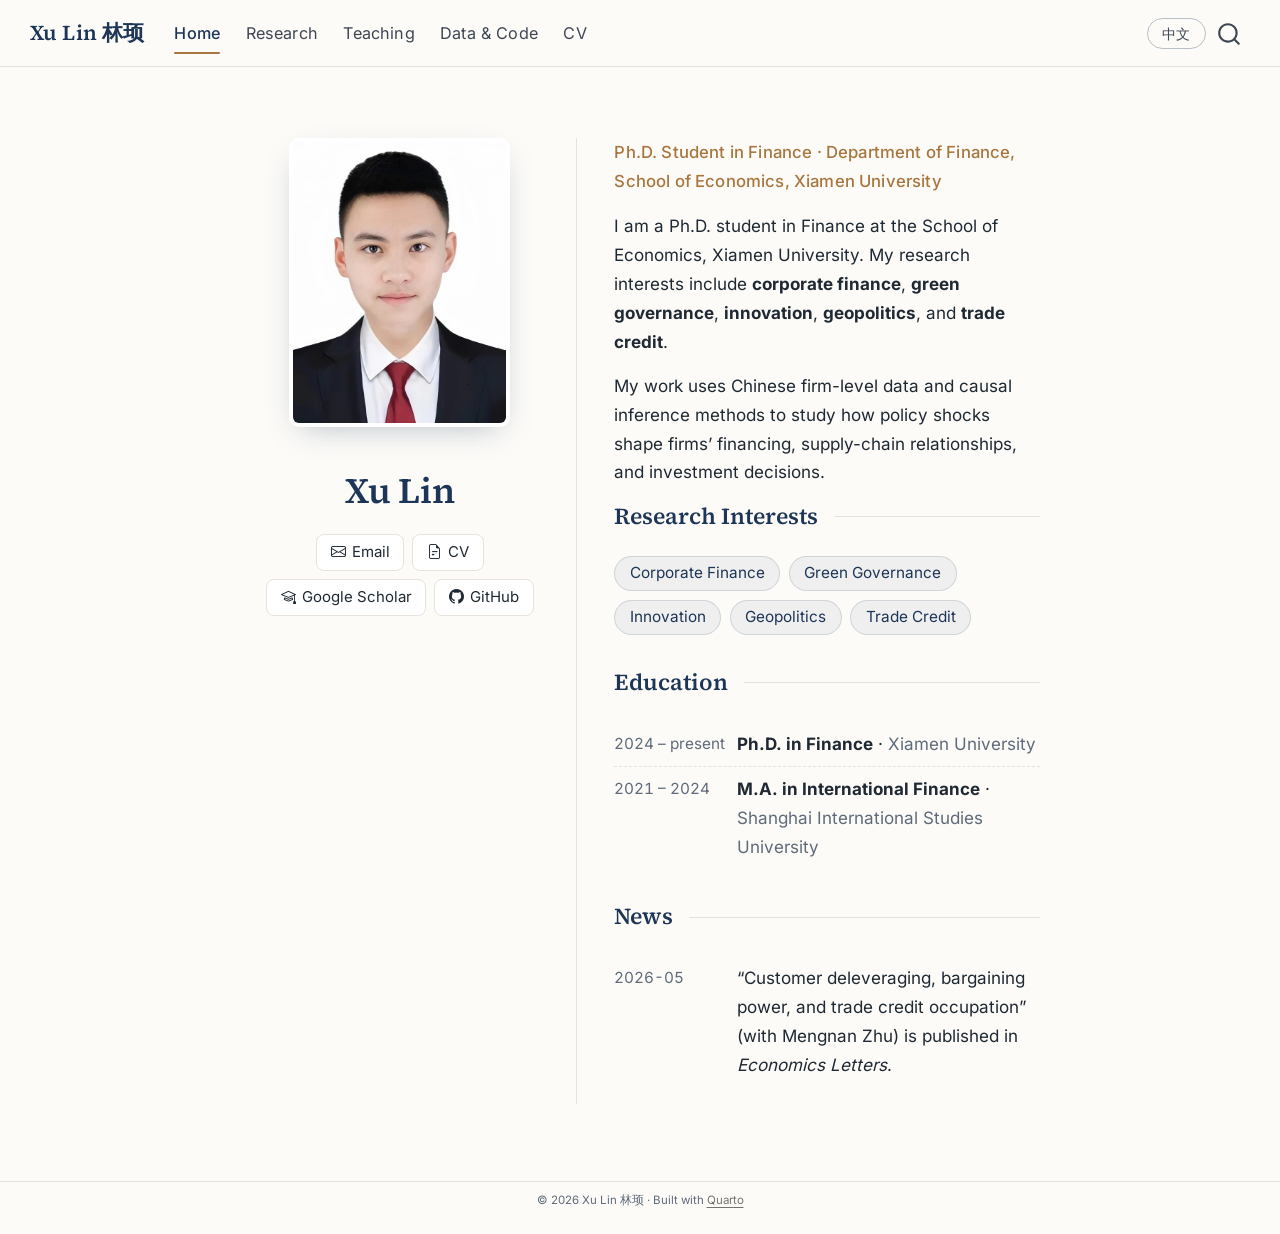
<file: docs/index.html>
<!DOCTYPE html>
<html xmlns="http://www.w3.org/1999/xhtml" lang="en" xml:lang="en"><head>

<meta charset="utf-8">
<meta name="generator" content="quarto-1.7.32">

<meta name="viewport" content="width=device-width, initial-scale=1.0, user-scalable=yes">


<title>Xu Lin | Finance, Xiamen University – Xu Lin 林顼</title>
<style>
code{white-space: pre-wrap;}
span.smallcaps{font-variant: small-caps;}
div.columns{display: flex; gap: min(4vw, 1.5em);}
div.column{flex: auto; overflow-x: auto;}
div.hanging-indent{margin-left: 1.5em; text-indent: -1.5em;}
ul.task-list{list-style: none;}
ul.task-list li input[type="checkbox"] {
  width: 0.8em;
  margin: 0 0.8em 0.2em -1em; /* quarto-specific, see https://github.com/quarto-dev/quarto-cli/issues/4556 */ 
  vertical-align: middle;
}
</style>


<script src="site_libs/quarto-nav/quarto-nav.js"></script>
<script src="site_libs/quarto-nav/headroom.min.js"></script>
<script src="site_libs/clipboard/clipboard.min.js"></script>
<script src="site_libs/quarto-search/autocomplete.umd.js"></script>
<script src="site_libs/quarto-search/fuse.min.js"></script>
<script src="site_libs/quarto-search/quarto-search.js"></script>
<meta name="quarto:offset" content="./">
<link href="./images/favicon.svg" rel="icon" type="image/svg+xml">
<script src="site_libs/quarto-html/quarto.js" type="module"></script>
<script src="site_libs/quarto-html/tabsets/tabsets.js" type="module"></script>
<script src="site_libs/quarto-html/popper.min.js"></script>
<script src="site_libs/quarto-html/tippy.umd.min.js"></script>
<link href="site_libs/quarto-html/tippy.css" rel="stylesheet">
<link href="site_libs/quarto-html/quarto-syntax-highlighting-37eea08aefeeee20ff55810ff984fec1.css" rel="stylesheet" id="quarto-text-highlighting-styles">
<script src="site_libs/bootstrap/bootstrap.min.js"></script>
<link href="site_libs/bootstrap/bootstrap-icons.css" rel="stylesheet">
<link href="site_libs/bootstrap/bootstrap-1c0b671b7806911411376e25a3329b81.min.css" rel="stylesheet" append-hash="true" id="quarto-bootstrap" data-mode="light">
<script id="quarto-search-options" type="application/json">{
  "location": "navbar",
  "copy-button": false,
  "collapse-after": 3,
  "panel-placement": "end",
  "type": "overlay",
  "limit": 50,
  "keyboard-shortcut": [
    "f",
    "/",
    "s"
  ],
  "show-item-context": false,
  "language": {
    "search-no-results-text": "No results",
    "search-matching-documents-text": "matching documents",
    "search-copy-link-title": "Copy link to search",
    "search-hide-matches-text": "Hide additional matches",
    "search-more-match-text": "more match in this document",
    "search-more-matches-text": "more matches in this document",
    "search-clear-button-title": "Clear",
    "search-text-placeholder": "",
    "search-detached-cancel-button-title": "Cancel",
    "search-submit-button-title": "Submit",
    "search-label": "Search"
  }
}</script>
<style>html{ scroll-behavior: smooth; }</style>


</head>

<body class="nav-fixed fullcontent quarto-light">

<div id="quarto-search-results"></div>
  <header id="quarto-header" class="headroom fixed-top">
    <nav class="navbar navbar-expand-lg " data-bs-theme="dark">
      <div class="navbar-container container-fluid">
      <div class="navbar-brand-container mx-auto">
    <a class="navbar-brand" href="./index.html">
    <span class="navbar-title">Xu Lin 林顼</span>
    </a>
  </div>
            <div id="quarto-search" class="" title="Search"></div>
          <button class="navbar-toggler" type="button" data-bs-toggle="collapse" data-bs-target="#navbarCollapse" aria-controls="navbarCollapse" role="menu" aria-expanded="false" aria-label="Toggle navigation" onclick="if (window.quartoToggleHeadroom) { window.quartoToggleHeadroom(); }">
  <span class="navbar-toggler-icon"></span>
</button>
          <div class="collapse navbar-collapse" id="navbarCollapse">
            <ul class="navbar-nav navbar-nav-scroll me-auto">
  <li class="nav-item">
    <a class="nav-link active" href="./index.html" aria-current="page"> 
<span class="menu-text">Home</span></a>
  </li>  
  <li class="nav-item">
    <a class="nav-link" href="./research.html"> 
<span class="menu-text">Research</span></a>
  </li>  
  <li class="nav-item">
    <a class="nav-link" href="./teaching.html"> 
<span class="menu-text">Teaching</span></a>
  </li>  
  <li class="nav-item">
    <a class="nav-link" href="./code.html"> 
<span class="menu-text">Data &amp; Code</span></a>
  </li>  
  <li class="nav-item">
    <a class="nav-link" href="./cv.html"> 
<span class="menu-text">CV</span></a>
  </li>  
  <li class="nav-item">
    <a class="nav-link" href="./zh/index.html"> 
<span class="menu-text">首页</span></a>
  </li>  
  <li class="nav-item">
    <a class="nav-link" href="./zh/research.html"> 
<span class="menu-text">研究</span></a>
  </li>  
  <li class="nav-item">
    <a class="nav-link" href="./zh/teaching.html"> 
<span class="menu-text">教学</span></a>
  </li>  
  <li class="nav-item">
    <a class="nav-link" href="./zh/code.html"> 
<span class="menu-text">数据与代码</span></a>
  </li>  
  <li class="nav-item">
    <a class="nav-link" href="./zh/cv.html"> 
<span class="menu-text">简历</span></a>
  </li>  
</ul>
            <ul class="navbar-nav navbar-nav-scroll ms-auto">
  <li class="nav-item">
    <a class="nav-link" href="./zh/index.html#lang-zh"> 
<span class="menu-text">中文</span></a>
  </li>  
  <li class="nav-item">
    <a class="nav-link" href="./index.html#lang-en"> 
<span class="menu-text">English</span></a>
  </li>  
</ul>
          </div> <!-- /navcollapse -->
            <div class="quarto-navbar-tools">
</div>
      </div> <!-- /container-fluid -->
    </nav>
</header>
<!-- content -->
<div id="quarto-content" class="quarto-container page-columns page-rows-contents page-layout-article page-navbar">
<!-- sidebar -->
<!-- margin-sidebar -->
    
<!-- main -->
<div class="quarto-about-trestles">
  <div class="about-entity">
    <img src="images/profile.jpg" class="about-image
  rectangle " style="width: 13em;">
<header id="title-block-header" class="quarto-title-block default">
<div class="quarto-title">
<h1 class="title">Xu Lin</h1>
</div>
<div class="quarto-title-meta">
  </div>
</header>
    <div class="about-links">
  <a href="mailto:15606089705@163.com" class="about-link" rel="" target="">
    <i class="bi bi-envelope"></i>
     <span class="about-link-text">Email</span>
  </a>
  <a href="/files/cv-en.pdf" class="about-link" rel="" target="">
    <i class="bi bi-file-earmark-text"></i>
     <span class="about-link-text">CV</span>
  </a>
  <a href="https://scholar.google.com/" class="about-link" rel="" target="">
    <i class="bi bi-mortarboard"></i>
     <span class="about-link-text">Google Scholar</span>
  </a>
  <a href="https://github.com/linixity" class="about-link" rel="" target="">
    <i class="bi bi-github"></i>
     <span class="about-link-text">GitHub</span>
  </a>
</div>
  </div>
  <div class="about-contents"><main class="content" id="quarto-document-content">
<div class="role">
<p>Ph.D.&nbsp;Student in Finance · Department of Finance, School of Economics, Xiamen University</p>
</div>
<p>I am a Ph.D.&nbsp;student in Finance at the School of Economics, Xiamen University. My research interests include <strong>corporate finance</strong>, <strong>green governance</strong>, <strong>innovation</strong>, <strong>geopolitics</strong>, and <strong>trade credit</strong>.</p>
<!-- 用两三句话介绍你的研究问题和方法。下面是写法示例，可以直接改。 -->
<p>My work uses Chinese firm-level data and causal inference methods to study how policy shocks shape firms’ financing, supply-chain relationships, and investment decisions.</p>
<section id="research-interests" class="level2">
<h2 data-anchor-id="research-interests">Research Interests</h2>
<div class="tags">
<p><span class="tag">Corporate Finance</span> <span class="tag">Green Governance</span> <span class="tag">Innovation</span> <span class="tag">Geopolitics</span> <span class="tag">Trade Credit</span></p>
</div>
</section>
<section id="education" class="level2">
<h2 data-anchor-id="education">Education</h2>
<div class="timeline">
<ul>
<li><span class="date">2024 – present</span> <strong>Ph.D.&nbsp;in Finance</strong> · <span class="inst">Xiamen University</span></li>
<li><span class="date">2021 – 2024</span> <strong>M.A.&nbsp;in International Finance</strong> · <span class="inst">Shanghai International Studies University</span></li>
</ul>
</div>
</section>
<section id="news" class="level2">
<h2 data-anchor-id="news">News</h2>
<div class="news">
<ul>
<li><span class="date">2026-05</span> “Customer deleveraging, bargaining power, and trade credit occupation” (with Mengnan Zhu) is published in <em>Economics Letters</em>.</li>
</ul>
</div>


</section>
</main></div>
</div>
 <!-- /main -->
<script>
// 语言切换：把「中文 / English」按钮指向当前页面的另一语言版本
// 例：/research.html <-> /zh/research.html
// 按钮的 href 保留 #lang-zh / #lang-en 标记，供 styles.scss 识别；目标页面会忽略这个标记。
(function () {
  var m = window.location.pathname.match(/^(.*?\/)(zh\/)?([^\/]*)$/);
  if (!m) return;
  var base = m[1], page = m[3] || "index.html";
  document.querySelectorAll('.navbar a.nav-link[href*="#lang-zh"]').forEach(function (a) {
    a.href = base + "zh/" + page + "#lang-zh"; a.title = "中文版"; a.lang = "zh";
  });
  document.querySelectorAll('.navbar a.nav-link[href*="#lang-en"]').forEach(function (a) {
    a.href = base + page + "#lang-en"; a.title = "English version"; a.lang = "en";
  });
})();
</script>
<script id="quarto-html-after-body" type="application/javascript">
  window.document.addEventListener("DOMContentLoaded", function (event) {
    const isCodeAnnotation = (el) => {
      for (const clz of el.classList) {
        if (clz.startsWith('code-annotation-')) {                     
          return true;
        }
      }
      return false;
    }
    const onCopySuccess = function(e) {
      // button target
      const button = e.trigger;
      // don't keep focus
      button.blur();
      // flash "checked"
      button.classList.add('code-copy-button-checked');
      var currentTitle = button.getAttribute("title");
      button.setAttribute("title", "Copied!");
      let tooltip;
      if (window.bootstrap) {
        button.setAttribute("data-bs-toggle", "tooltip");
        button.setAttribute("data-bs-placement", "left");
        button.setAttribute("data-bs-title", "Copied!");
        tooltip = new bootstrap.Tooltip(button, 
          { trigger: "manual", 
            customClass: "code-copy-button-tooltip",
            offset: [0, -8]});
        tooltip.show();    
      }
      setTimeout(function() {
        if (tooltip) {
          tooltip.hide();
          button.removeAttribute("data-bs-title");
          button.removeAttribute("data-bs-toggle");
          button.removeAttribute("data-bs-placement");
        }
        button.setAttribute("title", currentTitle);
        button.classList.remove('code-copy-button-checked');
      }, 1000);
      // clear code selection
      e.clearSelection();
    }
    const getTextToCopy = function(trigger) {
        const codeEl = trigger.previousElementSibling.cloneNode(true);
        for (const childEl of codeEl.children) {
          if (isCodeAnnotation(childEl)) {
            childEl.remove();
          }
        }
        return codeEl.innerText;
    }
    const clipboard = new window.ClipboardJS('.code-copy-button:not([data-in-quarto-modal])', {
      text: getTextToCopy
    });
    clipboard.on('success', onCopySuccess);
    if (window.document.getElementById('quarto-embedded-source-code-modal')) {
      const clipboardModal = new window.ClipboardJS('.code-copy-button[data-in-quarto-modal]', {
        text: getTextToCopy,
        container: window.document.getElementById('quarto-embedded-source-code-modal')
      });
      clipboardModal.on('success', onCopySuccess);
    }
      var localhostRegex = new RegExp(/^(?:http|https):\/\/localhost\:?[0-9]*\//);
      var mailtoRegex = new RegExp(/^mailto:/);
        var filterRegex = new RegExp("https:\/\/linixity\.github\.io");
      var isInternal = (href) => {
          return filterRegex.test(href) || localhostRegex.test(href) || mailtoRegex.test(href);
      }
      // Inspect non-navigation links and adorn them if external
     var links = window.document.querySelectorAll('a[href]:not(.nav-link):not(.navbar-brand):not(.toc-action):not(.sidebar-link):not(.sidebar-item-toggle):not(.pagination-link):not(.no-external):not([aria-hidden]):not(.dropdown-item):not(.quarto-navigation-tool):not(.about-link)');
      for (var i=0; i<links.length; i++) {
        const link = links[i];
        if (!isInternal(link.href)) {
          // undo the damage that might have been done by quarto-nav.js in the case of
          // links that we want to consider external
          if (link.dataset.originalHref !== undefined) {
            link.href = link.dataset.originalHref;
          }
        }
      }
    function tippyHover(el, contentFn, onTriggerFn, onUntriggerFn) {
      const config = {
        allowHTML: true,
        maxWidth: 500,
        delay: 100,
        arrow: false,
        appendTo: function(el) {
            return el.parentElement;
        },
        interactive: true,
        interactiveBorder: 10,
        theme: 'quarto',
        placement: 'bottom-start',
      };
      if (contentFn) {
        config.content = contentFn;
      }
      if (onTriggerFn) {
        config.onTrigger = onTriggerFn;
      }
      if (onUntriggerFn) {
        config.onUntrigger = onUntriggerFn;
      }
      window.tippy(el, config); 
    }
    const noterefs = window.document.querySelectorAll('a[role="doc-noteref"]');
    for (var i=0; i<noterefs.length; i++) {
      const ref = noterefs[i];
      tippyHover(ref, function() {
        // use id or data attribute instead here
        let href = ref.getAttribute('data-footnote-href') || ref.getAttribute('href');
        try { href = new URL(href).hash; } catch {}
        const id = href.replace(/^#\/?/, "");
        const note = window.document.getElementById(id);
        if (note) {
          return note.innerHTML;
        } else {
          return "";
        }
      });
    }
    const xrefs = window.document.querySelectorAll('a.quarto-xref');
    const processXRef = (id, note) => {
      // Strip column container classes
      const stripColumnClz = (el) => {
        el.classList.remove("page-full", "page-columns");
        if (el.children) {
          for (const child of el.children) {
            stripColumnClz(child);
          }
        }
      }
      stripColumnClz(note)
      if (id === null || id.startsWith('sec-')) {
        // Special case sections, only their first couple elements
        const container = document.createElement("div");
        if (note.children && note.children.length > 2) {
          container.appendChild(note.children[0].cloneNode(true));
          for (let i = 1; i < note.children.length; i++) {
            const child = note.children[i];
            if (child.tagName === "P" && child.innerText === "") {
              continue;
            } else {
              container.appendChild(child.cloneNode(true));
              break;
            }
          }
          if (window.Quarto?.typesetMath) {
            window.Quarto.typesetMath(container);
          }
          return container.innerHTML
        } else {
          if (window.Quarto?.typesetMath) {
            window.Quarto.typesetMath(note);
          }
          return note.innerHTML;
        }
      } else {
        // Remove any anchor links if they are present
        const anchorLink = note.querySelector('a.anchorjs-link');
        if (anchorLink) {
          anchorLink.remove();
        }
        if (window.Quarto?.typesetMath) {
          window.Quarto.typesetMath(note);
        }
        if (note.classList.contains("callout")) {
          return note.outerHTML;
        } else {
          return note.innerHTML;
        }
      }
    }
    for (var i=0; i<xrefs.length; i++) {
      const xref = xrefs[i];
      tippyHover(xref, undefined, function(instance) {
        instance.disable();
        let url = xref.getAttribute('href');
        let hash = undefined; 
        if (url.startsWith('#')) {
          hash = url;
        } else {
          try { hash = new URL(url).hash; } catch {}
        }
        if (hash) {
          const id = hash.replace(/^#\/?/, "");
          const note = window.document.getElementById(id);
          if (note !== null) {
            try {
              const html = processXRef(id, note.cloneNode(true));
              instance.setContent(html);
            } finally {
              instance.enable();
              instance.show();
            }
          } else {
            // See if we can fetch this
            fetch(url.split('#')[0])
            .then(res => res.text())
            .then(html => {
              const parser = new DOMParser();
              const htmlDoc = parser.parseFromString(html, "text/html");
              const note = htmlDoc.getElementById(id);
              if (note !== null) {
                const html = processXRef(id, note);
                instance.setContent(html);
              } 
            }).finally(() => {
              instance.enable();
              instance.show();
            });
          }
        } else {
          // See if we can fetch a full url (with no hash to target)
          // This is a special case and we should probably do some content thinning / targeting
          fetch(url)
          .then(res => res.text())
          .then(html => {
            const parser = new DOMParser();
            const htmlDoc = parser.parseFromString(html, "text/html");
            const note = htmlDoc.querySelector('main.content');
            if (note !== null) {
              // This should only happen for chapter cross references
              // (since there is no id in the URL)
              // remove the first header
              if (note.children.length > 0 && note.children[0].tagName === "HEADER") {
                note.children[0].remove();
              }
              const html = processXRef(null, note);
              instance.setContent(html);
            } 
          }).finally(() => {
            instance.enable();
            instance.show();
          });
        }
      }, function(instance) {
      });
    }
        let selectedAnnoteEl;
        const selectorForAnnotation = ( cell, annotation) => {
          let cellAttr = 'data-code-cell="' + cell + '"';
          let lineAttr = 'data-code-annotation="' +  annotation + '"';
          const selector = 'span[' + cellAttr + '][' + lineAttr + ']';
          return selector;
        }
        const selectCodeLines = (annoteEl) => {
          const doc = window.document;
          const targetCell = annoteEl.getAttribute("data-target-cell");
          const targetAnnotation = annoteEl.getAttribute("data-target-annotation");
          const annoteSpan = window.document.querySelector(selectorForAnnotation(targetCell, targetAnnotation));
          const lines = annoteSpan.getAttribute("data-code-lines").split(",");
          const lineIds = lines.map((line) => {
            return targetCell + "-" + line;
          })
          let top = null;
          let height = null;
          let parent = null;
          if (lineIds.length > 0) {
              //compute the position of the single el (top and bottom and make a div)
              const el = window.document.getElementById(lineIds[0]);
              top = el.offsetTop;
              height = el.offsetHeight;
              parent = el.parentElement.parentElement;
            if (lineIds.length > 1) {
              const lastEl = window.document.getElementById(lineIds[lineIds.length - 1]);
              const bottom = lastEl.offsetTop + lastEl.offsetHeight;
              height = bottom - top;
            }
            if (top !== null && height !== null && parent !== null) {
              // cook up a div (if necessary) and position it 
              let div = window.document.getElementById("code-annotation-line-highlight");
              if (div === null) {
                div = window.document.createElement("div");
                div.setAttribute("id", "code-annotation-line-highlight");
                div.style.position = 'absolute';
                parent.appendChild(div);
              }
              div.style.top = top - 2 + "px";
              div.style.height = height + 4 + "px";
              div.style.left = 0;
              let gutterDiv = window.document.getElementById("code-annotation-line-highlight-gutter");
              if (gutterDiv === null) {
                gutterDiv = window.document.createElement("div");
                gutterDiv.setAttribute("id", "code-annotation-line-highlight-gutter");
                gutterDiv.style.position = 'absolute';
                const codeCell = window.document.getElementById(targetCell);
                const gutter = codeCell.querySelector('.code-annotation-gutter');
                gutter.appendChild(gutterDiv);
              }
              gutterDiv.style.top = top - 2 + "px";
              gutterDiv.style.height = height + 4 + "px";
            }
            selectedAnnoteEl = annoteEl;
          }
        };
        const unselectCodeLines = () => {
          const elementsIds = ["code-annotation-line-highlight", "code-annotation-line-highlight-gutter"];
          elementsIds.forEach((elId) => {
            const div = window.document.getElementById(elId);
            if (div) {
              div.remove();
            }
          });
          selectedAnnoteEl = undefined;
        };
          // Handle positioning of the toggle
      window.addEventListener(
        "resize",
        throttle(() => {
          elRect = undefined;
          if (selectedAnnoteEl) {
            selectCodeLines(selectedAnnoteEl);
          }
        }, 10)
      );
      function throttle(fn, ms) {
      let throttle = false;
      let timer;
        return (...args) => {
          if(!throttle) { // first call gets through
              fn.apply(this, args);
              throttle = true;
          } else { // all the others get throttled
              if(timer) clearTimeout(timer); // cancel #2
              timer = setTimeout(() => {
                fn.apply(this, args);
                timer = throttle = false;
              }, ms);
          }
        };
      }
        // Attach click handler to the DT
        const annoteDls = window.document.querySelectorAll('dt[data-target-cell]');
        for (const annoteDlNode of annoteDls) {
          annoteDlNode.addEventListener('click', (event) => {
            const clickedEl = event.target;
            if (clickedEl !== selectedAnnoteEl) {
              unselectCodeLines();
              const activeEl = window.document.querySelector('dt[data-target-cell].code-annotation-active');
              if (activeEl) {
                activeEl.classList.remove('code-annotation-active');
              }
              selectCodeLines(clickedEl);
              clickedEl.classList.add('code-annotation-active');
            } else {
              // Unselect the line
              unselectCodeLines();
              clickedEl.classList.remove('code-annotation-active');
            }
          });
        }
    const findCites = (el) => {
      const parentEl = el.parentElement;
      if (parentEl) {
        const cites = parentEl.dataset.cites;
        if (cites) {
          return {
            el,
            cites: cites.split(' ')
          };
        } else {
          return findCites(el.parentElement)
        }
      } else {
        return undefined;
      }
    };
    var bibliorefs = window.document.querySelectorAll('a[role="doc-biblioref"]');
    for (var i=0; i<bibliorefs.length; i++) {
      const ref = bibliorefs[i];
      const citeInfo = findCites(ref);
      if (citeInfo) {
        tippyHover(citeInfo.el, function() {
          var popup = window.document.createElement('div');
          citeInfo.cites.forEach(function(cite) {
            var citeDiv = window.document.createElement('div');
            citeDiv.classList.add('hanging-indent');
            citeDiv.classList.add('csl-entry');
            var biblioDiv = window.document.getElementById('ref-' + cite);
            if (biblioDiv) {
              citeDiv.innerHTML = biblioDiv.innerHTML;
            }
            popup.appendChild(citeDiv);
          });
          return popup.innerHTML;
        });
      }
    }
  });
  </script>
</div> <!-- /content -->
<footer class="footer">
  <div class="nav-footer">
    <div class="nav-footer-left">
      &nbsp;
    </div>   
    <div class="nav-footer-center">
<p>© 2026 Xu Lin 林顼 · Built with <a href="https://quarto.org">Quarto</a></p>
</div>
    <div class="nav-footer-right">
      &nbsp;
    </div>
  </div>
</footer>




<script src="site_libs/quarto-html/zenscroll-min.js"></script>
</body></html>
</file>
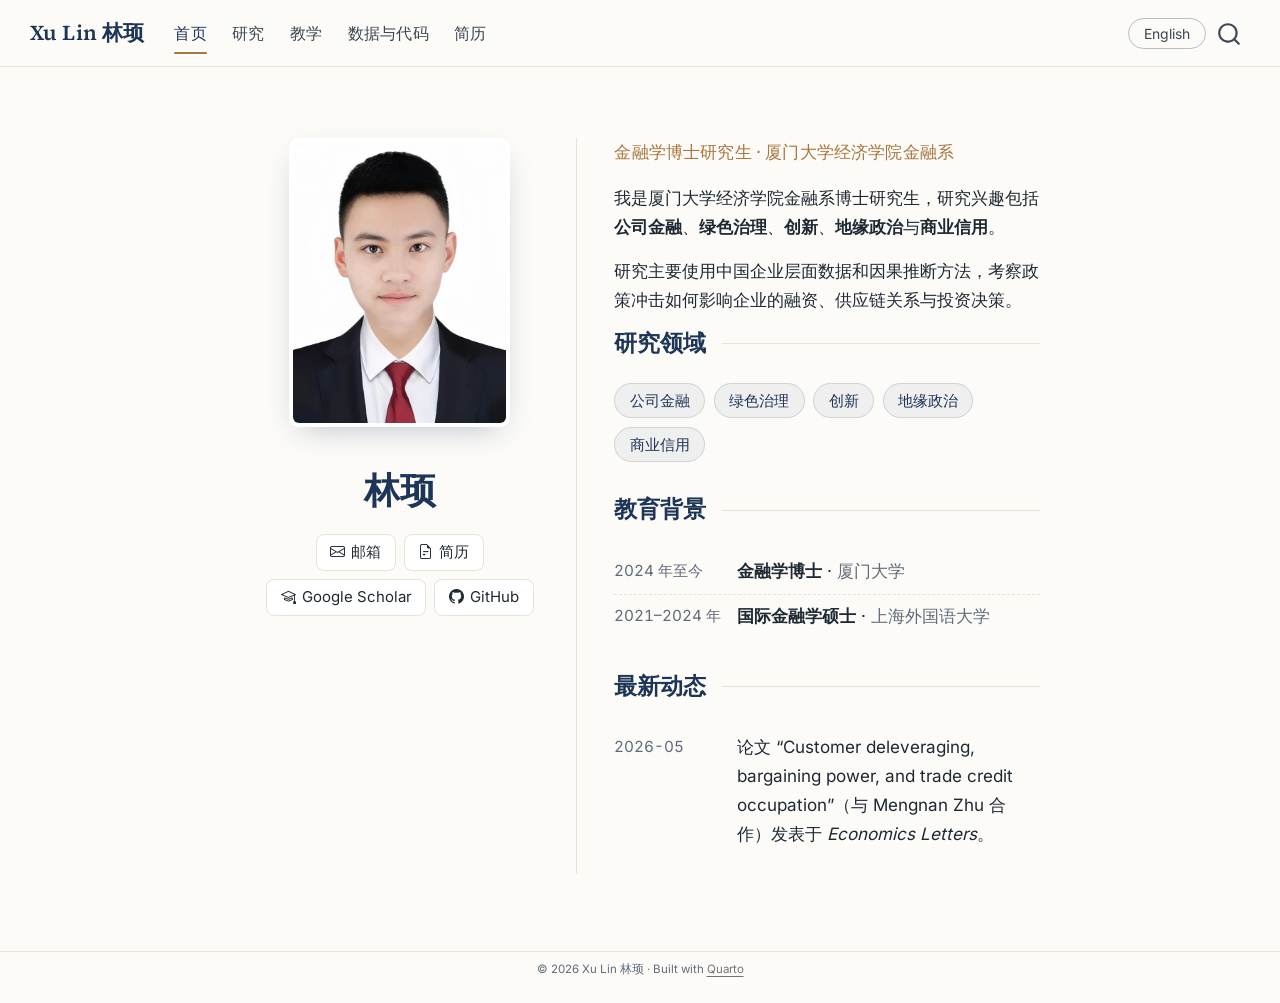
<file: docs/zh/index.html>
<!DOCTYPE html>
<html xmlns="http://www.w3.org/1999/xhtml" lang="zh-Hans" xml:lang="zh-Hans"><head>

<meta charset="utf-8">
<meta name="generator" content="quarto-1.7.32">

<meta name="viewport" content="width=device-width, initial-scale=1.0, user-scalable=yes">


<title>林顼 | 厦门大学金融系 – Xu Lin 林顼</title>
<style>
code{white-space: pre-wrap;}
span.smallcaps{font-variant: small-caps;}
div.columns{display: flex; gap: min(4vw, 1.5em);}
div.column{flex: auto; overflow-x: auto;}
div.hanging-indent{margin-left: 1.5em; text-indent: -1.5em;}
ul.task-list{list-style: none;}
ul.task-list li input[type="checkbox"] {
  width: 0.8em;
  margin: 0 0.8em 0.2em -1em; /* quarto-specific, see https://github.com/quarto-dev/quarto-cli/issues/4556 */ 
  vertical-align: middle;
}
</style>


<script src="../site_libs/quarto-nav/quarto-nav.js"></script>
<script src="../site_libs/quarto-nav/headroom.min.js"></script>
<script src="../site_libs/clipboard/clipboard.min.js"></script>
<script src="../site_libs/quarto-search/autocomplete.umd.js"></script>
<script src="../site_libs/quarto-search/fuse.min.js"></script>
<script src="../site_libs/quarto-search/quarto-search.js"></script>
<meta name="quarto:offset" content="../">
<link href="../images/favicon.svg" rel="icon" type="image/svg+xml">
<script src="../site_libs/quarto-html/quarto.js" type="module"></script>
<script src="../site_libs/quarto-html/tabsets/tabsets.js" type="module"></script>
<script src="../site_libs/quarto-html/popper.min.js"></script>
<script src="../site_libs/quarto-html/tippy.umd.min.js"></script>
<link href="../site_libs/quarto-html/tippy.css" rel="stylesheet">
<link href="../site_libs/quarto-html/quarto-syntax-highlighting-37eea08aefeeee20ff55810ff984fec1.css" rel="stylesheet" id="quarto-text-highlighting-styles">
<script src="../site_libs/bootstrap/bootstrap.min.js"></script>
<link href="../site_libs/bootstrap/bootstrap-icons.css" rel="stylesheet">
<link href="../site_libs/bootstrap/bootstrap-1c0b671b7806911411376e25a3329b81.min.css" rel="stylesheet" append-hash="true" id="quarto-bootstrap" data-mode="light">
<script id="quarto-search-options" type="application/json">{
  "location": "navbar",
  "copy-button": false,
  "collapse-after": 3,
  "panel-placement": "end",
  "type": "overlay",
  "limit": 50,
  "keyboard-shortcut": [
    "f",
    "/",
    "s"
  ],
  "show-item-context": false,
  "language": {
    "search-no-results-text": "没有结果",
    "search-matching-documents-text": "匹配的文档",
    "search-copy-link-title": "复制搜索链接",
    "search-hide-matches-text": "隐藏其它匹配结果",
    "search-more-match-text": "更多匹配结果",
    "search-more-matches-text": "更多匹配结果",
    "search-clear-button-title": "清除",
    "search-text-placeholder": "",
    "search-detached-cancel-button-title": "取消",
    "search-submit-button-title": "提交",
    "search-label": "搜索"
  }
}</script>
<style>html{ scroll-behavior: smooth; }</style>


</head>

<body class="nav-fixed fullcontent quarto-light">

<div id="quarto-search-results"></div>
  <header id="quarto-header" class="headroom fixed-top">
    <nav class="navbar navbar-expand-lg " data-bs-theme="dark">
      <div class="navbar-container container-fluid">
      <div class="navbar-brand-container mx-auto">
    <a class="navbar-brand" href="../index.html">
    <span class="navbar-title">Xu Lin 林顼</span>
    </a>
  </div>
            <div id="quarto-search" class="" title="搜索"></div>
          <button class="navbar-toggler" type="button" data-bs-toggle="collapse" data-bs-target="#navbarCollapse" aria-controls="navbarCollapse" role="menu" aria-expanded="false" aria-label="展开或折叠导航栏" onclick="if (window.quartoToggleHeadroom) { window.quartoToggleHeadroom(); }">
  <span class="navbar-toggler-icon"></span>
</button>
          <div class="collapse navbar-collapse" id="navbarCollapse">
            <ul class="navbar-nav navbar-nav-scroll me-auto">
  <li class="nav-item">
    <a class="nav-link" href="../index.html"> 
<span class="menu-text">Home</span></a>
  </li>  
  <li class="nav-item">
    <a class="nav-link" href="../research.html"> 
<span class="menu-text">Research</span></a>
  </li>  
  <li class="nav-item">
    <a class="nav-link" href="../teaching.html"> 
<span class="menu-text">Teaching</span></a>
  </li>  
  <li class="nav-item">
    <a class="nav-link" href="../code.html"> 
<span class="menu-text">Data &amp; Code</span></a>
  </li>  
  <li class="nav-item">
    <a class="nav-link" href="../cv.html"> 
<span class="menu-text">CV</span></a>
  </li>  
  <li class="nav-item">
    <a class="nav-link active" href="../zh/index.html" aria-current="page"> 
<span class="menu-text">首页</span></a>
  </li>  
  <li class="nav-item">
    <a class="nav-link" href="../zh/research.html"> 
<span class="menu-text">研究</span></a>
  </li>  
  <li class="nav-item">
    <a class="nav-link" href="../zh/teaching.html"> 
<span class="menu-text">教学</span></a>
  </li>  
  <li class="nav-item">
    <a class="nav-link" href="../zh/code.html"> 
<span class="menu-text">数据与代码</span></a>
  </li>  
  <li class="nav-item">
    <a class="nav-link" href="../zh/cv.html"> 
<span class="menu-text">简历</span></a>
  </li>  
</ul>
            <ul class="navbar-nav navbar-nav-scroll ms-auto">
  <li class="nav-item">
    <a class="nav-link" href="../zh/index.html#lang-zh"> 
<span class="menu-text">中文</span></a>
  </li>  
  <li class="nav-item">
    <a class="nav-link" href="../index.html#lang-en"> 
<span class="menu-text">English</span></a>
  </li>  
</ul>
          </div> <!-- /navcollapse -->
            <div class="quarto-navbar-tools">
</div>
      </div> <!-- /container-fluid -->
    </nav>
</header>
<!-- content -->
<div id="quarto-content" class="quarto-container page-columns page-rows-contents page-layout-article page-navbar">
<!-- sidebar -->
<!-- margin-sidebar -->
    
<!-- main -->
<div class="quarto-about-trestles">
  <div class="about-entity">
    <img src="../images/profile.jpg" class="about-image
  rectangle " style="width: 13em;">
<header id="title-block-header" class="quarto-title-block default">
<div class="quarto-title">
<h1 class="title">林顼</h1>
</div>
<div class="quarto-title-meta">
  </div>
</header>
    <div class="about-links">
  <a href="mailto:15606089705@163.com" class="about-link" rel="" target="">
    <i class="bi bi-envelope"></i>
     <span class="about-link-text">邮箱</span>
  </a>
  <a href="/../files/cv-zh.pdf" class="about-link" rel="" target="">
    <i class="bi bi-file-earmark-text"></i>
     <span class="about-link-text">简历</span>
  </a>
  <a href="https://scholar.google.com/" class="about-link" rel="" target="">
    <i class="bi bi-mortarboard"></i>
     <span class="about-link-text">Google Scholar</span>
  </a>
  <a href="https://github.com/linixity" class="about-link" rel="" target="">
    <i class="bi bi-github"></i>
     <span class="about-link-text">GitHub</span>
  </a>
</div>
  </div>
  <div class="about-contents"><main class="content" id="quarto-document-content">
<div class="role">
<p>金融学博士研究生 · 厦门大学经济学院金融系</p>
</div>
<p>我是厦门大学经济学院金融系博士研究生，研究兴趣包括<strong>公司金融</strong>、<strong>绿色治理</strong>、<strong>创新</strong>、<strong>地缘政治</strong>与<strong>商业信用</strong>。</p>
<!-- 用两三句话介绍你的研究问题和方法。下面是写法示例，可以直接改。 -->
<p>研究主要使用中国企业层面数据和因果推断方法，考察政策冲击如何影响企业的融资、供应链关系与投资决策。</p>
<section id="研究领域" class="level2">
<h2 data-anchor-id="研究领域">研究领域</h2>
<div class="tags">
<p><span class="tag">公司金融</span> <span class="tag">绿色治理</span> <span class="tag">创新</span> <span class="tag">地缘政治</span> <span class="tag">商业信用</span></p>
</div>
</section>
<section id="教育背景" class="level2">
<h2 data-anchor-id="教育背景">教育背景</h2>
<div class="timeline">
<ul>
<li><span class="date">2024 年至今</span> <strong>金融学博士</strong> · <span class="inst">厦门大学</span></li>
<li><span class="date">2021–2024 年</span> <strong>国际金融学硕士</strong> · <span class="inst">上海外国语大学</span></li>
</ul>
</div>
</section>
<section id="最新动态" class="level2">
<h2 data-anchor-id="最新动态">最新动态</h2>
<div class="news">
<ul>
<li><span class="date">2026-05</span> 论文 “Customer deleveraging, bargaining power, and trade credit occupation”（与 Mengnan Zhu 合作）发表于 <em>Economics Letters</em>。</li>
</ul>
</div>


</section>
</main></div>
</div>
 <!-- /main -->
<script>
// 语言切换：把「中文 / English」按钮指向当前页面的另一语言版本
// 例：/research.html <-> /zh/research.html
// 按钮的 href 保留 #lang-zh / #lang-en 标记，供 styles.scss 识别；目标页面会忽略这个标记。
(function () {
  var m = window.location.pathname.match(/^(.*?\/)(zh\/)?([^\/]*)$/);
  if (!m) return;
  var base = m[1], page = m[3] || "index.html";
  document.querySelectorAll('.navbar a.nav-link[href*="#lang-zh"]').forEach(function (a) {
    a.href = base + "zh/" + page + "#lang-zh"; a.title = "中文版"; a.lang = "zh";
  });
  document.querySelectorAll('.navbar a.nav-link[href*="#lang-en"]').forEach(function (a) {
    a.href = base + page + "#lang-en"; a.title = "English version"; a.lang = "en";
  });
})();
</script>
<script id="quarto-html-after-body" type="application/javascript">
  window.document.addEventListener("DOMContentLoaded", function (event) {
    const isCodeAnnotation = (el) => {
      for (const clz of el.classList) {
        if (clz.startsWith('code-annotation-')) {                     
          return true;
        }
      }
      return false;
    }
    const onCopySuccess = function(e) {
      // button target
      const button = e.trigger;
      // don't keep focus
      button.blur();
      // flash "checked"
      button.classList.add('code-copy-button-checked');
      var currentTitle = button.getAttribute("title");
      button.setAttribute("title", "已复制");
      let tooltip;
      if (window.bootstrap) {
        button.setAttribute("data-bs-toggle", "tooltip");
        button.setAttribute("data-bs-placement", "left");
        button.setAttribute("data-bs-title", "已复制");
        tooltip = new bootstrap.Tooltip(button, 
          { trigger: "manual", 
            customClass: "code-copy-button-tooltip",
            offset: [0, -8]});
        tooltip.show();    
      }
      setTimeout(function() {
        if (tooltip) {
          tooltip.hide();
          button.removeAttribute("data-bs-title");
          button.removeAttribute("data-bs-toggle");
          button.removeAttribute("data-bs-placement");
        }
        button.setAttribute("title", currentTitle);
        button.classList.remove('code-copy-button-checked');
      }, 1000);
      // clear code selection
      e.clearSelection();
    }
    const getTextToCopy = function(trigger) {
        const codeEl = trigger.previousElementSibling.cloneNode(true);
        for (const childEl of codeEl.children) {
          if (isCodeAnnotation(childEl)) {
            childEl.remove();
          }
        }
        return codeEl.innerText;
    }
    const clipboard = new window.ClipboardJS('.code-copy-button:not([data-in-quarto-modal])', {
      text: getTextToCopy
    });
    clipboard.on('success', onCopySuccess);
    if (window.document.getElementById('quarto-embedded-source-code-modal')) {
      const clipboardModal = new window.ClipboardJS('.code-copy-button[data-in-quarto-modal]', {
        text: getTextToCopy,
        container: window.document.getElementById('quarto-embedded-source-code-modal')
      });
      clipboardModal.on('success', onCopySuccess);
    }
      var localhostRegex = new RegExp(/^(?:http|https):\/\/localhost\:?[0-9]*\//);
      var mailtoRegex = new RegExp(/^mailto:/);
        var filterRegex = new RegExp("https:\/\/linixity\.github\.io");
      var isInternal = (href) => {
          return filterRegex.test(href) || localhostRegex.test(href) || mailtoRegex.test(href);
      }
      // Inspect non-navigation links and adorn them if external
     var links = window.document.querySelectorAll('a[href]:not(.nav-link):not(.navbar-brand):not(.toc-action):not(.sidebar-link):not(.sidebar-item-toggle):not(.pagination-link):not(.no-external):not([aria-hidden]):not(.dropdown-item):not(.quarto-navigation-tool):not(.about-link)');
      for (var i=0; i<links.length; i++) {
        const link = links[i];
        if (!isInternal(link.href)) {
          // undo the damage that might have been done by quarto-nav.js in the case of
          // links that we want to consider external
          if (link.dataset.originalHref !== undefined) {
            link.href = link.dataset.originalHref;
          }
        }
      }
    function tippyHover(el, contentFn, onTriggerFn, onUntriggerFn) {
      const config = {
        allowHTML: true,
        maxWidth: 500,
        delay: 100,
        arrow: false,
        appendTo: function(el) {
            return el.parentElement;
        },
        interactive: true,
        interactiveBorder: 10,
        theme: 'quarto',
        placement: 'bottom-start',
      };
      if (contentFn) {
        config.content = contentFn;
      }
      if (onTriggerFn) {
        config.onTrigger = onTriggerFn;
      }
      if (onUntriggerFn) {
        config.onUntrigger = onUntriggerFn;
      }
      window.tippy(el, config); 
    }
    const noterefs = window.document.querySelectorAll('a[role="doc-noteref"]');
    for (var i=0; i<noterefs.length; i++) {
      const ref = noterefs[i];
      tippyHover(ref, function() {
        // use id or data attribute instead here
        let href = ref.getAttribute('data-footnote-href') || ref.getAttribute('href');
        try { href = new URL(href).hash; } catch {}
        const id = href.replace(/^#\/?/, "");
        const note = window.document.getElementById(id);
        if (note) {
          return note.innerHTML;
        } else {
          return "";
        }
      });
    }
    const xrefs = window.document.querySelectorAll('a.quarto-xref');
    const processXRef = (id, note) => {
      // Strip column container classes
      const stripColumnClz = (el) => {
        el.classList.remove("page-full", "page-columns");
        if (el.children) {
          for (const child of el.children) {
            stripColumnClz(child);
          }
        }
      }
      stripColumnClz(note)
      if (id === null || id.startsWith('sec-')) {
        // Special case sections, only their first couple elements
        const container = document.createElement("div");
        if (note.children && note.children.length > 2) {
          container.appendChild(note.children[0].cloneNode(true));
          for (let i = 1; i < note.children.length; i++) {
            const child = note.children[i];
            if (child.tagName === "P" && child.innerText === "") {
              continue;
            } else {
              container.appendChild(child.cloneNode(true));
              break;
            }
          }
          if (window.Quarto?.typesetMath) {
            window.Quarto.typesetMath(container);
          }
          return container.innerHTML
        } else {
          if (window.Quarto?.typesetMath) {
            window.Quarto.typesetMath(note);
          }
          return note.innerHTML;
        }
      } else {
        // Remove any anchor links if they are present
        const anchorLink = note.querySelector('a.anchorjs-link');
        if (anchorLink) {
          anchorLink.remove();
        }
        if (window.Quarto?.typesetMath) {
          window.Quarto.typesetMath(note);
        }
        if (note.classList.contains("callout")) {
          return note.outerHTML;
        } else {
          return note.innerHTML;
        }
      }
    }
    for (var i=0; i<xrefs.length; i++) {
      const xref = xrefs[i];
      tippyHover(xref, undefined, function(instance) {
        instance.disable();
        let url = xref.getAttribute('href');
        let hash = undefined; 
        if (url.startsWith('#')) {
          hash = url;
        } else {
          try { hash = new URL(url).hash; } catch {}
        }
        if (hash) {
          const id = hash.replace(/^#\/?/, "");
          const note = window.document.getElementById(id);
          if (note !== null) {
            try {
              const html = processXRef(id, note.cloneNode(true));
              instance.setContent(html);
            } finally {
              instance.enable();
              instance.show();
            }
          } else {
            // See if we can fetch this
            fetch(url.split('#')[0])
            .then(res => res.text())
            .then(html => {
              const parser = new DOMParser();
              const htmlDoc = parser.parseFromString(html, "text/html");
              const note = htmlDoc.getElementById(id);
              if (note !== null) {
                const html = processXRef(id, note);
                instance.setContent(html);
              } 
            }).finally(() => {
              instance.enable();
              instance.show();
            });
          }
        } else {
          // See if we can fetch a full url (with no hash to target)
          // This is a special case and we should probably do some content thinning / targeting
          fetch(url)
          .then(res => res.text())
          .then(html => {
            const parser = new DOMParser();
            const htmlDoc = parser.parseFromString(html, "text/html");
            const note = htmlDoc.querySelector('main.content');
            if (note !== null) {
              // This should only happen for chapter cross references
              // (since there is no id in the URL)
              // remove the first header
              if (note.children.length > 0 && note.children[0].tagName === "HEADER") {
                note.children[0].remove();
              }
              const html = processXRef(null, note);
              instance.setContent(html);
            } 
          }).finally(() => {
            instance.enable();
            instance.show();
          });
        }
      }, function(instance) {
      });
    }
        let selectedAnnoteEl;
        const selectorForAnnotation = ( cell, annotation) => {
          let cellAttr = 'data-code-cell="' + cell + '"';
          let lineAttr = 'data-code-annotation="' +  annotation + '"';
          const selector = 'span[' + cellAttr + '][' + lineAttr + ']';
          return selector;
        }
        const selectCodeLines = (annoteEl) => {
          const doc = window.document;
          const targetCell = annoteEl.getAttribute("data-target-cell");
          const targetAnnotation = annoteEl.getAttribute("data-target-annotation");
          const annoteSpan = window.document.querySelector(selectorForAnnotation(targetCell, targetAnnotation));
          const lines = annoteSpan.getAttribute("data-code-lines").split(",");
          const lineIds = lines.map((line) => {
            return targetCell + "-" + line;
          })
          let top = null;
          let height = null;
          let parent = null;
          if (lineIds.length > 0) {
              //compute the position of the single el (top and bottom and make a div)
              const el = window.document.getElementById(lineIds[0]);
              top = el.offsetTop;
              height = el.offsetHeight;
              parent = el.parentElement.parentElement;
            if (lineIds.length > 1) {
              const lastEl = window.document.getElementById(lineIds[lineIds.length - 1]);
              const bottom = lastEl.offsetTop + lastEl.offsetHeight;
              height = bottom - top;
            }
            if (top !== null && height !== null && parent !== null) {
              // cook up a div (if necessary) and position it 
              let div = window.document.getElementById("code-annotation-line-highlight");
              if (div === null) {
                div = window.document.createElement("div");
                div.setAttribute("id", "code-annotation-line-highlight");
                div.style.position = 'absolute';
                parent.appendChild(div);
              }
              div.style.top = top - 2 + "px";
              div.style.height = height + 4 + "px";
              div.style.left = 0;
              let gutterDiv = window.document.getElementById("code-annotation-line-highlight-gutter");
              if (gutterDiv === null) {
                gutterDiv = window.document.createElement("div");
                gutterDiv.setAttribute("id", "code-annotation-line-highlight-gutter");
                gutterDiv.style.position = 'absolute';
                const codeCell = window.document.getElementById(targetCell);
                const gutter = codeCell.querySelector('.code-annotation-gutter');
                gutter.appendChild(gutterDiv);
              }
              gutterDiv.style.top = top - 2 + "px";
              gutterDiv.style.height = height + 4 + "px";
            }
            selectedAnnoteEl = annoteEl;
          }
        };
        const unselectCodeLines = () => {
          const elementsIds = ["code-annotation-line-highlight", "code-annotation-line-highlight-gutter"];
          elementsIds.forEach((elId) => {
            const div = window.document.getElementById(elId);
            if (div) {
              div.remove();
            }
          });
          selectedAnnoteEl = undefined;
        };
          // Handle positioning of the toggle
      window.addEventListener(
        "resize",
        throttle(() => {
          elRect = undefined;
          if (selectedAnnoteEl) {
            selectCodeLines(selectedAnnoteEl);
          }
        }, 10)
      );
      function throttle(fn, ms) {
      let throttle = false;
      let timer;
        return (...args) => {
          if(!throttle) { // first call gets through
              fn.apply(this, args);
              throttle = true;
          } else { // all the others get throttled
              if(timer) clearTimeout(timer); // cancel #2
              timer = setTimeout(() => {
                fn.apply(this, args);
                timer = throttle = false;
              }, ms);
          }
        };
      }
        // Attach click handler to the DT
        const annoteDls = window.document.querySelectorAll('dt[data-target-cell]');
        for (const annoteDlNode of annoteDls) {
          annoteDlNode.addEventListener('click', (event) => {
            const clickedEl = event.target;
            if (clickedEl !== selectedAnnoteEl) {
              unselectCodeLines();
              const activeEl = window.document.querySelector('dt[data-target-cell].code-annotation-active');
              if (activeEl) {
                activeEl.classList.remove('code-annotation-active');
              }
              selectCodeLines(clickedEl);
              clickedEl.classList.add('code-annotation-active');
            } else {
              // Unselect the line
              unselectCodeLines();
              clickedEl.classList.remove('code-annotation-active');
            }
          });
        }
    const findCites = (el) => {
      const parentEl = el.parentElement;
      if (parentEl) {
        const cites = parentEl.dataset.cites;
        if (cites) {
          return {
            el,
            cites: cites.split(' ')
          };
        } else {
          return findCites(el.parentElement)
        }
      } else {
        return undefined;
      }
    };
    var bibliorefs = window.document.querySelectorAll('a[role="doc-biblioref"]');
    for (var i=0; i<bibliorefs.length; i++) {
      const ref = bibliorefs[i];
      const citeInfo = findCites(ref);
      if (citeInfo) {
        tippyHover(citeInfo.el, function() {
          var popup = window.document.createElement('div');
          citeInfo.cites.forEach(function(cite) {
            var citeDiv = window.document.createElement('div');
            citeDiv.classList.add('hanging-indent');
            citeDiv.classList.add('csl-entry');
            var biblioDiv = window.document.getElementById('ref-' + cite);
            if (biblioDiv) {
              citeDiv.innerHTML = biblioDiv.innerHTML;
            }
            popup.appendChild(citeDiv);
          });
          return popup.innerHTML;
        });
      }
    }
  });
  </script>
</div> <!-- /content -->
<footer class="footer">
  <div class="nav-footer">
    <div class="nav-footer-left">
      &nbsp;
    </div>   
    <div class="nav-footer-center">
<p>© 2026 Xu Lin 林顼 · Built with <a href="https://quarto.org">Quarto</a></p>
</div>
    <div class="nav-footer-right">
      &nbsp;
    </div>
  </div>
</footer>




<script src="../site_libs/quarto-html/zenscroll-min.js"></script>
</body></html>
</file>
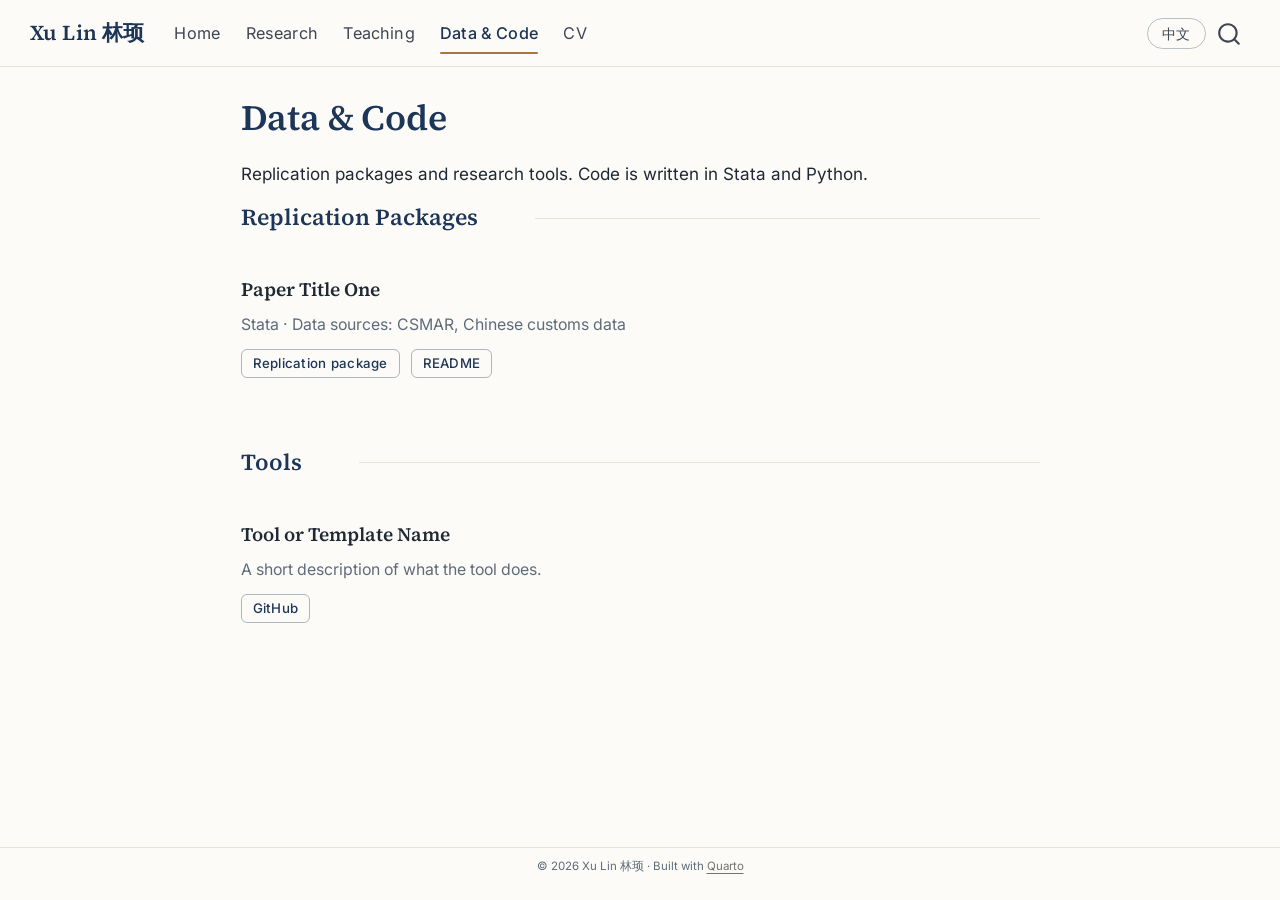
<file: docs/code.html>
<!DOCTYPE html>
<html xmlns="http://www.w3.org/1999/xhtml" lang="en" xml:lang="en"><head>

<meta charset="utf-8">
<meta name="generator" content="quarto-1.7.32">

<meta name="viewport" content="width=device-width, initial-scale=1.0, user-scalable=yes">


<title>Data &amp; Code – Xu Lin 林顼</title>
<style>
code{white-space: pre-wrap;}
span.smallcaps{font-variant: small-caps;}
div.columns{display: flex; gap: min(4vw, 1.5em);}
div.column{flex: auto; overflow-x: auto;}
div.hanging-indent{margin-left: 1.5em; text-indent: -1.5em;}
ul.task-list{list-style: none;}
ul.task-list li input[type="checkbox"] {
  width: 0.8em;
  margin: 0 0.8em 0.2em -1em; /* quarto-specific, see https://github.com/quarto-dev/quarto-cli/issues/4556 */ 
  vertical-align: middle;
}
</style>


<script src="site_libs/quarto-nav/quarto-nav.js"></script>
<script src="site_libs/quarto-nav/headroom.min.js"></script>
<script src="site_libs/clipboard/clipboard.min.js"></script>
<script src="site_libs/quarto-search/autocomplete.umd.js"></script>
<script src="site_libs/quarto-search/fuse.min.js"></script>
<script src="site_libs/quarto-search/quarto-search.js"></script>
<meta name="quarto:offset" content="./">
<link href="./images/favicon.svg" rel="icon" type="image/svg+xml">
<script src="site_libs/quarto-html/quarto.js" type="module"></script>
<script src="site_libs/quarto-html/tabsets/tabsets.js" type="module"></script>
<script src="site_libs/quarto-html/popper.min.js"></script>
<script src="site_libs/quarto-html/tippy.umd.min.js"></script>
<script src="site_libs/quarto-html/anchor.min.js"></script>
<link href="site_libs/quarto-html/tippy.css" rel="stylesheet">
<link href="site_libs/quarto-html/quarto-syntax-highlighting-37eea08aefeeee20ff55810ff984fec1.css" rel="stylesheet" id="quarto-text-highlighting-styles">
<script src="site_libs/bootstrap/bootstrap.min.js"></script>
<link href="site_libs/bootstrap/bootstrap-icons.css" rel="stylesheet">
<link href="site_libs/bootstrap/bootstrap-1c0b671b7806911411376e25a3329b81.min.css" rel="stylesheet" append-hash="true" id="quarto-bootstrap" data-mode="light">
<script id="quarto-search-options" type="application/json">{
  "location": "navbar",
  "copy-button": false,
  "collapse-after": 3,
  "panel-placement": "end",
  "type": "overlay",
  "limit": 50,
  "keyboard-shortcut": [
    "f",
    "/",
    "s"
  ],
  "show-item-context": false,
  "language": {
    "search-no-results-text": "No results",
    "search-matching-documents-text": "matching documents",
    "search-copy-link-title": "Copy link to search",
    "search-hide-matches-text": "Hide additional matches",
    "search-more-match-text": "more match in this document",
    "search-more-matches-text": "more matches in this document",
    "search-clear-button-title": "Clear",
    "search-text-placeholder": "",
    "search-detached-cancel-button-title": "Cancel",
    "search-submit-button-title": "Submit",
    "search-label": "Search"
  }
}</script>
<style>html{ scroll-behavior: smooth; }</style>


</head>

<body class="nav-fixed fullcontent quarto-light">

<div id="quarto-search-results"></div>
  <header id="quarto-header" class="headroom fixed-top">
    <nav class="navbar navbar-expand-lg " data-bs-theme="dark">
      <div class="navbar-container container-fluid">
      <div class="navbar-brand-container mx-auto">
    <a class="navbar-brand" href="./index.html">
    <span class="navbar-title">Xu Lin 林顼</span>
    </a>
  </div>
            <div id="quarto-search" class="" title="Search"></div>
          <button class="navbar-toggler" type="button" data-bs-toggle="collapse" data-bs-target="#navbarCollapse" aria-controls="navbarCollapse" role="menu" aria-expanded="false" aria-label="Toggle navigation" onclick="if (window.quartoToggleHeadroom) { window.quartoToggleHeadroom(); }">
  <span class="navbar-toggler-icon"></span>
</button>
          <div class="collapse navbar-collapse" id="navbarCollapse">
            <ul class="navbar-nav navbar-nav-scroll me-auto">
  <li class="nav-item">
    <a class="nav-link" href="./index.html"> 
<span class="menu-text">Home</span></a>
  </li>  
  <li class="nav-item">
    <a class="nav-link" href="./research.html"> 
<span class="menu-text">Research</span></a>
  </li>  
  <li class="nav-item">
    <a class="nav-link" href="./teaching.html"> 
<span class="menu-text">Teaching</span></a>
  </li>  
  <li class="nav-item">
    <a class="nav-link active" href="./code.html" aria-current="page"> 
<span class="menu-text">Data &amp; Code</span></a>
  </li>  
  <li class="nav-item">
    <a class="nav-link" href="./cv.html"> 
<span class="menu-text">CV</span></a>
  </li>  
  <li class="nav-item">
    <a class="nav-link" href="./zh/index.html"> 
<span class="menu-text">首页</span></a>
  </li>  
  <li class="nav-item">
    <a class="nav-link" href="./zh/research.html"> 
<span class="menu-text">研究</span></a>
  </li>  
  <li class="nav-item">
    <a class="nav-link" href="./zh/teaching.html"> 
<span class="menu-text">教学</span></a>
  </li>  
  <li class="nav-item">
    <a class="nav-link" href="./zh/code.html"> 
<span class="menu-text">数据与代码</span></a>
  </li>  
  <li class="nav-item">
    <a class="nav-link" href="./zh/cv.html"> 
<span class="menu-text">简历</span></a>
  </li>  
</ul>
            <ul class="navbar-nav navbar-nav-scroll ms-auto">
  <li class="nav-item">
    <a class="nav-link" href="./zh/index.html#lang-zh"> 
<span class="menu-text">中文</span></a>
  </li>  
  <li class="nav-item">
    <a class="nav-link" href="./index.html#lang-en"> 
<span class="menu-text">English</span></a>
  </li>  
</ul>
          </div> <!-- /navcollapse -->
            <div class="quarto-navbar-tools">
</div>
      </div> <!-- /container-fluid -->
    </nav>
</header>
<!-- content -->
<div id="quarto-content" class="quarto-container page-columns page-rows-contents page-layout-article page-navbar">
<!-- sidebar -->
<!-- margin-sidebar -->
    
<!-- main -->
<main class="content" id="quarto-document-content">

<header id="title-block-header" class="quarto-title-block default">
<div class="quarto-title">
<h1 class="title">Data &amp; Code</h1>
</div>



<div class="quarto-title-meta">

    
  
    
  </div>
  


</header>


<p>Replication packages and research tools. Code is written in Stata and Python.</p>
<section id="replication-packages" class="level2">
<h2 class="anchored" data-anchor-id="replication-packages">Replication Packages</h2>
<div class="paper">
<p><span class="paper-title">Paper Title One</span></p>
<p><span class="paper-meta">Stata · Data sources: CSMAR, Chinese customs data</span></p>
<p><span class="paper-links"><a href="#">Replication package</a></span> <span class="paper-links"><a href="#">README</a></span></p>
</div>
</section>
<section id="tools" class="level2">
<h2 class="anchored" data-anchor-id="tools">Tools</h2>
<div class="paper">
<p><span class="paper-title">Tool or Template Name</span></p>
<p><span class="paper-meta">A short description of what the tool does.</span></p>
<p><span class="paper-links"><a href="#">GitHub</a></span></p>
</div>


</section>

</main> <!-- /main -->
<script>
// 语言切换：把「中文 / English」按钮指向当前页面的另一语言版本
// 例：/research.html <-> /zh/research.html
// 按钮的 href 保留 #lang-zh / #lang-en 标记，供 styles.scss 识别；目标页面会忽略这个标记。
(function () {
  var m = window.location.pathname.match(/^(.*?\/)(zh\/)?([^\/]*)$/);
  if (!m) return;
  var base = m[1], page = m[3] || "index.html";
  document.querySelectorAll('.navbar a.nav-link[href*="#lang-zh"]').forEach(function (a) {
    a.href = base + "zh/" + page + "#lang-zh"; a.title = "中文版"; a.lang = "zh";
  });
  document.querySelectorAll('.navbar a.nav-link[href*="#lang-en"]').forEach(function (a) {
    a.href = base + page + "#lang-en"; a.title = "English version"; a.lang = "en";
  });
})();
</script>
<script id="quarto-html-after-body" type="application/javascript">
  window.document.addEventListener("DOMContentLoaded", function (event) {
    const icon = "";
    const anchorJS = new window.AnchorJS();
    anchorJS.options = {
      placement: 'right',
      icon: icon
    };
    anchorJS.add('.anchored');
    const isCodeAnnotation = (el) => {
      for (const clz of el.classList) {
        if (clz.startsWith('code-annotation-')) {                     
          return true;
        }
      }
      return false;
    }
    const onCopySuccess = function(e) {
      // button target
      const button = e.trigger;
      // don't keep focus
      button.blur();
      // flash "checked"
      button.classList.add('code-copy-button-checked');
      var currentTitle = button.getAttribute("title");
      button.setAttribute("title", "Copied!");
      let tooltip;
      if (window.bootstrap) {
        button.setAttribute("data-bs-toggle", "tooltip");
        button.setAttribute("data-bs-placement", "left");
        button.setAttribute("data-bs-title", "Copied!");
        tooltip = new bootstrap.Tooltip(button, 
          { trigger: "manual", 
            customClass: "code-copy-button-tooltip",
            offset: [0, -8]});
        tooltip.show();    
      }
      setTimeout(function() {
        if (tooltip) {
          tooltip.hide();
          button.removeAttribute("data-bs-title");
          button.removeAttribute("data-bs-toggle");
          button.removeAttribute("data-bs-placement");
        }
        button.setAttribute("title", currentTitle);
        button.classList.remove('code-copy-button-checked');
      }, 1000);
      // clear code selection
      e.clearSelection();
    }
    const getTextToCopy = function(trigger) {
        const codeEl = trigger.previousElementSibling.cloneNode(true);
        for (const childEl of codeEl.children) {
          if (isCodeAnnotation(childEl)) {
            childEl.remove();
          }
        }
        return codeEl.innerText;
    }
    const clipboard = new window.ClipboardJS('.code-copy-button:not([data-in-quarto-modal])', {
      text: getTextToCopy
    });
    clipboard.on('success', onCopySuccess);
    if (window.document.getElementById('quarto-embedded-source-code-modal')) {
      const clipboardModal = new window.ClipboardJS('.code-copy-button[data-in-quarto-modal]', {
        text: getTextToCopy,
        container: window.document.getElementById('quarto-embedded-source-code-modal')
      });
      clipboardModal.on('success', onCopySuccess);
    }
      var localhostRegex = new RegExp(/^(?:http|https):\/\/localhost\:?[0-9]*\//);
      var mailtoRegex = new RegExp(/^mailto:/);
        var filterRegex = new RegExp("https:\/\/linixity\.github\.io");
      var isInternal = (href) => {
          return filterRegex.test(href) || localhostRegex.test(href) || mailtoRegex.test(href);
      }
      // Inspect non-navigation links and adorn them if external
     var links = window.document.querySelectorAll('a[href]:not(.nav-link):not(.navbar-brand):not(.toc-action):not(.sidebar-link):not(.sidebar-item-toggle):not(.pagination-link):not(.no-external):not([aria-hidden]):not(.dropdown-item):not(.quarto-navigation-tool):not(.about-link)');
      for (var i=0; i<links.length; i++) {
        const link = links[i];
        if (!isInternal(link.href)) {
          // undo the damage that might have been done by quarto-nav.js in the case of
          // links that we want to consider external
          if (link.dataset.originalHref !== undefined) {
            link.href = link.dataset.originalHref;
          }
        }
      }
    function tippyHover(el, contentFn, onTriggerFn, onUntriggerFn) {
      const config = {
        allowHTML: true,
        maxWidth: 500,
        delay: 100,
        arrow: false,
        appendTo: function(el) {
            return el.parentElement;
        },
        interactive: true,
        interactiveBorder: 10,
        theme: 'quarto',
        placement: 'bottom-start',
      };
      if (contentFn) {
        config.content = contentFn;
      }
      if (onTriggerFn) {
        config.onTrigger = onTriggerFn;
      }
      if (onUntriggerFn) {
        config.onUntrigger = onUntriggerFn;
      }
      window.tippy(el, config); 
    }
    const noterefs = window.document.querySelectorAll('a[role="doc-noteref"]');
    for (var i=0; i<noterefs.length; i++) {
      const ref = noterefs[i];
      tippyHover(ref, function() {
        // use id or data attribute instead here
        let href = ref.getAttribute('data-footnote-href') || ref.getAttribute('href');
        try { href = new URL(href).hash; } catch {}
        const id = href.replace(/^#\/?/, "");
        const note = window.document.getElementById(id);
        if (note) {
          return note.innerHTML;
        } else {
          return "";
        }
      });
    }
    const xrefs = window.document.querySelectorAll('a.quarto-xref');
    const processXRef = (id, note) => {
      // Strip column container classes
      const stripColumnClz = (el) => {
        el.classList.remove("page-full", "page-columns");
        if (el.children) {
          for (const child of el.children) {
            stripColumnClz(child);
          }
        }
      }
      stripColumnClz(note)
      if (id === null || id.startsWith('sec-')) {
        // Special case sections, only their first couple elements
        const container = document.createElement("div");
        if (note.children && note.children.length > 2) {
          container.appendChild(note.children[0].cloneNode(true));
          for (let i = 1; i < note.children.length; i++) {
            const child = note.children[i];
            if (child.tagName === "P" && child.innerText === "") {
              continue;
            } else {
              container.appendChild(child.cloneNode(true));
              break;
            }
          }
          if (window.Quarto?.typesetMath) {
            window.Quarto.typesetMath(container);
          }
          return container.innerHTML
        } else {
          if (window.Quarto?.typesetMath) {
            window.Quarto.typesetMath(note);
          }
          return note.innerHTML;
        }
      } else {
        // Remove any anchor links if they are present
        const anchorLink = note.querySelector('a.anchorjs-link');
        if (anchorLink) {
          anchorLink.remove();
        }
        if (window.Quarto?.typesetMath) {
          window.Quarto.typesetMath(note);
        }
        if (note.classList.contains("callout")) {
          return note.outerHTML;
        } else {
          return note.innerHTML;
        }
      }
    }
    for (var i=0; i<xrefs.length; i++) {
      const xref = xrefs[i];
      tippyHover(xref, undefined, function(instance) {
        instance.disable();
        let url = xref.getAttribute('href');
        let hash = undefined; 
        if (url.startsWith('#')) {
          hash = url;
        } else {
          try { hash = new URL(url).hash; } catch {}
        }
        if (hash) {
          const id = hash.replace(/^#\/?/, "");
          const note = window.document.getElementById(id);
          if (note !== null) {
            try {
              const html = processXRef(id, note.cloneNode(true));
              instance.setContent(html);
            } finally {
              instance.enable();
              instance.show();
            }
          } else {
            // See if we can fetch this
            fetch(url.split('#')[0])
            .then(res => res.text())
            .then(html => {
              const parser = new DOMParser();
              const htmlDoc = parser.parseFromString(html, "text/html");
              const note = htmlDoc.getElementById(id);
              if (note !== null) {
                const html = processXRef(id, note);
                instance.setContent(html);
              } 
            }).finally(() => {
              instance.enable();
              instance.show();
            });
          }
        } else {
          // See if we can fetch a full url (with no hash to target)
          // This is a special case and we should probably do some content thinning / targeting
          fetch(url)
          .then(res => res.text())
          .then(html => {
            const parser = new DOMParser();
            const htmlDoc = parser.parseFromString(html, "text/html");
            const note = htmlDoc.querySelector('main.content');
            if (note !== null) {
              // This should only happen for chapter cross references
              // (since there is no id in the URL)
              // remove the first header
              if (note.children.length > 0 && note.children[0].tagName === "HEADER") {
                note.children[0].remove();
              }
              const html = processXRef(null, note);
              instance.setContent(html);
            } 
          }).finally(() => {
            instance.enable();
            instance.show();
          });
        }
      }, function(instance) {
      });
    }
        let selectedAnnoteEl;
        const selectorForAnnotation = ( cell, annotation) => {
          let cellAttr = 'data-code-cell="' + cell + '"';
          let lineAttr = 'data-code-annotation="' +  annotation + '"';
          const selector = 'span[' + cellAttr + '][' + lineAttr + ']';
          return selector;
        }
        const selectCodeLines = (annoteEl) => {
          const doc = window.document;
          const targetCell = annoteEl.getAttribute("data-target-cell");
          const targetAnnotation = annoteEl.getAttribute("data-target-annotation");
          const annoteSpan = window.document.querySelector(selectorForAnnotation(targetCell, targetAnnotation));
          const lines = annoteSpan.getAttribute("data-code-lines").split(",");
          const lineIds = lines.map((line) => {
            return targetCell + "-" + line;
          })
          let top = null;
          let height = null;
          let parent = null;
          if (lineIds.length > 0) {
              //compute the position of the single el (top and bottom and make a div)
              const el = window.document.getElementById(lineIds[0]);
              top = el.offsetTop;
              height = el.offsetHeight;
              parent = el.parentElement.parentElement;
            if (lineIds.length > 1) {
              const lastEl = window.document.getElementById(lineIds[lineIds.length - 1]);
              const bottom = lastEl.offsetTop + lastEl.offsetHeight;
              height = bottom - top;
            }
            if (top !== null && height !== null && parent !== null) {
              // cook up a div (if necessary) and position it 
              let div = window.document.getElementById("code-annotation-line-highlight");
              if (div === null) {
                div = window.document.createElement("div");
                div.setAttribute("id", "code-annotation-line-highlight");
                div.style.position = 'absolute';
                parent.appendChild(div);
              }
              div.style.top = top - 2 + "px";
              div.style.height = height + 4 + "px";
              div.style.left = 0;
              let gutterDiv = window.document.getElementById("code-annotation-line-highlight-gutter");
              if (gutterDiv === null) {
                gutterDiv = window.document.createElement("div");
                gutterDiv.setAttribute("id", "code-annotation-line-highlight-gutter");
                gutterDiv.style.position = 'absolute';
                const codeCell = window.document.getElementById(targetCell);
                const gutter = codeCell.querySelector('.code-annotation-gutter');
                gutter.appendChild(gutterDiv);
              }
              gutterDiv.style.top = top - 2 + "px";
              gutterDiv.style.height = height + 4 + "px";
            }
            selectedAnnoteEl = annoteEl;
          }
        };
        const unselectCodeLines = () => {
          const elementsIds = ["code-annotation-line-highlight", "code-annotation-line-highlight-gutter"];
          elementsIds.forEach((elId) => {
            const div = window.document.getElementById(elId);
            if (div) {
              div.remove();
            }
          });
          selectedAnnoteEl = undefined;
        };
          // Handle positioning of the toggle
      window.addEventListener(
        "resize",
        throttle(() => {
          elRect = undefined;
          if (selectedAnnoteEl) {
            selectCodeLines(selectedAnnoteEl);
          }
        }, 10)
      );
      function throttle(fn, ms) {
      let throttle = false;
      let timer;
        return (...args) => {
          if(!throttle) { // first call gets through
              fn.apply(this, args);
              throttle = true;
          } else { // all the others get throttled
              if(timer) clearTimeout(timer); // cancel #2
              timer = setTimeout(() => {
                fn.apply(this, args);
                timer = throttle = false;
              }, ms);
          }
        };
      }
        // Attach click handler to the DT
        const annoteDls = window.document.querySelectorAll('dt[data-target-cell]');
        for (const annoteDlNode of annoteDls) {
          annoteDlNode.addEventListener('click', (event) => {
            const clickedEl = event.target;
            if (clickedEl !== selectedAnnoteEl) {
              unselectCodeLines();
              const activeEl = window.document.querySelector('dt[data-target-cell].code-annotation-active');
              if (activeEl) {
                activeEl.classList.remove('code-annotation-active');
              }
              selectCodeLines(clickedEl);
              clickedEl.classList.add('code-annotation-active');
            } else {
              // Unselect the line
              unselectCodeLines();
              clickedEl.classList.remove('code-annotation-active');
            }
          });
        }
    const findCites = (el) => {
      const parentEl = el.parentElement;
      if (parentEl) {
        const cites = parentEl.dataset.cites;
        if (cites) {
          return {
            el,
            cites: cites.split(' ')
          };
        } else {
          return findCites(el.parentElement)
        }
      } else {
        return undefined;
      }
    };
    var bibliorefs = window.document.querySelectorAll('a[role="doc-biblioref"]');
    for (var i=0; i<bibliorefs.length; i++) {
      const ref = bibliorefs[i];
      const citeInfo = findCites(ref);
      if (citeInfo) {
        tippyHover(citeInfo.el, function() {
          var popup = window.document.createElement('div');
          citeInfo.cites.forEach(function(cite) {
            var citeDiv = window.document.createElement('div');
            citeDiv.classList.add('hanging-indent');
            citeDiv.classList.add('csl-entry');
            var biblioDiv = window.document.getElementById('ref-' + cite);
            if (biblioDiv) {
              citeDiv.innerHTML = biblioDiv.innerHTML;
            }
            popup.appendChild(citeDiv);
          });
          return popup.innerHTML;
        });
      }
    }
  });
  </script>
</div> <!-- /content -->
<footer class="footer">
  <div class="nav-footer">
    <div class="nav-footer-left">
      &nbsp;
    </div>   
    <div class="nav-footer-center">
<p>© 2026 Xu Lin 林顼 · Built with <a href="https://quarto.org">Quarto</a></p>
</div>
    <div class="nav-footer-right">
      &nbsp;
    </div>
  </div>
</footer>




<script src="site_libs/quarto-html/zenscroll-min.js"></script>
</body></html>
</file>
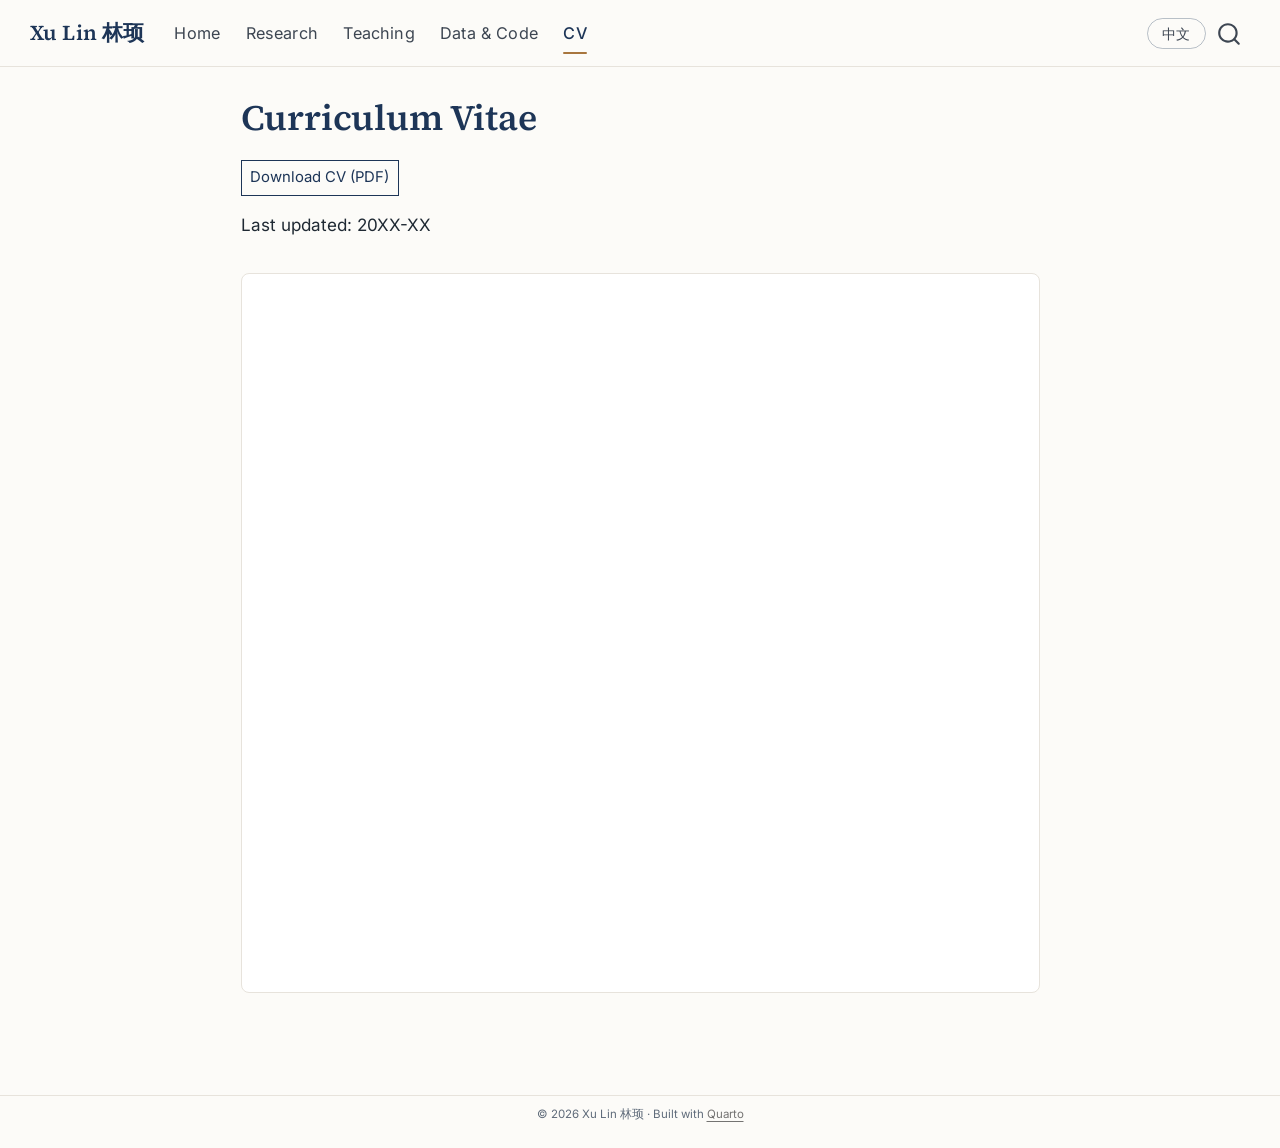
<file: docs/cv.html>
<!DOCTYPE html>
<html xmlns="http://www.w3.org/1999/xhtml" lang="en" xml:lang="en"><head>

<meta charset="utf-8">
<meta name="generator" content="quarto-1.7.32">

<meta name="viewport" content="width=device-width, initial-scale=1.0, user-scalable=yes">


<title>Curriculum Vitae – Xu Lin 林顼</title>
<style>
code{white-space: pre-wrap;}
span.smallcaps{font-variant: small-caps;}
div.columns{display: flex; gap: min(4vw, 1.5em);}
div.column{flex: auto; overflow-x: auto;}
div.hanging-indent{margin-left: 1.5em; text-indent: -1.5em;}
ul.task-list{list-style: none;}
ul.task-list li input[type="checkbox"] {
  width: 0.8em;
  margin: 0 0.8em 0.2em -1em; /* quarto-specific, see https://github.com/quarto-dev/quarto-cli/issues/4556 */ 
  vertical-align: middle;
}
</style>


<script src="site_libs/quarto-nav/quarto-nav.js"></script>
<script src="site_libs/quarto-nav/headroom.min.js"></script>
<script src="site_libs/clipboard/clipboard.min.js"></script>
<script src="site_libs/quarto-search/autocomplete.umd.js"></script>
<script src="site_libs/quarto-search/fuse.min.js"></script>
<script src="site_libs/quarto-search/quarto-search.js"></script>
<meta name="quarto:offset" content="./">
<link href="./images/favicon.svg" rel="icon" type="image/svg+xml">
<script src="site_libs/quarto-html/quarto.js" type="module"></script>
<script src="site_libs/quarto-html/tabsets/tabsets.js" type="module"></script>
<script src="site_libs/quarto-html/popper.min.js"></script>
<script src="site_libs/quarto-html/tippy.umd.min.js"></script>
<script src="site_libs/quarto-html/anchor.min.js"></script>
<link href="site_libs/quarto-html/tippy.css" rel="stylesheet">
<link href="site_libs/quarto-html/quarto-syntax-highlighting-37eea08aefeeee20ff55810ff984fec1.css" rel="stylesheet" id="quarto-text-highlighting-styles">
<script src="site_libs/bootstrap/bootstrap.min.js"></script>
<link href="site_libs/bootstrap/bootstrap-icons.css" rel="stylesheet">
<link href="site_libs/bootstrap/bootstrap-1c0b671b7806911411376e25a3329b81.min.css" rel="stylesheet" append-hash="true" id="quarto-bootstrap" data-mode="light">
<script id="quarto-search-options" type="application/json">{
  "location": "navbar",
  "copy-button": false,
  "collapse-after": 3,
  "panel-placement": "end",
  "type": "overlay",
  "limit": 50,
  "keyboard-shortcut": [
    "f",
    "/",
    "s"
  ],
  "show-item-context": false,
  "language": {
    "search-no-results-text": "No results",
    "search-matching-documents-text": "matching documents",
    "search-copy-link-title": "Copy link to search",
    "search-hide-matches-text": "Hide additional matches",
    "search-more-match-text": "more match in this document",
    "search-more-matches-text": "more matches in this document",
    "search-clear-button-title": "Clear",
    "search-text-placeholder": "",
    "search-detached-cancel-button-title": "Cancel",
    "search-submit-button-title": "Submit",
    "search-label": "Search"
  }
}</script>
<style>html{ scroll-behavior: smooth; }</style>


</head>

<body class="nav-fixed fullcontent quarto-light">

<div id="quarto-search-results"></div>
  <header id="quarto-header" class="headroom fixed-top">
    <nav class="navbar navbar-expand-lg " data-bs-theme="dark">
      <div class="navbar-container container-fluid">
      <div class="navbar-brand-container mx-auto">
    <a class="navbar-brand" href="./index.html">
    <span class="navbar-title">Xu Lin 林顼</span>
    </a>
  </div>
            <div id="quarto-search" class="" title="Search"></div>
          <button class="navbar-toggler" type="button" data-bs-toggle="collapse" data-bs-target="#navbarCollapse" aria-controls="navbarCollapse" role="menu" aria-expanded="false" aria-label="Toggle navigation" onclick="if (window.quartoToggleHeadroom) { window.quartoToggleHeadroom(); }">
  <span class="navbar-toggler-icon"></span>
</button>
          <div class="collapse navbar-collapse" id="navbarCollapse">
            <ul class="navbar-nav navbar-nav-scroll me-auto">
  <li class="nav-item">
    <a class="nav-link" href="./index.html"> 
<span class="menu-text">Home</span></a>
  </li>  
  <li class="nav-item">
    <a class="nav-link" href="./research.html"> 
<span class="menu-text">Research</span></a>
  </li>  
  <li class="nav-item">
    <a class="nav-link" href="./teaching.html"> 
<span class="menu-text">Teaching</span></a>
  </li>  
  <li class="nav-item">
    <a class="nav-link" href="./code.html"> 
<span class="menu-text">Data &amp; Code</span></a>
  </li>  
  <li class="nav-item">
    <a class="nav-link active" href="./cv.html" aria-current="page"> 
<span class="menu-text">CV</span></a>
  </li>  
  <li class="nav-item">
    <a class="nav-link" href="./zh/index.html"> 
<span class="menu-text">首页</span></a>
  </li>  
  <li class="nav-item">
    <a class="nav-link" href="./zh/research.html"> 
<span class="menu-text">研究</span></a>
  </li>  
  <li class="nav-item">
    <a class="nav-link" href="./zh/teaching.html"> 
<span class="menu-text">教学</span></a>
  </li>  
  <li class="nav-item">
    <a class="nav-link" href="./zh/code.html"> 
<span class="menu-text">数据与代码</span></a>
  </li>  
  <li class="nav-item">
    <a class="nav-link" href="./zh/cv.html"> 
<span class="menu-text">简历</span></a>
  </li>  
</ul>
            <ul class="navbar-nav navbar-nav-scroll ms-auto">
  <li class="nav-item">
    <a class="nav-link" href="./zh/index.html#lang-zh"> 
<span class="menu-text">中文</span></a>
  </li>  
  <li class="nav-item">
    <a class="nav-link" href="./index.html#lang-en"> 
<span class="menu-text">English</span></a>
  </li>  
</ul>
          </div> <!-- /navcollapse -->
            <div class="quarto-navbar-tools">
</div>
      </div> <!-- /container-fluid -->
    </nav>
</header>
<!-- content -->
<div id="quarto-content" class="quarto-container page-columns page-rows-contents page-layout-article page-navbar">
<!-- sidebar -->
<!-- margin-sidebar -->
    
<!-- main -->
<main class="content" id="quarto-document-content">

<header id="title-block-header" class="quarto-title-block default">
<div class="quarto-title">
<h1 class="title">Curriculum Vitae</h1>
</div>



<div class="quarto-title-meta">

    
  
    
  </div>
  


</header>


<p><a href="files/cv-en.pdf" class="btn btn-outline-primary btn-sm">Download CV (PDF)</a></p>
<p>Last updated: 20XX-XX</p>
<iframe class="cv-embed" src="files/cv-en.pdf" title="CV">
</iframe>



</main> <!-- /main -->
<script>
// 语言切换：把「中文 / English」按钮指向当前页面的另一语言版本
// 例：/research.html <-> /zh/research.html
// 按钮的 href 保留 #lang-zh / #lang-en 标记，供 styles.scss 识别；目标页面会忽略这个标记。
(function () {
  var m = window.location.pathname.match(/^(.*?\/)(zh\/)?([^\/]*)$/);
  if (!m) return;
  var base = m[1], page = m[3] || "index.html";
  document.querySelectorAll('.navbar a.nav-link[href*="#lang-zh"]').forEach(function (a) {
    a.href = base + "zh/" + page + "#lang-zh"; a.title = "中文版"; a.lang = "zh";
  });
  document.querySelectorAll('.navbar a.nav-link[href*="#lang-en"]').forEach(function (a) {
    a.href = base + page + "#lang-en"; a.title = "English version"; a.lang = "en";
  });
})();
</script>
<script id="quarto-html-after-body" type="application/javascript">
  window.document.addEventListener("DOMContentLoaded", function (event) {
    const icon = "";
    const anchorJS = new window.AnchorJS();
    anchorJS.options = {
      placement: 'right',
      icon: icon
    };
    anchorJS.add('.anchored');
    const isCodeAnnotation = (el) => {
      for (const clz of el.classList) {
        if (clz.startsWith('code-annotation-')) {                     
          return true;
        }
      }
      return false;
    }
    const onCopySuccess = function(e) {
      // button target
      const button = e.trigger;
      // don't keep focus
      button.blur();
      // flash "checked"
      button.classList.add('code-copy-button-checked');
      var currentTitle = button.getAttribute("title");
      button.setAttribute("title", "Copied!");
      let tooltip;
      if (window.bootstrap) {
        button.setAttribute("data-bs-toggle", "tooltip");
        button.setAttribute("data-bs-placement", "left");
        button.setAttribute("data-bs-title", "Copied!");
        tooltip = new bootstrap.Tooltip(button, 
          { trigger: "manual", 
            customClass: "code-copy-button-tooltip",
            offset: [0, -8]});
        tooltip.show();    
      }
      setTimeout(function() {
        if (tooltip) {
          tooltip.hide();
          button.removeAttribute("data-bs-title");
          button.removeAttribute("data-bs-toggle");
          button.removeAttribute("data-bs-placement");
        }
        button.setAttribute("title", currentTitle);
        button.classList.remove('code-copy-button-checked');
      }, 1000);
      // clear code selection
      e.clearSelection();
    }
    const getTextToCopy = function(trigger) {
        const codeEl = trigger.previousElementSibling.cloneNode(true);
        for (const childEl of codeEl.children) {
          if (isCodeAnnotation(childEl)) {
            childEl.remove();
          }
        }
        return codeEl.innerText;
    }
    const clipboard = new window.ClipboardJS('.code-copy-button:not([data-in-quarto-modal])', {
      text: getTextToCopy
    });
    clipboard.on('success', onCopySuccess);
    if (window.document.getElementById('quarto-embedded-source-code-modal')) {
      const clipboardModal = new window.ClipboardJS('.code-copy-button[data-in-quarto-modal]', {
        text: getTextToCopy,
        container: window.document.getElementById('quarto-embedded-source-code-modal')
      });
      clipboardModal.on('success', onCopySuccess);
    }
      var localhostRegex = new RegExp(/^(?:http|https):\/\/localhost\:?[0-9]*\//);
      var mailtoRegex = new RegExp(/^mailto:/);
        var filterRegex = new RegExp("https:\/\/linixity\.github\.io");
      var isInternal = (href) => {
          return filterRegex.test(href) || localhostRegex.test(href) || mailtoRegex.test(href);
      }
      // Inspect non-navigation links and adorn them if external
     var links = window.document.querySelectorAll('a[href]:not(.nav-link):not(.navbar-brand):not(.toc-action):not(.sidebar-link):not(.sidebar-item-toggle):not(.pagination-link):not(.no-external):not([aria-hidden]):not(.dropdown-item):not(.quarto-navigation-tool):not(.about-link)');
      for (var i=0; i<links.length; i++) {
        const link = links[i];
        if (!isInternal(link.href)) {
          // undo the damage that might have been done by quarto-nav.js in the case of
          // links that we want to consider external
          if (link.dataset.originalHref !== undefined) {
            link.href = link.dataset.originalHref;
          }
        }
      }
    function tippyHover(el, contentFn, onTriggerFn, onUntriggerFn) {
      const config = {
        allowHTML: true,
        maxWidth: 500,
        delay: 100,
        arrow: false,
        appendTo: function(el) {
            return el.parentElement;
        },
        interactive: true,
        interactiveBorder: 10,
        theme: 'quarto',
        placement: 'bottom-start',
      };
      if (contentFn) {
        config.content = contentFn;
      }
      if (onTriggerFn) {
        config.onTrigger = onTriggerFn;
      }
      if (onUntriggerFn) {
        config.onUntrigger = onUntriggerFn;
      }
      window.tippy(el, config); 
    }
    const noterefs = window.document.querySelectorAll('a[role="doc-noteref"]');
    for (var i=0; i<noterefs.length; i++) {
      const ref = noterefs[i];
      tippyHover(ref, function() {
        // use id or data attribute instead here
        let href = ref.getAttribute('data-footnote-href') || ref.getAttribute('href');
        try { href = new URL(href).hash; } catch {}
        const id = href.replace(/^#\/?/, "");
        const note = window.document.getElementById(id);
        if (note) {
          return note.innerHTML;
        } else {
          return "";
        }
      });
    }
    const xrefs = window.document.querySelectorAll('a.quarto-xref');
    const processXRef = (id, note) => {
      // Strip column container classes
      const stripColumnClz = (el) => {
        el.classList.remove("page-full", "page-columns");
        if (el.children) {
          for (const child of el.children) {
            stripColumnClz(child);
          }
        }
      }
      stripColumnClz(note)
      if (id === null || id.startsWith('sec-')) {
        // Special case sections, only their first couple elements
        const container = document.createElement("div");
        if (note.children && note.children.length > 2) {
          container.appendChild(note.children[0].cloneNode(true));
          for (let i = 1; i < note.children.length; i++) {
            const child = note.children[i];
            if (child.tagName === "P" && child.innerText === "") {
              continue;
            } else {
              container.appendChild(child.cloneNode(true));
              break;
            }
          }
          if (window.Quarto?.typesetMath) {
            window.Quarto.typesetMath(container);
          }
          return container.innerHTML
        } else {
          if (window.Quarto?.typesetMath) {
            window.Quarto.typesetMath(note);
          }
          return note.innerHTML;
        }
      } else {
        // Remove any anchor links if they are present
        const anchorLink = note.querySelector('a.anchorjs-link');
        if (anchorLink) {
          anchorLink.remove();
        }
        if (window.Quarto?.typesetMath) {
          window.Quarto.typesetMath(note);
        }
        if (note.classList.contains("callout")) {
          return note.outerHTML;
        } else {
          return note.innerHTML;
        }
      }
    }
    for (var i=0; i<xrefs.length; i++) {
      const xref = xrefs[i];
      tippyHover(xref, undefined, function(instance) {
        instance.disable();
        let url = xref.getAttribute('href');
        let hash = undefined; 
        if (url.startsWith('#')) {
          hash = url;
        } else {
          try { hash = new URL(url).hash; } catch {}
        }
        if (hash) {
          const id = hash.replace(/^#\/?/, "");
          const note = window.document.getElementById(id);
          if (note !== null) {
            try {
              const html = processXRef(id, note.cloneNode(true));
              instance.setContent(html);
            } finally {
              instance.enable();
              instance.show();
            }
          } else {
            // See if we can fetch this
            fetch(url.split('#')[0])
            .then(res => res.text())
            .then(html => {
              const parser = new DOMParser();
              const htmlDoc = parser.parseFromString(html, "text/html");
              const note = htmlDoc.getElementById(id);
              if (note !== null) {
                const html = processXRef(id, note);
                instance.setContent(html);
              } 
            }).finally(() => {
              instance.enable();
              instance.show();
            });
          }
        } else {
          // See if we can fetch a full url (with no hash to target)
          // This is a special case and we should probably do some content thinning / targeting
          fetch(url)
          .then(res => res.text())
          .then(html => {
            const parser = new DOMParser();
            const htmlDoc = parser.parseFromString(html, "text/html");
            const note = htmlDoc.querySelector('main.content');
            if (note !== null) {
              // This should only happen for chapter cross references
              // (since there is no id in the URL)
              // remove the first header
              if (note.children.length > 0 && note.children[0].tagName === "HEADER") {
                note.children[0].remove();
              }
              const html = processXRef(null, note);
              instance.setContent(html);
            } 
          }).finally(() => {
            instance.enable();
            instance.show();
          });
        }
      }, function(instance) {
      });
    }
        let selectedAnnoteEl;
        const selectorForAnnotation = ( cell, annotation) => {
          let cellAttr = 'data-code-cell="' + cell + '"';
          let lineAttr = 'data-code-annotation="' +  annotation + '"';
          const selector = 'span[' + cellAttr + '][' + lineAttr + ']';
          return selector;
        }
        const selectCodeLines = (annoteEl) => {
          const doc = window.document;
          const targetCell = annoteEl.getAttribute("data-target-cell");
          const targetAnnotation = annoteEl.getAttribute("data-target-annotation");
          const annoteSpan = window.document.querySelector(selectorForAnnotation(targetCell, targetAnnotation));
          const lines = annoteSpan.getAttribute("data-code-lines").split(",");
          const lineIds = lines.map((line) => {
            return targetCell + "-" + line;
          })
          let top = null;
          let height = null;
          let parent = null;
          if (lineIds.length > 0) {
              //compute the position of the single el (top and bottom and make a div)
              const el = window.document.getElementById(lineIds[0]);
              top = el.offsetTop;
              height = el.offsetHeight;
              parent = el.parentElement.parentElement;
            if (lineIds.length > 1) {
              const lastEl = window.document.getElementById(lineIds[lineIds.length - 1]);
              const bottom = lastEl.offsetTop + lastEl.offsetHeight;
              height = bottom - top;
            }
            if (top !== null && height !== null && parent !== null) {
              // cook up a div (if necessary) and position it 
              let div = window.document.getElementById("code-annotation-line-highlight");
              if (div === null) {
                div = window.document.createElement("div");
                div.setAttribute("id", "code-annotation-line-highlight");
                div.style.position = 'absolute';
                parent.appendChild(div);
              }
              div.style.top = top - 2 + "px";
              div.style.height = height + 4 + "px";
              div.style.left = 0;
              let gutterDiv = window.document.getElementById("code-annotation-line-highlight-gutter");
              if (gutterDiv === null) {
                gutterDiv = window.document.createElement("div");
                gutterDiv.setAttribute("id", "code-annotation-line-highlight-gutter");
                gutterDiv.style.position = 'absolute';
                const codeCell = window.document.getElementById(targetCell);
                const gutter = codeCell.querySelector('.code-annotation-gutter');
                gutter.appendChild(gutterDiv);
              }
              gutterDiv.style.top = top - 2 + "px";
              gutterDiv.style.height = height + 4 + "px";
            }
            selectedAnnoteEl = annoteEl;
          }
        };
        const unselectCodeLines = () => {
          const elementsIds = ["code-annotation-line-highlight", "code-annotation-line-highlight-gutter"];
          elementsIds.forEach((elId) => {
            const div = window.document.getElementById(elId);
            if (div) {
              div.remove();
            }
          });
          selectedAnnoteEl = undefined;
        };
          // Handle positioning of the toggle
      window.addEventListener(
        "resize",
        throttle(() => {
          elRect = undefined;
          if (selectedAnnoteEl) {
            selectCodeLines(selectedAnnoteEl);
          }
        }, 10)
      );
      function throttle(fn, ms) {
      let throttle = false;
      let timer;
        return (...args) => {
          if(!throttle) { // first call gets through
              fn.apply(this, args);
              throttle = true;
          } else { // all the others get throttled
              if(timer) clearTimeout(timer); // cancel #2
              timer = setTimeout(() => {
                fn.apply(this, args);
                timer = throttle = false;
              }, ms);
          }
        };
      }
        // Attach click handler to the DT
        const annoteDls = window.document.querySelectorAll('dt[data-target-cell]');
        for (const annoteDlNode of annoteDls) {
          annoteDlNode.addEventListener('click', (event) => {
            const clickedEl = event.target;
            if (clickedEl !== selectedAnnoteEl) {
              unselectCodeLines();
              const activeEl = window.document.querySelector('dt[data-target-cell].code-annotation-active');
              if (activeEl) {
                activeEl.classList.remove('code-annotation-active');
              }
              selectCodeLines(clickedEl);
              clickedEl.classList.add('code-annotation-active');
            } else {
              // Unselect the line
              unselectCodeLines();
              clickedEl.classList.remove('code-annotation-active');
            }
          });
        }
    const findCites = (el) => {
      const parentEl = el.parentElement;
      if (parentEl) {
        const cites = parentEl.dataset.cites;
        if (cites) {
          return {
            el,
            cites: cites.split(' ')
          };
        } else {
          return findCites(el.parentElement)
        }
      } else {
        return undefined;
      }
    };
    var bibliorefs = window.document.querySelectorAll('a[role="doc-biblioref"]');
    for (var i=0; i<bibliorefs.length; i++) {
      const ref = bibliorefs[i];
      const citeInfo = findCites(ref);
      if (citeInfo) {
        tippyHover(citeInfo.el, function() {
          var popup = window.document.createElement('div');
          citeInfo.cites.forEach(function(cite) {
            var citeDiv = window.document.createElement('div');
            citeDiv.classList.add('hanging-indent');
            citeDiv.classList.add('csl-entry');
            var biblioDiv = window.document.getElementById('ref-' + cite);
            if (biblioDiv) {
              citeDiv.innerHTML = biblioDiv.innerHTML;
            }
            popup.appendChild(citeDiv);
          });
          return popup.innerHTML;
        });
      }
    }
  });
  </script>
</div> <!-- /content -->
<footer class="footer">
  <div class="nav-footer">
    <div class="nav-footer-left">
      &nbsp;
    </div>   
    <div class="nav-footer-center">
<p>© 2026 Xu Lin 林顼 · Built with <a href="https://quarto.org">Quarto</a></p>
</div>
    <div class="nav-footer-right">
      &nbsp;
    </div>
  </div>
</footer>




<script src="site_libs/quarto-html/zenscroll-min.js"></script>
</body></html>
</file>
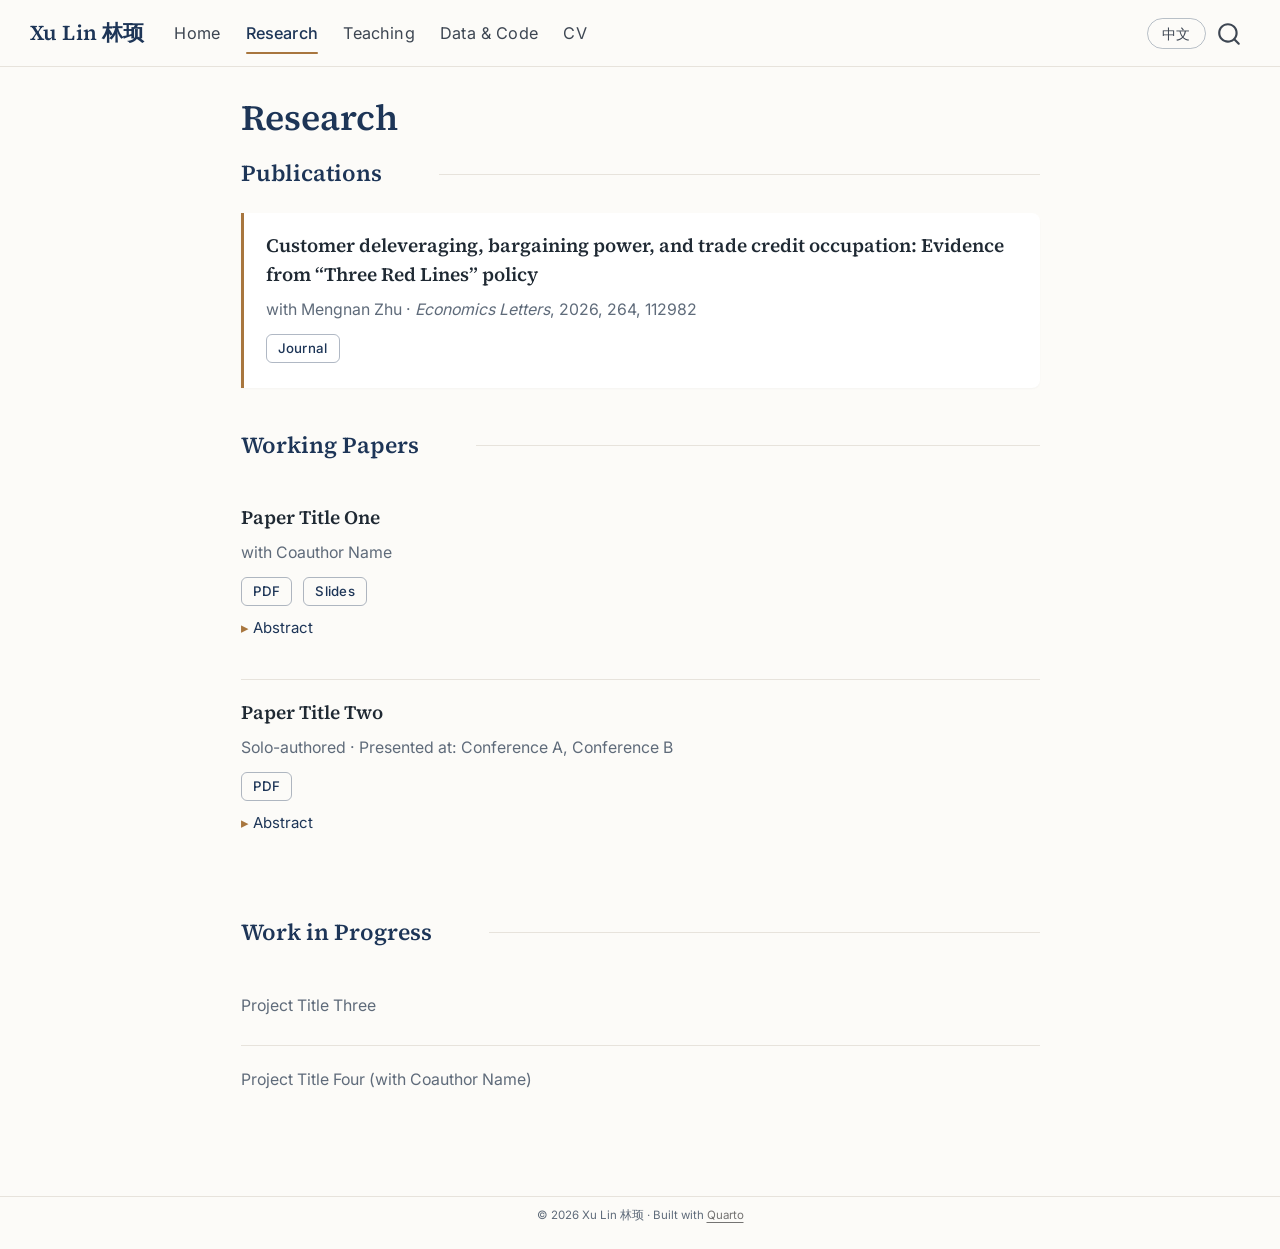
<file: docs/research.html>
<!DOCTYPE html>
<html xmlns="http://www.w3.org/1999/xhtml" lang="en" xml:lang="en"><head>

<meta charset="utf-8">
<meta name="generator" content="quarto-1.7.32">

<meta name="viewport" content="width=device-width, initial-scale=1.0, user-scalable=yes">


<title>Research – Xu Lin 林顼</title>
<style>
code{white-space: pre-wrap;}
span.smallcaps{font-variant: small-caps;}
div.columns{display: flex; gap: min(4vw, 1.5em);}
div.column{flex: auto; overflow-x: auto;}
div.hanging-indent{margin-left: 1.5em; text-indent: -1.5em;}
ul.task-list{list-style: none;}
ul.task-list li input[type="checkbox"] {
  width: 0.8em;
  margin: 0 0.8em 0.2em -1em; /* quarto-specific, see https://github.com/quarto-dev/quarto-cli/issues/4556 */ 
  vertical-align: middle;
}
</style>


<script src="site_libs/quarto-nav/quarto-nav.js"></script>
<script src="site_libs/quarto-nav/headroom.min.js"></script>
<script src="site_libs/clipboard/clipboard.min.js"></script>
<script src="site_libs/quarto-search/autocomplete.umd.js"></script>
<script src="site_libs/quarto-search/fuse.min.js"></script>
<script src="site_libs/quarto-search/quarto-search.js"></script>
<meta name="quarto:offset" content="./">
<link href="./images/favicon.svg" rel="icon" type="image/svg+xml">
<script src="site_libs/quarto-html/quarto.js" type="module"></script>
<script src="site_libs/quarto-html/tabsets/tabsets.js" type="module"></script>
<script src="site_libs/quarto-html/popper.min.js"></script>
<script src="site_libs/quarto-html/tippy.umd.min.js"></script>
<script src="site_libs/quarto-html/anchor.min.js"></script>
<link href="site_libs/quarto-html/tippy.css" rel="stylesheet">
<link href="site_libs/quarto-html/quarto-syntax-highlighting-37eea08aefeeee20ff55810ff984fec1.css" rel="stylesheet" id="quarto-text-highlighting-styles">
<script src="site_libs/bootstrap/bootstrap.min.js"></script>
<link href="site_libs/bootstrap/bootstrap-icons.css" rel="stylesheet">
<link href="site_libs/bootstrap/bootstrap-1c0b671b7806911411376e25a3329b81.min.css" rel="stylesheet" append-hash="true" id="quarto-bootstrap" data-mode="light">
<script id="quarto-search-options" type="application/json">{
  "location": "navbar",
  "copy-button": false,
  "collapse-after": 3,
  "panel-placement": "end",
  "type": "overlay",
  "limit": 50,
  "keyboard-shortcut": [
    "f",
    "/",
    "s"
  ],
  "show-item-context": false,
  "language": {
    "search-no-results-text": "No results",
    "search-matching-documents-text": "matching documents",
    "search-copy-link-title": "Copy link to search",
    "search-hide-matches-text": "Hide additional matches",
    "search-more-match-text": "more match in this document",
    "search-more-matches-text": "more matches in this document",
    "search-clear-button-title": "Clear",
    "search-text-placeholder": "",
    "search-detached-cancel-button-title": "Cancel",
    "search-submit-button-title": "Submit",
    "search-label": "Search"
  }
}</script>
<style>html{ scroll-behavior: smooth; }</style>


</head>

<body class="nav-fixed fullcontent quarto-light">

<div id="quarto-search-results"></div>
  <header id="quarto-header" class="headroom fixed-top">
    <nav class="navbar navbar-expand-lg " data-bs-theme="dark">
      <div class="navbar-container container-fluid">
      <div class="navbar-brand-container mx-auto">
    <a class="navbar-brand" href="./index.html">
    <span class="navbar-title">Xu Lin 林顼</span>
    </a>
  </div>
            <div id="quarto-search" class="" title="Search"></div>
          <button class="navbar-toggler" type="button" data-bs-toggle="collapse" data-bs-target="#navbarCollapse" aria-controls="navbarCollapse" role="menu" aria-expanded="false" aria-label="Toggle navigation" onclick="if (window.quartoToggleHeadroom) { window.quartoToggleHeadroom(); }">
  <span class="navbar-toggler-icon"></span>
</button>
          <div class="collapse navbar-collapse" id="navbarCollapse">
            <ul class="navbar-nav navbar-nav-scroll me-auto">
  <li class="nav-item">
    <a class="nav-link" href="./index.html"> 
<span class="menu-text">Home</span></a>
  </li>  
  <li class="nav-item">
    <a class="nav-link active" href="./research.html" aria-current="page"> 
<span class="menu-text">Research</span></a>
  </li>  
  <li class="nav-item">
    <a class="nav-link" href="./teaching.html"> 
<span class="menu-text">Teaching</span></a>
  </li>  
  <li class="nav-item">
    <a class="nav-link" href="./code.html"> 
<span class="menu-text">Data &amp; Code</span></a>
  </li>  
  <li class="nav-item">
    <a class="nav-link" href="./cv.html"> 
<span class="menu-text">CV</span></a>
  </li>  
  <li class="nav-item">
    <a class="nav-link" href="./zh/index.html"> 
<span class="menu-text">首页</span></a>
  </li>  
  <li class="nav-item">
    <a class="nav-link" href="./zh/research.html"> 
<span class="menu-text">研究</span></a>
  </li>  
  <li class="nav-item">
    <a class="nav-link" href="./zh/teaching.html"> 
<span class="menu-text">教学</span></a>
  </li>  
  <li class="nav-item">
    <a class="nav-link" href="./zh/code.html"> 
<span class="menu-text">数据与代码</span></a>
  </li>  
  <li class="nav-item">
    <a class="nav-link" href="./zh/cv.html"> 
<span class="menu-text">简历</span></a>
  </li>  
</ul>
            <ul class="navbar-nav navbar-nav-scroll ms-auto">
  <li class="nav-item">
    <a class="nav-link" href="./zh/index.html#lang-zh"> 
<span class="menu-text">中文</span></a>
  </li>  
  <li class="nav-item">
    <a class="nav-link" href="./index.html#lang-en"> 
<span class="menu-text">English</span></a>
  </li>  
</ul>
          </div> <!-- /navcollapse -->
            <div class="quarto-navbar-tools">
</div>
      </div> <!-- /container-fluid -->
    </nav>
</header>
<!-- content -->
<div id="quarto-content" class="quarto-container page-columns page-rows-contents page-layout-article page-navbar">
<!-- sidebar -->
<!-- margin-sidebar -->
    
<!-- main -->
<main class="content" id="quarto-document-content">

<header id="title-block-header" class="quarto-title-block default">
<div class="quarto-title">
<h1 class="title">Research</h1>
</div>



<div class="quarto-title-meta">

    
  
    
  </div>
  


</header>


<!--
  每篇论文复制一个 ::: {.paper} ... ::: 块即可。
  PDF 放在 files/papers/ 文件夹，链接写成 files/papers/文件名.pdf
  没有的链接（如 Slides）直接删掉那一项。
-->
<section id="publications" class="level2">
<h2 class="anchored" data-anchor-id="publications">Publications</h2>
<div class="paper published">
<p><span class="paper-title">Customer deleveraging, bargaining power, and trade credit occupation: Evidence from “Three Red Lines” policy</span></p>
<p><span class="paper-meta">with Mengnan Zhu · <em>Economics Letters</em>, 2026, 264, 112982</span></p>
<p><span class="paper-links"><a href="https://doi.org/10.1016/j.econlet.2026.112982">Journal</a></span></p>
</div>
</section>
<section id="working-papers" class="level2">
<h2 class="anchored" data-anchor-id="working-papers">Working Papers</h2>
<div class="paper">
<p><span class="paper-title">Paper Title One</span></p>
<p><span class="paper-meta">with Coauthor Name</span></p>
<p><span class="paper-links"><a href="#">PDF</a></span> <span class="paper-links"><a href="#">Slides</a></span></p>
<details>
<summary>
Abstract
</summary>
<p>This paper studies … Using …, I find that … The results suggest that …</p>
</details>
</div>
<div class="paper">
<p><span class="paper-title">Paper Title Two</span></p>
<p><span class="paper-meta">Solo-authored · Presented at: Conference A, Conference B</span></p>
<p><span class="paper-links"><a href="#">PDF</a></span></p>
<details>
<summary>
Abstract
</summary>
<p>This paper examines … Exploiting a staggered difference-in-differences design, I show that …</p>
</details>
</div>
</section>
<section id="work-in-progress" class="level2">
<h2 class="anchored" data-anchor-id="work-in-progress">Work in Progress</h2>
<div class="paper">
<p><span class="paper-meta">Project Title Three</span></p>
</div>
<div class="paper">
<p><span class="paper-meta">Project Title Four (with Coauthor Name)</span></p>
</div>


</section>

</main> <!-- /main -->
<script>
// 语言切换：把「中文 / English」按钮指向当前页面的另一语言版本
// 例：/research.html <-> /zh/research.html
// 按钮的 href 保留 #lang-zh / #lang-en 标记，供 styles.scss 识别；目标页面会忽略这个标记。
(function () {
  var m = window.location.pathname.match(/^(.*?\/)(zh\/)?([^\/]*)$/);
  if (!m) return;
  var base = m[1], page = m[3] || "index.html";
  document.querySelectorAll('.navbar a.nav-link[href*="#lang-zh"]').forEach(function (a) {
    a.href = base + "zh/" + page + "#lang-zh"; a.title = "中文版"; a.lang = "zh";
  });
  document.querySelectorAll('.navbar a.nav-link[href*="#lang-en"]').forEach(function (a) {
    a.href = base + page + "#lang-en"; a.title = "English version"; a.lang = "en";
  });
})();
</script>
<script id="quarto-html-after-body" type="application/javascript">
  window.document.addEventListener("DOMContentLoaded", function (event) {
    const icon = "";
    const anchorJS = new window.AnchorJS();
    anchorJS.options = {
      placement: 'right',
      icon: icon
    };
    anchorJS.add('.anchored');
    const isCodeAnnotation = (el) => {
      for (const clz of el.classList) {
        if (clz.startsWith('code-annotation-')) {                     
          return true;
        }
      }
      return false;
    }
    const onCopySuccess = function(e) {
      // button target
      const button = e.trigger;
      // don't keep focus
      button.blur();
      // flash "checked"
      button.classList.add('code-copy-button-checked');
      var currentTitle = button.getAttribute("title");
      button.setAttribute("title", "Copied!");
      let tooltip;
      if (window.bootstrap) {
        button.setAttribute("data-bs-toggle", "tooltip");
        button.setAttribute("data-bs-placement", "left");
        button.setAttribute("data-bs-title", "Copied!");
        tooltip = new bootstrap.Tooltip(button, 
          { trigger: "manual", 
            customClass: "code-copy-button-tooltip",
            offset: [0, -8]});
        tooltip.show();    
      }
      setTimeout(function() {
        if (tooltip) {
          tooltip.hide();
          button.removeAttribute("data-bs-title");
          button.removeAttribute("data-bs-toggle");
          button.removeAttribute("data-bs-placement");
        }
        button.setAttribute("title", currentTitle);
        button.classList.remove('code-copy-button-checked');
      }, 1000);
      // clear code selection
      e.clearSelection();
    }
    const getTextToCopy = function(trigger) {
        const codeEl = trigger.previousElementSibling.cloneNode(true);
        for (const childEl of codeEl.children) {
          if (isCodeAnnotation(childEl)) {
            childEl.remove();
          }
        }
        return codeEl.innerText;
    }
    const clipboard = new window.ClipboardJS('.code-copy-button:not([data-in-quarto-modal])', {
      text: getTextToCopy
    });
    clipboard.on('success', onCopySuccess);
    if (window.document.getElementById('quarto-embedded-source-code-modal')) {
      const clipboardModal = new window.ClipboardJS('.code-copy-button[data-in-quarto-modal]', {
        text: getTextToCopy,
        container: window.document.getElementById('quarto-embedded-source-code-modal')
      });
      clipboardModal.on('success', onCopySuccess);
    }
      var localhostRegex = new RegExp(/^(?:http|https):\/\/localhost\:?[0-9]*\//);
      var mailtoRegex = new RegExp(/^mailto:/);
        var filterRegex = new RegExp("https:\/\/linixity\.github\.io");
      var isInternal = (href) => {
          return filterRegex.test(href) || localhostRegex.test(href) || mailtoRegex.test(href);
      }
      // Inspect non-navigation links and adorn them if external
     var links = window.document.querySelectorAll('a[href]:not(.nav-link):not(.navbar-brand):not(.toc-action):not(.sidebar-link):not(.sidebar-item-toggle):not(.pagination-link):not(.no-external):not([aria-hidden]):not(.dropdown-item):not(.quarto-navigation-tool):not(.about-link)');
      for (var i=0; i<links.length; i++) {
        const link = links[i];
        if (!isInternal(link.href)) {
          // undo the damage that might have been done by quarto-nav.js in the case of
          // links that we want to consider external
          if (link.dataset.originalHref !== undefined) {
            link.href = link.dataset.originalHref;
          }
        }
      }
    function tippyHover(el, contentFn, onTriggerFn, onUntriggerFn) {
      const config = {
        allowHTML: true,
        maxWidth: 500,
        delay: 100,
        arrow: false,
        appendTo: function(el) {
            return el.parentElement;
        },
        interactive: true,
        interactiveBorder: 10,
        theme: 'quarto',
        placement: 'bottom-start',
      };
      if (contentFn) {
        config.content = contentFn;
      }
      if (onTriggerFn) {
        config.onTrigger = onTriggerFn;
      }
      if (onUntriggerFn) {
        config.onUntrigger = onUntriggerFn;
      }
      window.tippy(el, config); 
    }
    const noterefs = window.document.querySelectorAll('a[role="doc-noteref"]');
    for (var i=0; i<noterefs.length; i++) {
      const ref = noterefs[i];
      tippyHover(ref, function() {
        // use id or data attribute instead here
        let href = ref.getAttribute('data-footnote-href') || ref.getAttribute('href');
        try { href = new URL(href).hash; } catch {}
        const id = href.replace(/^#\/?/, "");
        const note = window.document.getElementById(id);
        if (note) {
          return note.innerHTML;
        } else {
          return "";
        }
      });
    }
    const xrefs = window.document.querySelectorAll('a.quarto-xref');
    const processXRef = (id, note) => {
      // Strip column container classes
      const stripColumnClz = (el) => {
        el.classList.remove("page-full", "page-columns");
        if (el.children) {
          for (const child of el.children) {
            stripColumnClz(child);
          }
        }
      }
      stripColumnClz(note)
      if (id === null || id.startsWith('sec-')) {
        // Special case sections, only their first couple elements
        const container = document.createElement("div");
        if (note.children && note.children.length > 2) {
          container.appendChild(note.children[0].cloneNode(true));
          for (let i = 1; i < note.children.length; i++) {
            const child = note.children[i];
            if (child.tagName === "P" && child.innerText === "") {
              continue;
            } else {
              container.appendChild(child.cloneNode(true));
              break;
            }
          }
          if (window.Quarto?.typesetMath) {
            window.Quarto.typesetMath(container);
          }
          return container.innerHTML
        } else {
          if (window.Quarto?.typesetMath) {
            window.Quarto.typesetMath(note);
          }
          return note.innerHTML;
        }
      } else {
        // Remove any anchor links if they are present
        const anchorLink = note.querySelector('a.anchorjs-link');
        if (anchorLink) {
          anchorLink.remove();
        }
        if (window.Quarto?.typesetMath) {
          window.Quarto.typesetMath(note);
        }
        if (note.classList.contains("callout")) {
          return note.outerHTML;
        } else {
          return note.innerHTML;
        }
      }
    }
    for (var i=0; i<xrefs.length; i++) {
      const xref = xrefs[i];
      tippyHover(xref, undefined, function(instance) {
        instance.disable();
        let url = xref.getAttribute('href');
        let hash = undefined; 
        if (url.startsWith('#')) {
          hash = url;
        } else {
          try { hash = new URL(url).hash; } catch {}
        }
        if (hash) {
          const id = hash.replace(/^#\/?/, "");
          const note = window.document.getElementById(id);
          if (note !== null) {
            try {
              const html = processXRef(id, note.cloneNode(true));
              instance.setContent(html);
            } finally {
              instance.enable();
              instance.show();
            }
          } else {
            // See if we can fetch this
            fetch(url.split('#')[0])
            .then(res => res.text())
            .then(html => {
              const parser = new DOMParser();
              const htmlDoc = parser.parseFromString(html, "text/html");
              const note = htmlDoc.getElementById(id);
              if (note !== null) {
                const html = processXRef(id, note);
                instance.setContent(html);
              } 
            }).finally(() => {
              instance.enable();
              instance.show();
            });
          }
        } else {
          // See if we can fetch a full url (with no hash to target)
          // This is a special case and we should probably do some content thinning / targeting
          fetch(url)
          .then(res => res.text())
          .then(html => {
            const parser = new DOMParser();
            const htmlDoc = parser.parseFromString(html, "text/html");
            const note = htmlDoc.querySelector('main.content');
            if (note !== null) {
              // This should only happen for chapter cross references
              // (since there is no id in the URL)
              // remove the first header
              if (note.children.length > 0 && note.children[0].tagName === "HEADER") {
                note.children[0].remove();
              }
              const html = processXRef(null, note);
              instance.setContent(html);
            } 
          }).finally(() => {
            instance.enable();
            instance.show();
          });
        }
      }, function(instance) {
      });
    }
        let selectedAnnoteEl;
        const selectorForAnnotation = ( cell, annotation) => {
          let cellAttr = 'data-code-cell="' + cell + '"';
          let lineAttr = 'data-code-annotation="' +  annotation + '"';
          const selector = 'span[' + cellAttr + '][' + lineAttr + ']';
          return selector;
        }
        const selectCodeLines = (annoteEl) => {
          const doc = window.document;
          const targetCell = annoteEl.getAttribute("data-target-cell");
          const targetAnnotation = annoteEl.getAttribute("data-target-annotation");
          const annoteSpan = window.document.querySelector(selectorForAnnotation(targetCell, targetAnnotation));
          const lines = annoteSpan.getAttribute("data-code-lines").split(",");
          const lineIds = lines.map((line) => {
            return targetCell + "-" + line;
          })
          let top = null;
          let height = null;
          let parent = null;
          if (lineIds.length > 0) {
              //compute the position of the single el (top and bottom and make a div)
              const el = window.document.getElementById(lineIds[0]);
              top = el.offsetTop;
              height = el.offsetHeight;
              parent = el.parentElement.parentElement;
            if (lineIds.length > 1) {
              const lastEl = window.document.getElementById(lineIds[lineIds.length - 1]);
              const bottom = lastEl.offsetTop + lastEl.offsetHeight;
              height = bottom - top;
            }
            if (top !== null && height !== null && parent !== null) {
              // cook up a div (if necessary) and position it 
              let div = window.document.getElementById("code-annotation-line-highlight");
              if (div === null) {
                div = window.document.createElement("div");
                div.setAttribute("id", "code-annotation-line-highlight");
                div.style.position = 'absolute';
                parent.appendChild(div);
              }
              div.style.top = top - 2 + "px";
              div.style.height = height + 4 + "px";
              div.style.left = 0;
              let gutterDiv = window.document.getElementById("code-annotation-line-highlight-gutter");
              if (gutterDiv === null) {
                gutterDiv = window.document.createElement("div");
                gutterDiv.setAttribute("id", "code-annotation-line-highlight-gutter");
                gutterDiv.style.position = 'absolute';
                const codeCell = window.document.getElementById(targetCell);
                const gutter = codeCell.querySelector('.code-annotation-gutter');
                gutter.appendChild(gutterDiv);
              }
              gutterDiv.style.top = top - 2 + "px";
              gutterDiv.style.height = height + 4 + "px";
            }
            selectedAnnoteEl = annoteEl;
          }
        };
        const unselectCodeLines = () => {
          const elementsIds = ["code-annotation-line-highlight", "code-annotation-line-highlight-gutter"];
          elementsIds.forEach((elId) => {
            const div = window.document.getElementById(elId);
            if (div) {
              div.remove();
            }
          });
          selectedAnnoteEl = undefined;
        };
          // Handle positioning of the toggle
      window.addEventListener(
        "resize",
        throttle(() => {
          elRect = undefined;
          if (selectedAnnoteEl) {
            selectCodeLines(selectedAnnoteEl);
          }
        }, 10)
      );
      function throttle(fn, ms) {
      let throttle = false;
      let timer;
        return (...args) => {
          if(!throttle) { // first call gets through
              fn.apply(this, args);
              throttle = true;
          } else { // all the others get throttled
              if(timer) clearTimeout(timer); // cancel #2
              timer = setTimeout(() => {
                fn.apply(this, args);
                timer = throttle = false;
              }, ms);
          }
        };
      }
        // Attach click handler to the DT
        const annoteDls = window.document.querySelectorAll('dt[data-target-cell]');
        for (const annoteDlNode of annoteDls) {
          annoteDlNode.addEventListener('click', (event) => {
            const clickedEl = event.target;
            if (clickedEl !== selectedAnnoteEl) {
              unselectCodeLines();
              const activeEl = window.document.querySelector('dt[data-target-cell].code-annotation-active');
              if (activeEl) {
                activeEl.classList.remove('code-annotation-active');
              }
              selectCodeLines(clickedEl);
              clickedEl.classList.add('code-annotation-active');
            } else {
              // Unselect the line
              unselectCodeLines();
              clickedEl.classList.remove('code-annotation-active');
            }
          });
        }
    const findCites = (el) => {
      const parentEl = el.parentElement;
      if (parentEl) {
        const cites = parentEl.dataset.cites;
        if (cites) {
          return {
            el,
            cites: cites.split(' ')
          };
        } else {
          return findCites(el.parentElement)
        }
      } else {
        return undefined;
      }
    };
    var bibliorefs = window.document.querySelectorAll('a[role="doc-biblioref"]');
    for (var i=0; i<bibliorefs.length; i++) {
      const ref = bibliorefs[i];
      const citeInfo = findCites(ref);
      if (citeInfo) {
        tippyHover(citeInfo.el, function() {
          var popup = window.document.createElement('div');
          citeInfo.cites.forEach(function(cite) {
            var citeDiv = window.document.createElement('div');
            citeDiv.classList.add('hanging-indent');
            citeDiv.classList.add('csl-entry');
            var biblioDiv = window.document.getElementById('ref-' + cite);
            if (biblioDiv) {
              citeDiv.innerHTML = biblioDiv.innerHTML;
            }
            popup.appendChild(citeDiv);
          });
          return popup.innerHTML;
        });
      }
    }
  });
  </script>
</div> <!-- /content -->
<footer class="footer">
  <div class="nav-footer">
    <div class="nav-footer-left">
      &nbsp;
    </div>   
    <div class="nav-footer-center">
<p>© 2026 Xu Lin 林顼 · Built with <a href="https://quarto.org">Quarto</a></p>
</div>
    <div class="nav-footer-right">
      &nbsp;
    </div>
  </div>
</footer>




<script src="site_libs/quarto-html/zenscroll-min.js"></script>
</body></html>
</file>
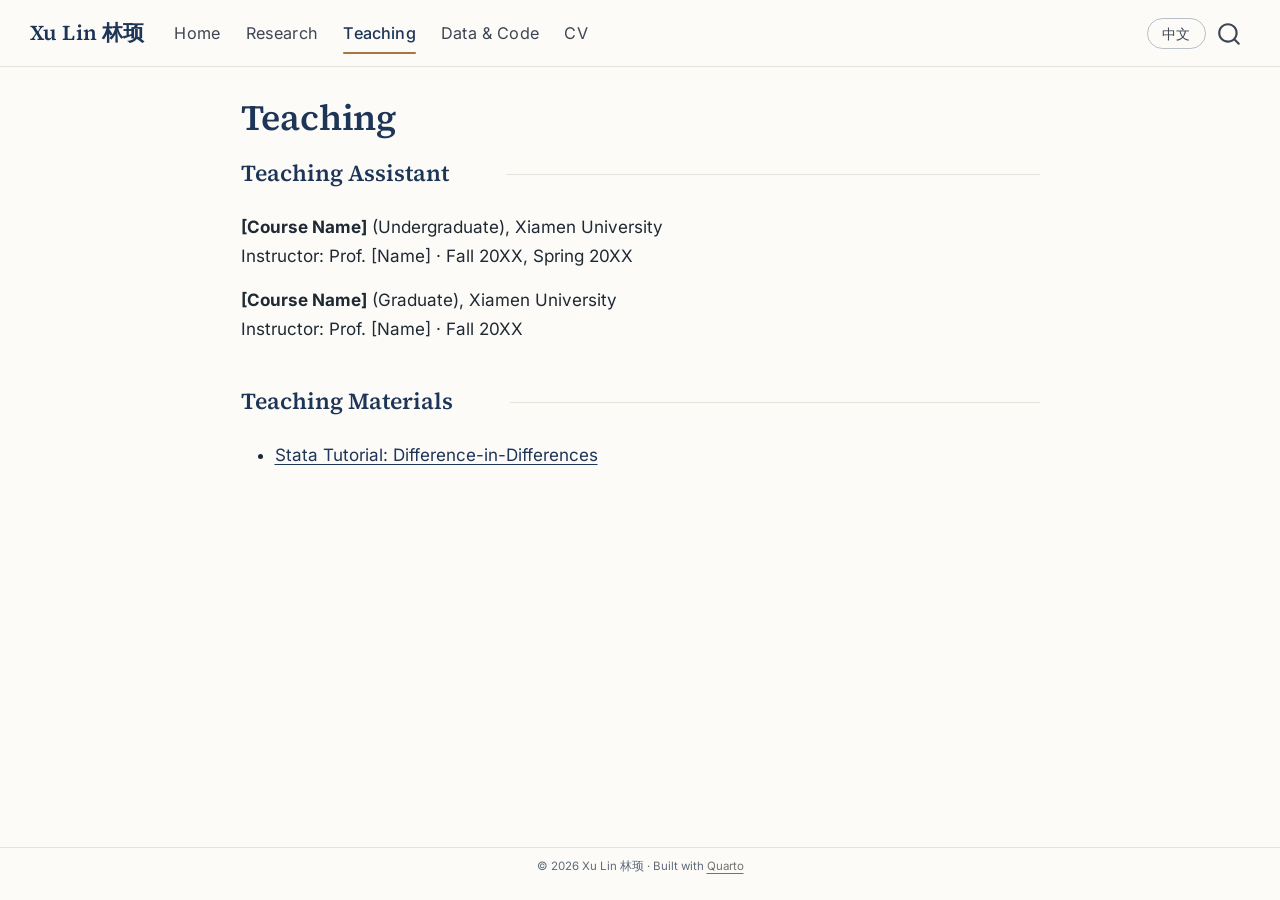
<file: docs/teaching.html>
<!DOCTYPE html>
<html xmlns="http://www.w3.org/1999/xhtml" lang="en" xml:lang="en"><head>

<meta charset="utf-8">
<meta name="generator" content="quarto-1.7.32">

<meta name="viewport" content="width=device-width, initial-scale=1.0, user-scalable=yes">


<title>Teaching – Xu Lin 林顼</title>
<style>
code{white-space: pre-wrap;}
span.smallcaps{font-variant: small-caps;}
div.columns{display: flex; gap: min(4vw, 1.5em);}
div.column{flex: auto; overflow-x: auto;}
div.hanging-indent{margin-left: 1.5em; text-indent: -1.5em;}
ul.task-list{list-style: none;}
ul.task-list li input[type="checkbox"] {
  width: 0.8em;
  margin: 0 0.8em 0.2em -1em; /* quarto-specific, see https://github.com/quarto-dev/quarto-cli/issues/4556 */ 
  vertical-align: middle;
}
</style>


<script src="site_libs/quarto-nav/quarto-nav.js"></script>
<script src="site_libs/quarto-nav/headroom.min.js"></script>
<script src="site_libs/clipboard/clipboard.min.js"></script>
<script src="site_libs/quarto-search/autocomplete.umd.js"></script>
<script src="site_libs/quarto-search/fuse.min.js"></script>
<script src="site_libs/quarto-search/quarto-search.js"></script>
<meta name="quarto:offset" content="./">
<link href="./images/favicon.svg" rel="icon" type="image/svg+xml">
<script src="site_libs/quarto-html/quarto.js" type="module"></script>
<script src="site_libs/quarto-html/tabsets/tabsets.js" type="module"></script>
<script src="site_libs/quarto-html/popper.min.js"></script>
<script src="site_libs/quarto-html/tippy.umd.min.js"></script>
<script src="site_libs/quarto-html/anchor.min.js"></script>
<link href="site_libs/quarto-html/tippy.css" rel="stylesheet">
<link href="site_libs/quarto-html/quarto-syntax-highlighting-37eea08aefeeee20ff55810ff984fec1.css" rel="stylesheet" id="quarto-text-highlighting-styles">
<script src="site_libs/bootstrap/bootstrap.min.js"></script>
<link href="site_libs/bootstrap/bootstrap-icons.css" rel="stylesheet">
<link href="site_libs/bootstrap/bootstrap-1c0b671b7806911411376e25a3329b81.min.css" rel="stylesheet" append-hash="true" id="quarto-bootstrap" data-mode="light">
<script id="quarto-search-options" type="application/json">{
  "location": "navbar",
  "copy-button": false,
  "collapse-after": 3,
  "panel-placement": "end",
  "type": "overlay",
  "limit": 50,
  "keyboard-shortcut": [
    "f",
    "/",
    "s"
  ],
  "show-item-context": false,
  "language": {
    "search-no-results-text": "No results",
    "search-matching-documents-text": "matching documents",
    "search-copy-link-title": "Copy link to search",
    "search-hide-matches-text": "Hide additional matches",
    "search-more-match-text": "more match in this document",
    "search-more-matches-text": "more matches in this document",
    "search-clear-button-title": "Clear",
    "search-text-placeholder": "",
    "search-detached-cancel-button-title": "Cancel",
    "search-submit-button-title": "Submit",
    "search-label": "Search"
  }
}</script>
<style>html{ scroll-behavior: smooth; }</style>


</head>

<body class="nav-fixed fullcontent quarto-light">

<div id="quarto-search-results"></div>
  <header id="quarto-header" class="headroom fixed-top">
    <nav class="navbar navbar-expand-lg " data-bs-theme="dark">
      <div class="navbar-container container-fluid">
      <div class="navbar-brand-container mx-auto">
    <a class="navbar-brand" href="./index.html">
    <span class="navbar-title">Xu Lin 林顼</span>
    </a>
  </div>
            <div id="quarto-search" class="" title="Search"></div>
          <button class="navbar-toggler" type="button" data-bs-toggle="collapse" data-bs-target="#navbarCollapse" aria-controls="navbarCollapse" role="menu" aria-expanded="false" aria-label="Toggle navigation" onclick="if (window.quartoToggleHeadroom) { window.quartoToggleHeadroom(); }">
  <span class="navbar-toggler-icon"></span>
</button>
          <div class="collapse navbar-collapse" id="navbarCollapse">
            <ul class="navbar-nav navbar-nav-scroll me-auto">
  <li class="nav-item">
    <a class="nav-link" href="./index.html"> 
<span class="menu-text">Home</span></a>
  </li>  
  <li class="nav-item">
    <a class="nav-link" href="./research.html"> 
<span class="menu-text">Research</span></a>
  </li>  
  <li class="nav-item">
    <a class="nav-link active" href="./teaching.html" aria-current="page"> 
<span class="menu-text">Teaching</span></a>
  </li>  
  <li class="nav-item">
    <a class="nav-link" href="./code.html"> 
<span class="menu-text">Data &amp; Code</span></a>
  </li>  
  <li class="nav-item">
    <a class="nav-link" href="./cv.html"> 
<span class="menu-text">CV</span></a>
  </li>  
  <li class="nav-item">
    <a class="nav-link" href="./zh/index.html"> 
<span class="menu-text">首页</span></a>
  </li>  
  <li class="nav-item">
    <a class="nav-link" href="./zh/research.html"> 
<span class="menu-text">研究</span></a>
  </li>  
  <li class="nav-item">
    <a class="nav-link" href="./zh/teaching.html"> 
<span class="menu-text">教学</span></a>
  </li>  
  <li class="nav-item">
    <a class="nav-link" href="./zh/code.html"> 
<span class="menu-text">数据与代码</span></a>
  </li>  
  <li class="nav-item">
    <a class="nav-link" href="./zh/cv.html"> 
<span class="menu-text">简历</span></a>
  </li>  
</ul>
            <ul class="navbar-nav navbar-nav-scroll ms-auto">
  <li class="nav-item">
    <a class="nav-link" href="./zh/index.html#lang-zh"> 
<span class="menu-text">中文</span></a>
  </li>  
  <li class="nav-item">
    <a class="nav-link" href="./index.html#lang-en"> 
<span class="menu-text">English</span></a>
  </li>  
</ul>
          </div> <!-- /navcollapse -->
            <div class="quarto-navbar-tools">
</div>
      </div> <!-- /container-fluid -->
    </nav>
</header>
<!-- content -->
<div id="quarto-content" class="quarto-container page-columns page-rows-contents page-layout-article page-navbar">
<!-- sidebar -->
<!-- margin-sidebar -->
    
<!-- main -->
<main class="content" id="quarto-document-content">

<header id="title-block-header" class="quarto-title-block default">
<div class="quarto-title">
<h1 class="title">Teaching</h1>
</div>



<div class="quarto-title-meta">

    
  
    
  </div>
  


</header>


<section id="teaching-assistant" class="level2">
<h2 class="anchored" data-anchor-id="teaching-assistant">Teaching Assistant</h2>
<p><strong>[Course Name]</strong> (Undergraduate), Xiamen University<br>
Instructor: Prof.&nbsp;[Name] · Fall 20XX, Spring 20XX</p>
<p><strong>[Course Name]</strong> (Graduate), Xiamen University<br>
Instructor: Prof.&nbsp;[Name] · Fall 20XX</p>
</section>
<section id="teaching-materials" class="level2">
<h2 class="anchored" data-anchor-id="teaching-materials">Teaching Materials</h2>
<!-- 可以放讲义、习题课材料、Stata 教程等 -->
<ul>
<li><a href="#">Stata Tutorial: Difference-in-Differences</a></li>
</ul>


</section>

</main> <!-- /main -->
<script>
// 语言切换：把「中文 / English」按钮指向当前页面的另一语言版本
// 例：/research.html <-> /zh/research.html
// 按钮的 href 保留 #lang-zh / #lang-en 标记，供 styles.scss 识别；目标页面会忽略这个标记。
(function () {
  var m = window.location.pathname.match(/^(.*?\/)(zh\/)?([^\/]*)$/);
  if (!m) return;
  var base = m[1], page = m[3] || "index.html";
  document.querySelectorAll('.navbar a.nav-link[href*="#lang-zh"]').forEach(function (a) {
    a.href = base + "zh/" + page + "#lang-zh"; a.title = "中文版"; a.lang = "zh";
  });
  document.querySelectorAll('.navbar a.nav-link[href*="#lang-en"]').forEach(function (a) {
    a.href = base + page + "#lang-en"; a.title = "English version"; a.lang = "en";
  });
})();
</script>
<script id="quarto-html-after-body" type="application/javascript">
  window.document.addEventListener("DOMContentLoaded", function (event) {
    const icon = "";
    const anchorJS = new window.AnchorJS();
    anchorJS.options = {
      placement: 'right',
      icon: icon
    };
    anchorJS.add('.anchored');
    const isCodeAnnotation = (el) => {
      for (const clz of el.classList) {
        if (clz.startsWith('code-annotation-')) {                     
          return true;
        }
      }
      return false;
    }
    const onCopySuccess = function(e) {
      // button target
      const button = e.trigger;
      // don't keep focus
      button.blur();
      // flash "checked"
      button.classList.add('code-copy-button-checked');
      var currentTitle = button.getAttribute("title");
      button.setAttribute("title", "Copied!");
      let tooltip;
      if (window.bootstrap) {
        button.setAttribute("data-bs-toggle", "tooltip");
        button.setAttribute("data-bs-placement", "left");
        button.setAttribute("data-bs-title", "Copied!");
        tooltip = new bootstrap.Tooltip(button, 
          { trigger: "manual", 
            customClass: "code-copy-button-tooltip",
            offset: [0, -8]});
        tooltip.show();    
      }
      setTimeout(function() {
        if (tooltip) {
          tooltip.hide();
          button.removeAttribute("data-bs-title");
          button.removeAttribute("data-bs-toggle");
          button.removeAttribute("data-bs-placement");
        }
        button.setAttribute("title", currentTitle);
        button.classList.remove('code-copy-button-checked');
      }, 1000);
      // clear code selection
      e.clearSelection();
    }
    const getTextToCopy = function(trigger) {
        const codeEl = trigger.previousElementSibling.cloneNode(true);
        for (const childEl of codeEl.children) {
          if (isCodeAnnotation(childEl)) {
            childEl.remove();
          }
        }
        return codeEl.innerText;
    }
    const clipboard = new window.ClipboardJS('.code-copy-button:not([data-in-quarto-modal])', {
      text: getTextToCopy
    });
    clipboard.on('success', onCopySuccess);
    if (window.document.getElementById('quarto-embedded-source-code-modal')) {
      const clipboardModal = new window.ClipboardJS('.code-copy-button[data-in-quarto-modal]', {
        text: getTextToCopy,
        container: window.document.getElementById('quarto-embedded-source-code-modal')
      });
      clipboardModal.on('success', onCopySuccess);
    }
      var localhostRegex = new RegExp(/^(?:http|https):\/\/localhost\:?[0-9]*\//);
      var mailtoRegex = new RegExp(/^mailto:/);
        var filterRegex = new RegExp("https:\/\/linixity\.github\.io");
      var isInternal = (href) => {
          return filterRegex.test(href) || localhostRegex.test(href) || mailtoRegex.test(href);
      }
      // Inspect non-navigation links and adorn them if external
     var links = window.document.querySelectorAll('a[href]:not(.nav-link):not(.navbar-brand):not(.toc-action):not(.sidebar-link):not(.sidebar-item-toggle):not(.pagination-link):not(.no-external):not([aria-hidden]):not(.dropdown-item):not(.quarto-navigation-tool):not(.about-link)');
      for (var i=0; i<links.length; i++) {
        const link = links[i];
        if (!isInternal(link.href)) {
          // undo the damage that might have been done by quarto-nav.js in the case of
          // links that we want to consider external
          if (link.dataset.originalHref !== undefined) {
            link.href = link.dataset.originalHref;
          }
        }
      }
    function tippyHover(el, contentFn, onTriggerFn, onUntriggerFn) {
      const config = {
        allowHTML: true,
        maxWidth: 500,
        delay: 100,
        arrow: false,
        appendTo: function(el) {
            return el.parentElement;
        },
        interactive: true,
        interactiveBorder: 10,
        theme: 'quarto',
        placement: 'bottom-start',
      };
      if (contentFn) {
        config.content = contentFn;
      }
      if (onTriggerFn) {
        config.onTrigger = onTriggerFn;
      }
      if (onUntriggerFn) {
        config.onUntrigger = onUntriggerFn;
      }
      window.tippy(el, config); 
    }
    const noterefs = window.document.querySelectorAll('a[role="doc-noteref"]');
    for (var i=0; i<noterefs.length; i++) {
      const ref = noterefs[i];
      tippyHover(ref, function() {
        // use id or data attribute instead here
        let href = ref.getAttribute('data-footnote-href') || ref.getAttribute('href');
        try { href = new URL(href).hash; } catch {}
        const id = href.replace(/^#\/?/, "");
        const note = window.document.getElementById(id);
        if (note) {
          return note.innerHTML;
        } else {
          return "";
        }
      });
    }
    const xrefs = window.document.querySelectorAll('a.quarto-xref');
    const processXRef = (id, note) => {
      // Strip column container classes
      const stripColumnClz = (el) => {
        el.classList.remove("page-full", "page-columns");
        if (el.children) {
          for (const child of el.children) {
            stripColumnClz(child);
          }
        }
      }
      stripColumnClz(note)
      if (id === null || id.startsWith('sec-')) {
        // Special case sections, only their first couple elements
        const container = document.createElement("div");
        if (note.children && note.children.length > 2) {
          container.appendChild(note.children[0].cloneNode(true));
          for (let i = 1; i < note.children.length; i++) {
            const child = note.children[i];
            if (child.tagName === "P" && child.innerText === "") {
              continue;
            } else {
              container.appendChild(child.cloneNode(true));
              break;
            }
          }
          if (window.Quarto?.typesetMath) {
            window.Quarto.typesetMath(container);
          }
          return container.innerHTML
        } else {
          if (window.Quarto?.typesetMath) {
            window.Quarto.typesetMath(note);
          }
          return note.innerHTML;
        }
      } else {
        // Remove any anchor links if they are present
        const anchorLink = note.querySelector('a.anchorjs-link');
        if (anchorLink) {
          anchorLink.remove();
        }
        if (window.Quarto?.typesetMath) {
          window.Quarto.typesetMath(note);
        }
        if (note.classList.contains("callout")) {
          return note.outerHTML;
        } else {
          return note.innerHTML;
        }
      }
    }
    for (var i=0; i<xrefs.length; i++) {
      const xref = xrefs[i];
      tippyHover(xref, undefined, function(instance) {
        instance.disable();
        let url = xref.getAttribute('href');
        let hash = undefined; 
        if (url.startsWith('#')) {
          hash = url;
        } else {
          try { hash = new URL(url).hash; } catch {}
        }
        if (hash) {
          const id = hash.replace(/^#\/?/, "");
          const note = window.document.getElementById(id);
          if (note !== null) {
            try {
              const html = processXRef(id, note.cloneNode(true));
              instance.setContent(html);
            } finally {
              instance.enable();
              instance.show();
            }
          } else {
            // See if we can fetch this
            fetch(url.split('#')[0])
            .then(res => res.text())
            .then(html => {
              const parser = new DOMParser();
              const htmlDoc = parser.parseFromString(html, "text/html");
              const note = htmlDoc.getElementById(id);
              if (note !== null) {
                const html = processXRef(id, note);
                instance.setContent(html);
              } 
            }).finally(() => {
              instance.enable();
              instance.show();
            });
          }
        } else {
          // See if we can fetch a full url (with no hash to target)
          // This is a special case and we should probably do some content thinning / targeting
          fetch(url)
          .then(res => res.text())
          .then(html => {
            const parser = new DOMParser();
            const htmlDoc = parser.parseFromString(html, "text/html");
            const note = htmlDoc.querySelector('main.content');
            if (note !== null) {
              // This should only happen for chapter cross references
              // (since there is no id in the URL)
              // remove the first header
              if (note.children.length > 0 && note.children[0].tagName === "HEADER") {
                note.children[0].remove();
              }
              const html = processXRef(null, note);
              instance.setContent(html);
            } 
          }).finally(() => {
            instance.enable();
            instance.show();
          });
        }
      }, function(instance) {
      });
    }
        let selectedAnnoteEl;
        const selectorForAnnotation = ( cell, annotation) => {
          let cellAttr = 'data-code-cell="' + cell + '"';
          let lineAttr = 'data-code-annotation="' +  annotation + '"';
          const selector = 'span[' + cellAttr + '][' + lineAttr + ']';
          return selector;
        }
        const selectCodeLines = (annoteEl) => {
          const doc = window.document;
          const targetCell = annoteEl.getAttribute("data-target-cell");
          const targetAnnotation = annoteEl.getAttribute("data-target-annotation");
          const annoteSpan = window.document.querySelector(selectorForAnnotation(targetCell, targetAnnotation));
          const lines = annoteSpan.getAttribute("data-code-lines").split(",");
          const lineIds = lines.map((line) => {
            return targetCell + "-" + line;
          })
          let top = null;
          let height = null;
          let parent = null;
          if (lineIds.length > 0) {
              //compute the position of the single el (top and bottom and make a div)
              const el = window.document.getElementById(lineIds[0]);
              top = el.offsetTop;
              height = el.offsetHeight;
              parent = el.parentElement.parentElement;
            if (lineIds.length > 1) {
              const lastEl = window.document.getElementById(lineIds[lineIds.length - 1]);
              const bottom = lastEl.offsetTop + lastEl.offsetHeight;
              height = bottom - top;
            }
            if (top !== null && height !== null && parent !== null) {
              // cook up a div (if necessary) and position it 
              let div = window.document.getElementById("code-annotation-line-highlight");
              if (div === null) {
                div = window.document.createElement("div");
                div.setAttribute("id", "code-annotation-line-highlight");
                div.style.position = 'absolute';
                parent.appendChild(div);
              }
              div.style.top = top - 2 + "px";
              div.style.height = height + 4 + "px";
              div.style.left = 0;
              let gutterDiv = window.document.getElementById("code-annotation-line-highlight-gutter");
              if (gutterDiv === null) {
                gutterDiv = window.document.createElement("div");
                gutterDiv.setAttribute("id", "code-annotation-line-highlight-gutter");
                gutterDiv.style.position = 'absolute';
                const codeCell = window.document.getElementById(targetCell);
                const gutter = codeCell.querySelector('.code-annotation-gutter');
                gutter.appendChild(gutterDiv);
              }
              gutterDiv.style.top = top - 2 + "px";
              gutterDiv.style.height = height + 4 + "px";
            }
            selectedAnnoteEl = annoteEl;
          }
        };
        const unselectCodeLines = () => {
          const elementsIds = ["code-annotation-line-highlight", "code-annotation-line-highlight-gutter"];
          elementsIds.forEach((elId) => {
            const div = window.document.getElementById(elId);
            if (div) {
              div.remove();
            }
          });
          selectedAnnoteEl = undefined;
        };
          // Handle positioning of the toggle
      window.addEventListener(
        "resize",
        throttle(() => {
          elRect = undefined;
          if (selectedAnnoteEl) {
            selectCodeLines(selectedAnnoteEl);
          }
        }, 10)
      );
      function throttle(fn, ms) {
      let throttle = false;
      let timer;
        return (...args) => {
          if(!throttle) { // first call gets through
              fn.apply(this, args);
              throttle = true;
          } else { // all the others get throttled
              if(timer) clearTimeout(timer); // cancel #2
              timer = setTimeout(() => {
                fn.apply(this, args);
                timer = throttle = false;
              }, ms);
          }
        };
      }
        // Attach click handler to the DT
        const annoteDls = window.document.querySelectorAll('dt[data-target-cell]');
        for (const annoteDlNode of annoteDls) {
          annoteDlNode.addEventListener('click', (event) => {
            const clickedEl = event.target;
            if (clickedEl !== selectedAnnoteEl) {
              unselectCodeLines();
              const activeEl = window.document.querySelector('dt[data-target-cell].code-annotation-active');
              if (activeEl) {
                activeEl.classList.remove('code-annotation-active');
              }
              selectCodeLines(clickedEl);
              clickedEl.classList.add('code-annotation-active');
            } else {
              // Unselect the line
              unselectCodeLines();
              clickedEl.classList.remove('code-annotation-active');
            }
          });
        }
    const findCites = (el) => {
      const parentEl = el.parentElement;
      if (parentEl) {
        const cites = parentEl.dataset.cites;
        if (cites) {
          return {
            el,
            cites: cites.split(' ')
          };
        } else {
          return findCites(el.parentElement)
        }
      } else {
        return undefined;
      }
    };
    var bibliorefs = window.document.querySelectorAll('a[role="doc-biblioref"]');
    for (var i=0; i<bibliorefs.length; i++) {
      const ref = bibliorefs[i];
      const citeInfo = findCites(ref);
      if (citeInfo) {
        tippyHover(citeInfo.el, function() {
          var popup = window.document.createElement('div');
          citeInfo.cites.forEach(function(cite) {
            var citeDiv = window.document.createElement('div');
            citeDiv.classList.add('hanging-indent');
            citeDiv.classList.add('csl-entry');
            var biblioDiv = window.document.getElementById('ref-' + cite);
            if (biblioDiv) {
              citeDiv.innerHTML = biblioDiv.innerHTML;
            }
            popup.appendChild(citeDiv);
          });
          return popup.innerHTML;
        });
      }
    }
  });
  </script>
</div> <!-- /content -->
<footer class="footer">
  <div class="nav-footer">
    <div class="nav-footer-left">
      &nbsp;
    </div>   
    <div class="nav-footer-center">
<p>© 2026 Xu Lin 林顼 · Built with <a href="https://quarto.org">Quarto</a></p>
</div>
    <div class="nav-footer-right">
      &nbsp;
    </div>
  </div>
</footer>




<script src="site_libs/quarto-html/zenscroll-min.js"></script>
</body></html>
</file>
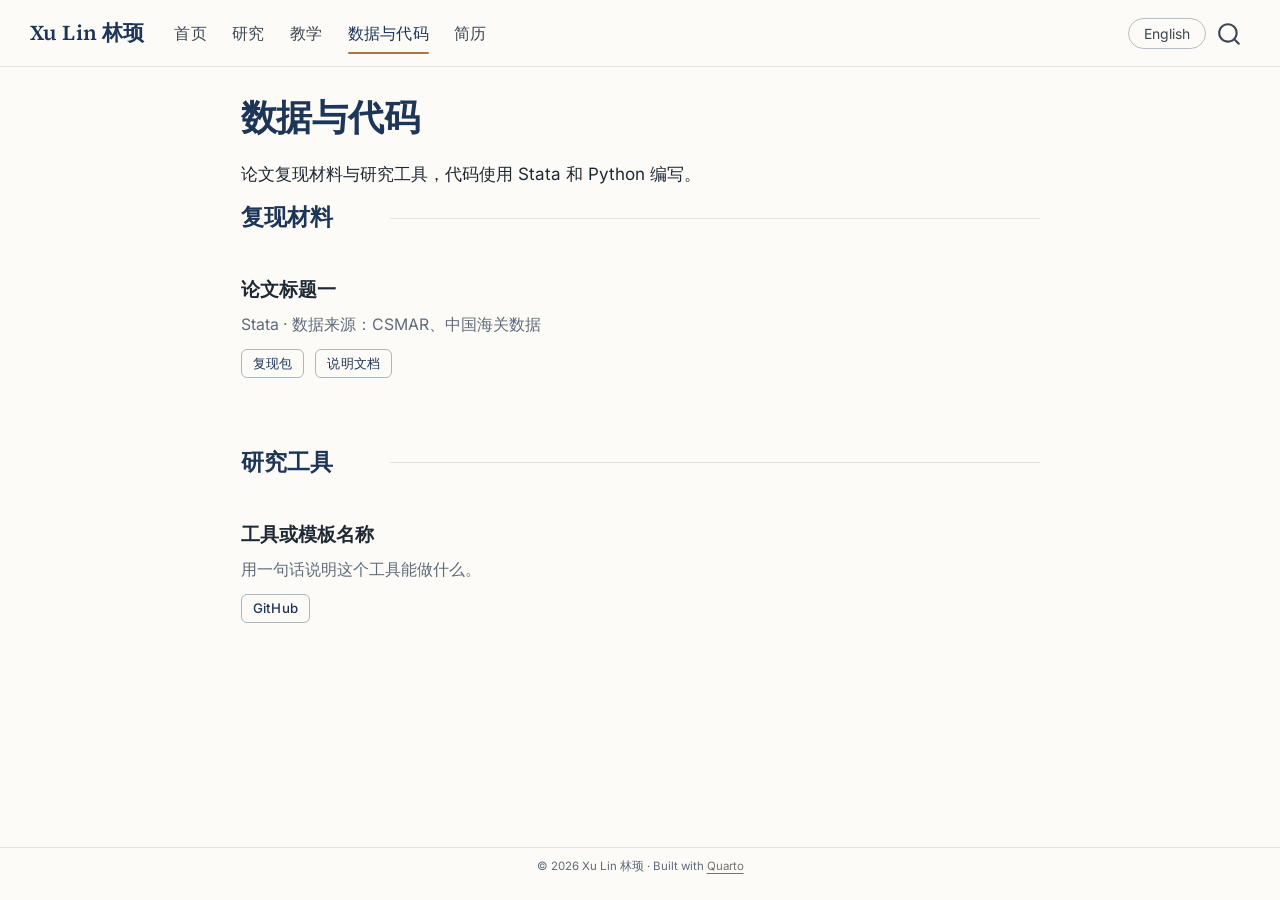
<file: docs/zh/code.html>
<!DOCTYPE html>
<html xmlns="http://www.w3.org/1999/xhtml" lang="zh-Hans" xml:lang="zh-Hans"><head>

<meta charset="utf-8">
<meta name="generator" content="quarto-1.7.32">

<meta name="viewport" content="width=device-width, initial-scale=1.0, user-scalable=yes">


<title>数据与代码 – Xu Lin 林顼</title>
<style>
code{white-space: pre-wrap;}
span.smallcaps{font-variant: small-caps;}
div.columns{display: flex; gap: min(4vw, 1.5em);}
div.column{flex: auto; overflow-x: auto;}
div.hanging-indent{margin-left: 1.5em; text-indent: -1.5em;}
ul.task-list{list-style: none;}
ul.task-list li input[type="checkbox"] {
  width: 0.8em;
  margin: 0 0.8em 0.2em -1em; /* quarto-specific, see https://github.com/quarto-dev/quarto-cli/issues/4556 */ 
  vertical-align: middle;
}
</style>


<script src="../site_libs/quarto-nav/quarto-nav.js"></script>
<script src="../site_libs/quarto-nav/headroom.min.js"></script>
<script src="../site_libs/clipboard/clipboard.min.js"></script>
<script src="../site_libs/quarto-search/autocomplete.umd.js"></script>
<script src="../site_libs/quarto-search/fuse.min.js"></script>
<script src="../site_libs/quarto-search/quarto-search.js"></script>
<meta name="quarto:offset" content="../">
<link href="../images/favicon.svg" rel="icon" type="image/svg+xml">
<script src="../site_libs/quarto-html/quarto.js" type="module"></script>
<script src="../site_libs/quarto-html/tabsets/tabsets.js" type="module"></script>
<script src="../site_libs/quarto-html/popper.min.js"></script>
<script src="../site_libs/quarto-html/tippy.umd.min.js"></script>
<script src="../site_libs/quarto-html/anchor.min.js"></script>
<link href="../site_libs/quarto-html/tippy.css" rel="stylesheet">
<link href="../site_libs/quarto-html/quarto-syntax-highlighting-37eea08aefeeee20ff55810ff984fec1.css" rel="stylesheet" id="quarto-text-highlighting-styles">
<script src="../site_libs/bootstrap/bootstrap.min.js"></script>
<link href="../site_libs/bootstrap/bootstrap-icons.css" rel="stylesheet">
<link href="../site_libs/bootstrap/bootstrap-1c0b671b7806911411376e25a3329b81.min.css" rel="stylesheet" append-hash="true" id="quarto-bootstrap" data-mode="light">
<script id="quarto-search-options" type="application/json">{
  "location": "navbar",
  "copy-button": false,
  "collapse-after": 3,
  "panel-placement": "end",
  "type": "overlay",
  "limit": 50,
  "keyboard-shortcut": [
    "f",
    "/",
    "s"
  ],
  "show-item-context": false,
  "language": {
    "search-no-results-text": "没有结果",
    "search-matching-documents-text": "匹配的文档",
    "search-copy-link-title": "复制搜索链接",
    "search-hide-matches-text": "隐藏其它匹配结果",
    "search-more-match-text": "更多匹配结果",
    "search-more-matches-text": "更多匹配结果",
    "search-clear-button-title": "清除",
    "search-text-placeholder": "",
    "search-detached-cancel-button-title": "取消",
    "search-submit-button-title": "提交",
    "search-label": "搜索"
  }
}</script>
<style>html{ scroll-behavior: smooth; }</style>


</head>

<body class="nav-fixed fullcontent quarto-light">

<div id="quarto-search-results"></div>
  <header id="quarto-header" class="headroom fixed-top">
    <nav class="navbar navbar-expand-lg " data-bs-theme="dark">
      <div class="navbar-container container-fluid">
      <div class="navbar-brand-container mx-auto">
    <a class="navbar-brand" href="../index.html">
    <span class="navbar-title">Xu Lin 林顼</span>
    </a>
  </div>
            <div id="quarto-search" class="" title="搜索"></div>
          <button class="navbar-toggler" type="button" data-bs-toggle="collapse" data-bs-target="#navbarCollapse" aria-controls="navbarCollapse" role="menu" aria-expanded="false" aria-label="展开或折叠导航栏" onclick="if (window.quartoToggleHeadroom) { window.quartoToggleHeadroom(); }">
  <span class="navbar-toggler-icon"></span>
</button>
          <div class="collapse navbar-collapse" id="navbarCollapse">
            <ul class="navbar-nav navbar-nav-scroll me-auto">
  <li class="nav-item">
    <a class="nav-link" href="../index.html"> 
<span class="menu-text">Home</span></a>
  </li>  
  <li class="nav-item">
    <a class="nav-link" href="../research.html"> 
<span class="menu-text">Research</span></a>
  </li>  
  <li class="nav-item">
    <a class="nav-link" href="../teaching.html"> 
<span class="menu-text">Teaching</span></a>
  </li>  
  <li class="nav-item">
    <a class="nav-link" href="../code.html"> 
<span class="menu-text">Data &amp; Code</span></a>
  </li>  
  <li class="nav-item">
    <a class="nav-link" href="../cv.html"> 
<span class="menu-text">CV</span></a>
  </li>  
  <li class="nav-item">
    <a class="nav-link" href="../zh/index.html"> 
<span class="menu-text">首页</span></a>
  </li>  
  <li class="nav-item">
    <a class="nav-link" href="../zh/research.html"> 
<span class="menu-text">研究</span></a>
  </li>  
  <li class="nav-item">
    <a class="nav-link" href="../zh/teaching.html"> 
<span class="menu-text">教学</span></a>
  </li>  
  <li class="nav-item">
    <a class="nav-link active" href="../zh/code.html" aria-current="page"> 
<span class="menu-text">数据与代码</span></a>
  </li>  
  <li class="nav-item">
    <a class="nav-link" href="../zh/cv.html"> 
<span class="menu-text">简历</span></a>
  </li>  
</ul>
            <ul class="navbar-nav navbar-nav-scroll ms-auto">
  <li class="nav-item">
    <a class="nav-link" href="../zh/index.html#lang-zh"> 
<span class="menu-text">中文</span></a>
  </li>  
  <li class="nav-item">
    <a class="nav-link" href="../index.html#lang-en"> 
<span class="menu-text">English</span></a>
  </li>  
</ul>
          </div> <!-- /navcollapse -->
            <div class="quarto-navbar-tools">
</div>
      </div> <!-- /container-fluid -->
    </nav>
</header>
<!-- content -->
<div id="quarto-content" class="quarto-container page-columns page-rows-contents page-layout-article page-navbar">
<!-- sidebar -->
<!-- margin-sidebar -->
    
<!-- main -->
<main class="content" id="quarto-document-content">

<header id="title-block-header" class="quarto-title-block default">
<div class="quarto-title">
<h1 class="title">数据与代码</h1>
</div>



<div class="quarto-title-meta">

    
  
    
  </div>
  


</header>


<p>论文复现材料与研究工具，代码使用 Stata 和 Python 编写。</p>
<section id="复现材料" class="level2">
<h2 class="anchored" data-anchor-id="复现材料">复现材料</h2>
<div class="paper">
<p><span class="paper-title">论文标题一</span></p>
<p><span class="paper-meta">Stata · 数据来源：CSMAR、中国海关数据</span></p>
<p><span class="paper-links"><a href="#">复现包</a></span> <span class="paper-links"><a href="#">说明文档</a></span></p>
</div>
</section>
<section id="研究工具" class="level2">
<h2 class="anchored" data-anchor-id="研究工具">研究工具</h2>
<div class="paper">
<p><span class="paper-title">工具或模板名称</span></p>
<p><span class="paper-meta">用一句话说明这个工具能做什么。</span></p>
<p><span class="paper-links"><a href="#">GitHub</a></span></p>
</div>


</section>

</main> <!-- /main -->
<script>
// 语言切换：把「中文 / English」按钮指向当前页面的另一语言版本
// 例：/research.html <-> /zh/research.html
// 按钮的 href 保留 #lang-zh / #lang-en 标记，供 styles.scss 识别；目标页面会忽略这个标记。
(function () {
  var m = window.location.pathname.match(/^(.*?\/)(zh\/)?([^\/]*)$/);
  if (!m) return;
  var base = m[1], page = m[3] || "index.html";
  document.querySelectorAll('.navbar a.nav-link[href*="#lang-zh"]').forEach(function (a) {
    a.href = base + "zh/" + page + "#lang-zh"; a.title = "中文版"; a.lang = "zh";
  });
  document.querySelectorAll('.navbar a.nav-link[href*="#lang-en"]').forEach(function (a) {
    a.href = base + page + "#lang-en"; a.title = "English version"; a.lang = "en";
  });
})();
</script>
<script id="quarto-html-after-body" type="application/javascript">
  window.document.addEventListener("DOMContentLoaded", function (event) {
    const icon = "";
    const anchorJS = new window.AnchorJS();
    anchorJS.options = {
      placement: 'right',
      icon: icon
    };
    anchorJS.add('.anchored');
    const isCodeAnnotation = (el) => {
      for (const clz of el.classList) {
        if (clz.startsWith('code-annotation-')) {                     
          return true;
        }
      }
      return false;
    }
    const onCopySuccess = function(e) {
      // button target
      const button = e.trigger;
      // don't keep focus
      button.blur();
      // flash "checked"
      button.classList.add('code-copy-button-checked');
      var currentTitle = button.getAttribute("title");
      button.setAttribute("title", "已复制");
      let tooltip;
      if (window.bootstrap) {
        button.setAttribute("data-bs-toggle", "tooltip");
        button.setAttribute("data-bs-placement", "left");
        button.setAttribute("data-bs-title", "已复制");
        tooltip = new bootstrap.Tooltip(button, 
          { trigger: "manual", 
            customClass: "code-copy-button-tooltip",
            offset: [0, -8]});
        tooltip.show();    
      }
      setTimeout(function() {
        if (tooltip) {
          tooltip.hide();
          button.removeAttribute("data-bs-title");
          button.removeAttribute("data-bs-toggle");
          button.removeAttribute("data-bs-placement");
        }
        button.setAttribute("title", currentTitle);
        button.classList.remove('code-copy-button-checked');
      }, 1000);
      // clear code selection
      e.clearSelection();
    }
    const getTextToCopy = function(trigger) {
        const codeEl = trigger.previousElementSibling.cloneNode(true);
        for (const childEl of codeEl.children) {
          if (isCodeAnnotation(childEl)) {
            childEl.remove();
          }
        }
        return codeEl.innerText;
    }
    const clipboard = new window.ClipboardJS('.code-copy-button:not([data-in-quarto-modal])', {
      text: getTextToCopy
    });
    clipboard.on('success', onCopySuccess);
    if (window.document.getElementById('quarto-embedded-source-code-modal')) {
      const clipboardModal = new window.ClipboardJS('.code-copy-button[data-in-quarto-modal]', {
        text: getTextToCopy,
        container: window.document.getElementById('quarto-embedded-source-code-modal')
      });
      clipboardModal.on('success', onCopySuccess);
    }
      var localhostRegex = new RegExp(/^(?:http|https):\/\/localhost\:?[0-9]*\//);
      var mailtoRegex = new RegExp(/^mailto:/);
        var filterRegex = new RegExp("https:\/\/linixity\.github\.io");
      var isInternal = (href) => {
          return filterRegex.test(href) || localhostRegex.test(href) || mailtoRegex.test(href);
      }
      // Inspect non-navigation links and adorn them if external
     var links = window.document.querySelectorAll('a[href]:not(.nav-link):not(.navbar-brand):not(.toc-action):not(.sidebar-link):not(.sidebar-item-toggle):not(.pagination-link):not(.no-external):not([aria-hidden]):not(.dropdown-item):not(.quarto-navigation-tool):not(.about-link)');
      for (var i=0; i<links.length; i++) {
        const link = links[i];
        if (!isInternal(link.href)) {
          // undo the damage that might have been done by quarto-nav.js in the case of
          // links that we want to consider external
          if (link.dataset.originalHref !== undefined) {
            link.href = link.dataset.originalHref;
          }
        }
      }
    function tippyHover(el, contentFn, onTriggerFn, onUntriggerFn) {
      const config = {
        allowHTML: true,
        maxWidth: 500,
        delay: 100,
        arrow: false,
        appendTo: function(el) {
            return el.parentElement;
        },
        interactive: true,
        interactiveBorder: 10,
        theme: 'quarto',
        placement: 'bottom-start',
      };
      if (contentFn) {
        config.content = contentFn;
      }
      if (onTriggerFn) {
        config.onTrigger = onTriggerFn;
      }
      if (onUntriggerFn) {
        config.onUntrigger = onUntriggerFn;
      }
      window.tippy(el, config); 
    }
    const noterefs = window.document.querySelectorAll('a[role="doc-noteref"]');
    for (var i=0; i<noterefs.length; i++) {
      const ref = noterefs[i];
      tippyHover(ref, function() {
        // use id or data attribute instead here
        let href = ref.getAttribute('data-footnote-href') || ref.getAttribute('href');
        try { href = new URL(href).hash; } catch {}
        const id = href.replace(/^#\/?/, "");
        const note = window.document.getElementById(id);
        if (note) {
          return note.innerHTML;
        } else {
          return "";
        }
      });
    }
    const xrefs = window.document.querySelectorAll('a.quarto-xref');
    const processXRef = (id, note) => {
      // Strip column container classes
      const stripColumnClz = (el) => {
        el.classList.remove("page-full", "page-columns");
        if (el.children) {
          for (const child of el.children) {
            stripColumnClz(child);
          }
        }
      }
      stripColumnClz(note)
      if (id === null || id.startsWith('sec-')) {
        // Special case sections, only their first couple elements
        const container = document.createElement("div");
        if (note.children && note.children.length > 2) {
          container.appendChild(note.children[0].cloneNode(true));
          for (let i = 1; i < note.children.length; i++) {
            const child = note.children[i];
            if (child.tagName === "P" && child.innerText === "") {
              continue;
            } else {
              container.appendChild(child.cloneNode(true));
              break;
            }
          }
          if (window.Quarto?.typesetMath) {
            window.Quarto.typesetMath(container);
          }
          return container.innerHTML
        } else {
          if (window.Quarto?.typesetMath) {
            window.Quarto.typesetMath(note);
          }
          return note.innerHTML;
        }
      } else {
        // Remove any anchor links if they are present
        const anchorLink = note.querySelector('a.anchorjs-link');
        if (anchorLink) {
          anchorLink.remove();
        }
        if (window.Quarto?.typesetMath) {
          window.Quarto.typesetMath(note);
        }
        if (note.classList.contains("callout")) {
          return note.outerHTML;
        } else {
          return note.innerHTML;
        }
      }
    }
    for (var i=0; i<xrefs.length; i++) {
      const xref = xrefs[i];
      tippyHover(xref, undefined, function(instance) {
        instance.disable();
        let url = xref.getAttribute('href');
        let hash = undefined; 
        if (url.startsWith('#')) {
          hash = url;
        } else {
          try { hash = new URL(url).hash; } catch {}
        }
        if (hash) {
          const id = hash.replace(/^#\/?/, "");
          const note = window.document.getElementById(id);
          if (note !== null) {
            try {
              const html = processXRef(id, note.cloneNode(true));
              instance.setContent(html);
            } finally {
              instance.enable();
              instance.show();
            }
          } else {
            // See if we can fetch this
            fetch(url.split('#')[0])
            .then(res => res.text())
            .then(html => {
              const parser = new DOMParser();
              const htmlDoc = parser.parseFromString(html, "text/html");
              const note = htmlDoc.getElementById(id);
              if (note !== null) {
                const html = processXRef(id, note);
                instance.setContent(html);
              } 
            }).finally(() => {
              instance.enable();
              instance.show();
            });
          }
        } else {
          // See if we can fetch a full url (with no hash to target)
          // This is a special case and we should probably do some content thinning / targeting
          fetch(url)
          .then(res => res.text())
          .then(html => {
            const parser = new DOMParser();
            const htmlDoc = parser.parseFromString(html, "text/html");
            const note = htmlDoc.querySelector('main.content');
            if (note !== null) {
              // This should only happen for chapter cross references
              // (since there is no id in the URL)
              // remove the first header
              if (note.children.length > 0 && note.children[0].tagName === "HEADER") {
                note.children[0].remove();
              }
              const html = processXRef(null, note);
              instance.setContent(html);
            } 
          }).finally(() => {
            instance.enable();
            instance.show();
          });
        }
      }, function(instance) {
      });
    }
        let selectedAnnoteEl;
        const selectorForAnnotation = ( cell, annotation) => {
          let cellAttr = 'data-code-cell="' + cell + '"';
          let lineAttr = 'data-code-annotation="' +  annotation + '"';
          const selector = 'span[' + cellAttr + '][' + lineAttr + ']';
          return selector;
        }
        const selectCodeLines = (annoteEl) => {
          const doc = window.document;
          const targetCell = annoteEl.getAttribute("data-target-cell");
          const targetAnnotation = annoteEl.getAttribute("data-target-annotation");
          const annoteSpan = window.document.querySelector(selectorForAnnotation(targetCell, targetAnnotation));
          const lines = annoteSpan.getAttribute("data-code-lines").split(",");
          const lineIds = lines.map((line) => {
            return targetCell + "-" + line;
          })
          let top = null;
          let height = null;
          let parent = null;
          if (lineIds.length > 0) {
              //compute the position of the single el (top and bottom and make a div)
              const el = window.document.getElementById(lineIds[0]);
              top = el.offsetTop;
              height = el.offsetHeight;
              parent = el.parentElement.parentElement;
            if (lineIds.length > 1) {
              const lastEl = window.document.getElementById(lineIds[lineIds.length - 1]);
              const bottom = lastEl.offsetTop + lastEl.offsetHeight;
              height = bottom - top;
            }
            if (top !== null && height !== null && parent !== null) {
              // cook up a div (if necessary) and position it 
              let div = window.document.getElementById("code-annotation-line-highlight");
              if (div === null) {
                div = window.document.createElement("div");
                div.setAttribute("id", "code-annotation-line-highlight");
                div.style.position = 'absolute';
                parent.appendChild(div);
              }
              div.style.top = top - 2 + "px";
              div.style.height = height + 4 + "px";
              div.style.left = 0;
              let gutterDiv = window.document.getElementById("code-annotation-line-highlight-gutter");
              if (gutterDiv === null) {
                gutterDiv = window.document.createElement("div");
                gutterDiv.setAttribute("id", "code-annotation-line-highlight-gutter");
                gutterDiv.style.position = 'absolute';
                const codeCell = window.document.getElementById(targetCell);
                const gutter = codeCell.querySelector('.code-annotation-gutter');
                gutter.appendChild(gutterDiv);
              }
              gutterDiv.style.top = top - 2 + "px";
              gutterDiv.style.height = height + 4 + "px";
            }
            selectedAnnoteEl = annoteEl;
          }
        };
        const unselectCodeLines = () => {
          const elementsIds = ["code-annotation-line-highlight", "code-annotation-line-highlight-gutter"];
          elementsIds.forEach((elId) => {
            const div = window.document.getElementById(elId);
            if (div) {
              div.remove();
            }
          });
          selectedAnnoteEl = undefined;
        };
          // Handle positioning of the toggle
      window.addEventListener(
        "resize",
        throttle(() => {
          elRect = undefined;
          if (selectedAnnoteEl) {
            selectCodeLines(selectedAnnoteEl);
          }
        }, 10)
      );
      function throttle(fn, ms) {
      let throttle = false;
      let timer;
        return (...args) => {
          if(!throttle) { // first call gets through
              fn.apply(this, args);
              throttle = true;
          } else { // all the others get throttled
              if(timer) clearTimeout(timer); // cancel #2
              timer = setTimeout(() => {
                fn.apply(this, args);
                timer = throttle = false;
              }, ms);
          }
        };
      }
        // Attach click handler to the DT
        const annoteDls = window.document.querySelectorAll('dt[data-target-cell]');
        for (const annoteDlNode of annoteDls) {
          annoteDlNode.addEventListener('click', (event) => {
            const clickedEl = event.target;
            if (clickedEl !== selectedAnnoteEl) {
              unselectCodeLines();
              const activeEl = window.document.querySelector('dt[data-target-cell].code-annotation-active');
              if (activeEl) {
                activeEl.classList.remove('code-annotation-active');
              }
              selectCodeLines(clickedEl);
              clickedEl.classList.add('code-annotation-active');
            } else {
              // Unselect the line
              unselectCodeLines();
              clickedEl.classList.remove('code-annotation-active');
            }
          });
        }
    const findCites = (el) => {
      const parentEl = el.parentElement;
      if (parentEl) {
        const cites = parentEl.dataset.cites;
        if (cites) {
          return {
            el,
            cites: cites.split(' ')
          };
        } else {
          return findCites(el.parentElement)
        }
      } else {
        return undefined;
      }
    };
    var bibliorefs = window.document.querySelectorAll('a[role="doc-biblioref"]');
    for (var i=0; i<bibliorefs.length; i++) {
      const ref = bibliorefs[i];
      const citeInfo = findCites(ref);
      if (citeInfo) {
        tippyHover(citeInfo.el, function() {
          var popup = window.document.createElement('div');
          citeInfo.cites.forEach(function(cite) {
            var citeDiv = window.document.createElement('div');
            citeDiv.classList.add('hanging-indent');
            citeDiv.classList.add('csl-entry');
            var biblioDiv = window.document.getElementById('ref-' + cite);
            if (biblioDiv) {
              citeDiv.innerHTML = biblioDiv.innerHTML;
            }
            popup.appendChild(citeDiv);
          });
          return popup.innerHTML;
        });
      }
    }
  });
  </script>
</div> <!-- /content -->
<footer class="footer">
  <div class="nav-footer">
    <div class="nav-footer-left">
      &nbsp;
    </div>   
    <div class="nav-footer-center">
<p>© 2026 Xu Lin 林顼 · Built with <a href="https://quarto.org">Quarto</a></p>
</div>
    <div class="nav-footer-right">
      &nbsp;
    </div>
  </div>
</footer>




<script src="../site_libs/quarto-html/zenscroll-min.js"></script>
</body></html>
</file>
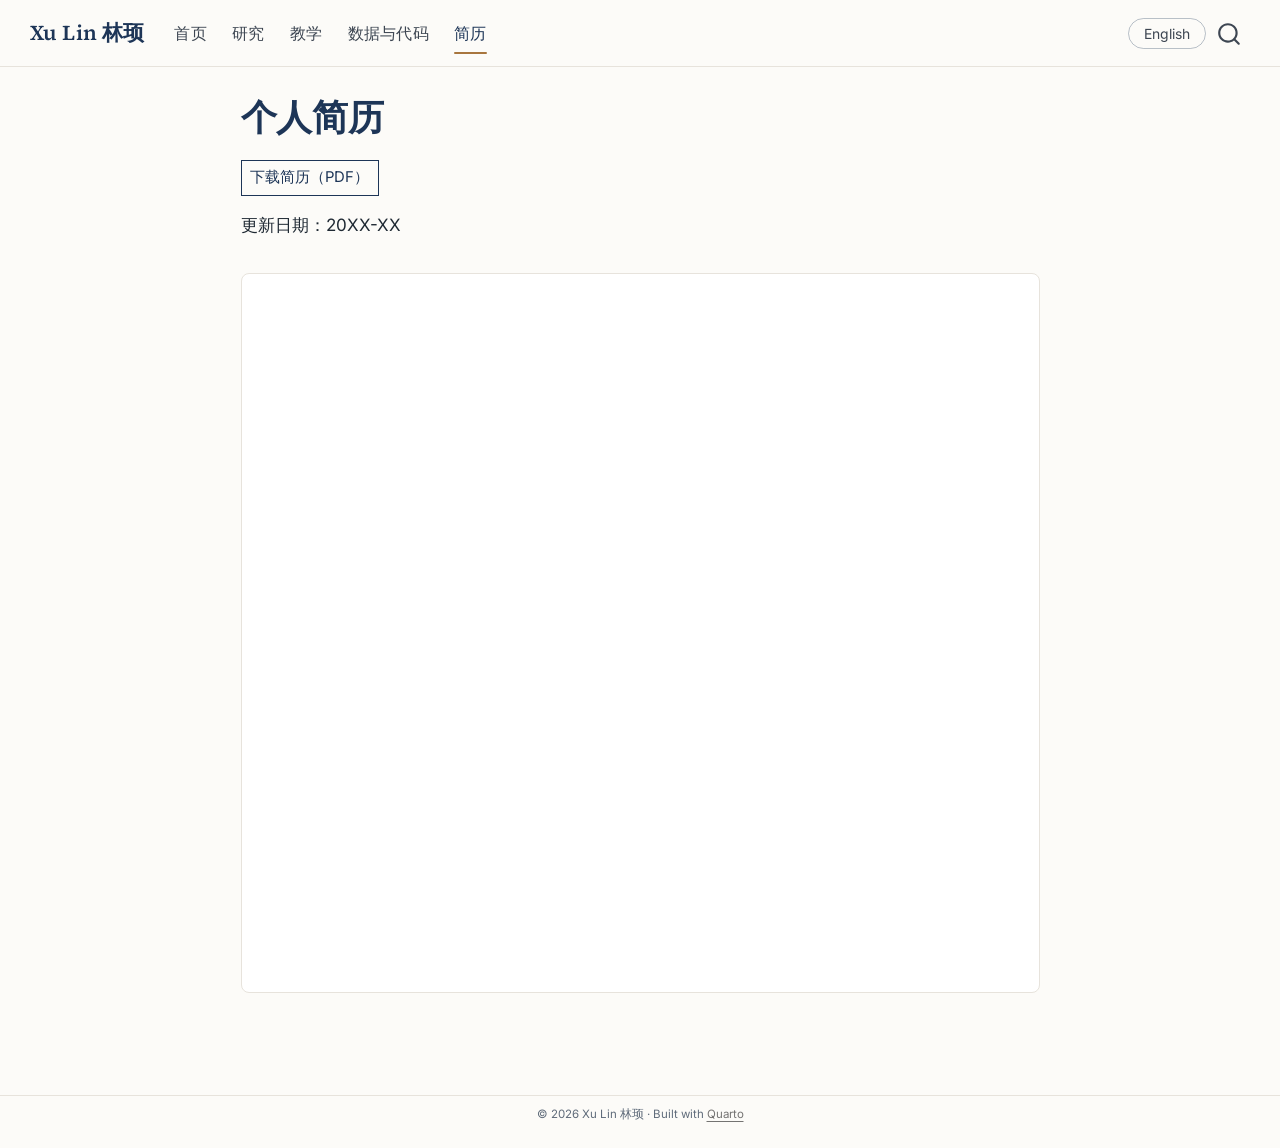
<file: docs/zh/cv.html>
<!DOCTYPE html>
<html xmlns="http://www.w3.org/1999/xhtml" lang="zh-Hans" xml:lang="zh-Hans"><head>

<meta charset="utf-8">
<meta name="generator" content="quarto-1.7.32">

<meta name="viewport" content="width=device-width, initial-scale=1.0, user-scalable=yes">


<title>个人简历 – Xu Lin 林顼</title>
<style>
code{white-space: pre-wrap;}
span.smallcaps{font-variant: small-caps;}
div.columns{display: flex; gap: min(4vw, 1.5em);}
div.column{flex: auto; overflow-x: auto;}
div.hanging-indent{margin-left: 1.5em; text-indent: -1.5em;}
ul.task-list{list-style: none;}
ul.task-list li input[type="checkbox"] {
  width: 0.8em;
  margin: 0 0.8em 0.2em -1em; /* quarto-specific, see https://github.com/quarto-dev/quarto-cli/issues/4556 */ 
  vertical-align: middle;
}
</style>


<script src="../site_libs/quarto-nav/quarto-nav.js"></script>
<script src="../site_libs/quarto-nav/headroom.min.js"></script>
<script src="../site_libs/clipboard/clipboard.min.js"></script>
<script src="../site_libs/quarto-search/autocomplete.umd.js"></script>
<script src="../site_libs/quarto-search/fuse.min.js"></script>
<script src="../site_libs/quarto-search/quarto-search.js"></script>
<meta name="quarto:offset" content="../">
<link href="../images/favicon.svg" rel="icon" type="image/svg+xml">
<script src="../site_libs/quarto-html/quarto.js" type="module"></script>
<script src="../site_libs/quarto-html/tabsets/tabsets.js" type="module"></script>
<script src="../site_libs/quarto-html/popper.min.js"></script>
<script src="../site_libs/quarto-html/tippy.umd.min.js"></script>
<script src="../site_libs/quarto-html/anchor.min.js"></script>
<link href="../site_libs/quarto-html/tippy.css" rel="stylesheet">
<link href="../site_libs/quarto-html/quarto-syntax-highlighting-37eea08aefeeee20ff55810ff984fec1.css" rel="stylesheet" id="quarto-text-highlighting-styles">
<script src="../site_libs/bootstrap/bootstrap.min.js"></script>
<link href="../site_libs/bootstrap/bootstrap-icons.css" rel="stylesheet">
<link href="../site_libs/bootstrap/bootstrap-1c0b671b7806911411376e25a3329b81.min.css" rel="stylesheet" append-hash="true" id="quarto-bootstrap" data-mode="light">
<script id="quarto-search-options" type="application/json">{
  "location": "navbar",
  "copy-button": false,
  "collapse-after": 3,
  "panel-placement": "end",
  "type": "overlay",
  "limit": 50,
  "keyboard-shortcut": [
    "f",
    "/",
    "s"
  ],
  "show-item-context": false,
  "language": {
    "search-no-results-text": "没有结果",
    "search-matching-documents-text": "匹配的文档",
    "search-copy-link-title": "复制搜索链接",
    "search-hide-matches-text": "隐藏其它匹配结果",
    "search-more-match-text": "更多匹配结果",
    "search-more-matches-text": "更多匹配结果",
    "search-clear-button-title": "清除",
    "search-text-placeholder": "",
    "search-detached-cancel-button-title": "取消",
    "search-submit-button-title": "提交",
    "search-label": "搜索"
  }
}</script>
<style>html{ scroll-behavior: smooth; }</style>


</head>

<body class="nav-fixed fullcontent quarto-light">

<div id="quarto-search-results"></div>
  <header id="quarto-header" class="headroom fixed-top">
    <nav class="navbar navbar-expand-lg " data-bs-theme="dark">
      <div class="navbar-container container-fluid">
      <div class="navbar-brand-container mx-auto">
    <a class="navbar-brand" href="../index.html">
    <span class="navbar-title">Xu Lin 林顼</span>
    </a>
  </div>
            <div id="quarto-search" class="" title="搜索"></div>
          <button class="navbar-toggler" type="button" data-bs-toggle="collapse" data-bs-target="#navbarCollapse" aria-controls="navbarCollapse" role="menu" aria-expanded="false" aria-label="展开或折叠导航栏" onclick="if (window.quartoToggleHeadroom) { window.quartoToggleHeadroom(); }">
  <span class="navbar-toggler-icon"></span>
</button>
          <div class="collapse navbar-collapse" id="navbarCollapse">
            <ul class="navbar-nav navbar-nav-scroll me-auto">
  <li class="nav-item">
    <a class="nav-link" href="../index.html"> 
<span class="menu-text">Home</span></a>
  </li>  
  <li class="nav-item">
    <a class="nav-link" href="../research.html"> 
<span class="menu-text">Research</span></a>
  </li>  
  <li class="nav-item">
    <a class="nav-link" href="../teaching.html"> 
<span class="menu-text">Teaching</span></a>
  </li>  
  <li class="nav-item">
    <a class="nav-link" href="../code.html"> 
<span class="menu-text">Data &amp; Code</span></a>
  </li>  
  <li class="nav-item">
    <a class="nav-link" href="../cv.html"> 
<span class="menu-text">CV</span></a>
  </li>  
  <li class="nav-item">
    <a class="nav-link" href="../zh/index.html"> 
<span class="menu-text">首页</span></a>
  </li>  
  <li class="nav-item">
    <a class="nav-link" href="../zh/research.html"> 
<span class="menu-text">研究</span></a>
  </li>  
  <li class="nav-item">
    <a class="nav-link" href="../zh/teaching.html"> 
<span class="menu-text">教学</span></a>
  </li>  
  <li class="nav-item">
    <a class="nav-link" href="../zh/code.html"> 
<span class="menu-text">数据与代码</span></a>
  </li>  
  <li class="nav-item">
    <a class="nav-link active" href="../zh/cv.html" aria-current="page"> 
<span class="menu-text">简历</span></a>
  </li>  
</ul>
            <ul class="navbar-nav navbar-nav-scroll ms-auto">
  <li class="nav-item">
    <a class="nav-link" href="../zh/index.html#lang-zh"> 
<span class="menu-text">中文</span></a>
  </li>  
  <li class="nav-item">
    <a class="nav-link" href="../index.html#lang-en"> 
<span class="menu-text">English</span></a>
  </li>  
</ul>
          </div> <!-- /navcollapse -->
            <div class="quarto-navbar-tools">
</div>
      </div> <!-- /container-fluid -->
    </nav>
</header>
<!-- content -->
<div id="quarto-content" class="quarto-container page-columns page-rows-contents page-layout-article page-navbar">
<!-- sidebar -->
<!-- margin-sidebar -->
    
<!-- main -->
<main class="content" id="quarto-document-content">

<header id="title-block-header" class="quarto-title-block default">
<div class="quarto-title">
<h1 class="title">个人简历</h1>
</div>



<div class="quarto-title-meta">

    
  
    
  </div>
  


</header>


<p><a href="../files/cv-zh.pdf" class="btn btn-outline-primary btn-sm">下载简历（PDF）</a></p>
<p>更新日期：20XX-XX</p>
<iframe class="cv-embed" src="../files/cv-zh.pdf" title="简历">
</iframe>



</main> <!-- /main -->
<script>
// 语言切换：把「中文 / English」按钮指向当前页面的另一语言版本
// 例：/research.html <-> /zh/research.html
// 按钮的 href 保留 #lang-zh / #lang-en 标记，供 styles.scss 识别；目标页面会忽略这个标记。
(function () {
  var m = window.location.pathname.match(/^(.*?\/)(zh\/)?([^\/]*)$/);
  if (!m) return;
  var base = m[1], page = m[3] || "index.html";
  document.querySelectorAll('.navbar a.nav-link[href*="#lang-zh"]').forEach(function (a) {
    a.href = base + "zh/" + page + "#lang-zh"; a.title = "中文版"; a.lang = "zh";
  });
  document.querySelectorAll('.navbar a.nav-link[href*="#lang-en"]').forEach(function (a) {
    a.href = base + page + "#lang-en"; a.title = "English version"; a.lang = "en";
  });
})();
</script>
<script id="quarto-html-after-body" type="application/javascript">
  window.document.addEventListener("DOMContentLoaded", function (event) {
    const icon = "";
    const anchorJS = new window.AnchorJS();
    anchorJS.options = {
      placement: 'right',
      icon: icon
    };
    anchorJS.add('.anchored');
    const isCodeAnnotation = (el) => {
      for (const clz of el.classList) {
        if (clz.startsWith('code-annotation-')) {                     
          return true;
        }
      }
      return false;
    }
    const onCopySuccess = function(e) {
      // button target
      const button = e.trigger;
      // don't keep focus
      button.blur();
      // flash "checked"
      button.classList.add('code-copy-button-checked');
      var currentTitle = button.getAttribute("title");
      button.setAttribute("title", "已复制");
      let tooltip;
      if (window.bootstrap) {
        button.setAttribute("data-bs-toggle", "tooltip");
        button.setAttribute("data-bs-placement", "left");
        button.setAttribute("data-bs-title", "已复制");
        tooltip = new bootstrap.Tooltip(button, 
          { trigger: "manual", 
            customClass: "code-copy-button-tooltip",
            offset: [0, -8]});
        tooltip.show();    
      }
      setTimeout(function() {
        if (tooltip) {
          tooltip.hide();
          button.removeAttribute("data-bs-title");
          button.removeAttribute("data-bs-toggle");
          button.removeAttribute("data-bs-placement");
        }
        button.setAttribute("title", currentTitle);
        button.classList.remove('code-copy-button-checked');
      }, 1000);
      // clear code selection
      e.clearSelection();
    }
    const getTextToCopy = function(trigger) {
        const codeEl = trigger.previousElementSibling.cloneNode(true);
        for (const childEl of codeEl.children) {
          if (isCodeAnnotation(childEl)) {
            childEl.remove();
          }
        }
        return codeEl.innerText;
    }
    const clipboard = new window.ClipboardJS('.code-copy-button:not([data-in-quarto-modal])', {
      text: getTextToCopy
    });
    clipboard.on('success', onCopySuccess);
    if (window.document.getElementById('quarto-embedded-source-code-modal')) {
      const clipboardModal = new window.ClipboardJS('.code-copy-button[data-in-quarto-modal]', {
        text: getTextToCopy,
        container: window.document.getElementById('quarto-embedded-source-code-modal')
      });
      clipboardModal.on('success', onCopySuccess);
    }
      var localhostRegex = new RegExp(/^(?:http|https):\/\/localhost\:?[0-9]*\//);
      var mailtoRegex = new RegExp(/^mailto:/);
        var filterRegex = new RegExp("https:\/\/linixity\.github\.io");
      var isInternal = (href) => {
          return filterRegex.test(href) || localhostRegex.test(href) || mailtoRegex.test(href);
      }
      // Inspect non-navigation links and adorn them if external
     var links = window.document.querySelectorAll('a[href]:not(.nav-link):not(.navbar-brand):not(.toc-action):not(.sidebar-link):not(.sidebar-item-toggle):not(.pagination-link):not(.no-external):not([aria-hidden]):not(.dropdown-item):not(.quarto-navigation-tool):not(.about-link)');
      for (var i=0; i<links.length; i++) {
        const link = links[i];
        if (!isInternal(link.href)) {
          // undo the damage that might have been done by quarto-nav.js in the case of
          // links that we want to consider external
          if (link.dataset.originalHref !== undefined) {
            link.href = link.dataset.originalHref;
          }
        }
      }
    function tippyHover(el, contentFn, onTriggerFn, onUntriggerFn) {
      const config = {
        allowHTML: true,
        maxWidth: 500,
        delay: 100,
        arrow: false,
        appendTo: function(el) {
            return el.parentElement;
        },
        interactive: true,
        interactiveBorder: 10,
        theme: 'quarto',
        placement: 'bottom-start',
      };
      if (contentFn) {
        config.content = contentFn;
      }
      if (onTriggerFn) {
        config.onTrigger = onTriggerFn;
      }
      if (onUntriggerFn) {
        config.onUntrigger = onUntriggerFn;
      }
      window.tippy(el, config); 
    }
    const noterefs = window.document.querySelectorAll('a[role="doc-noteref"]');
    for (var i=0; i<noterefs.length; i++) {
      const ref = noterefs[i];
      tippyHover(ref, function() {
        // use id or data attribute instead here
        let href = ref.getAttribute('data-footnote-href') || ref.getAttribute('href');
        try { href = new URL(href).hash; } catch {}
        const id = href.replace(/^#\/?/, "");
        const note = window.document.getElementById(id);
        if (note) {
          return note.innerHTML;
        } else {
          return "";
        }
      });
    }
    const xrefs = window.document.querySelectorAll('a.quarto-xref');
    const processXRef = (id, note) => {
      // Strip column container classes
      const stripColumnClz = (el) => {
        el.classList.remove("page-full", "page-columns");
        if (el.children) {
          for (const child of el.children) {
            stripColumnClz(child);
          }
        }
      }
      stripColumnClz(note)
      if (id === null || id.startsWith('sec-')) {
        // Special case sections, only their first couple elements
        const container = document.createElement("div");
        if (note.children && note.children.length > 2) {
          container.appendChild(note.children[0].cloneNode(true));
          for (let i = 1; i < note.children.length; i++) {
            const child = note.children[i];
            if (child.tagName === "P" && child.innerText === "") {
              continue;
            } else {
              container.appendChild(child.cloneNode(true));
              break;
            }
          }
          if (window.Quarto?.typesetMath) {
            window.Quarto.typesetMath(container);
          }
          return container.innerHTML
        } else {
          if (window.Quarto?.typesetMath) {
            window.Quarto.typesetMath(note);
          }
          return note.innerHTML;
        }
      } else {
        // Remove any anchor links if they are present
        const anchorLink = note.querySelector('a.anchorjs-link');
        if (anchorLink) {
          anchorLink.remove();
        }
        if (window.Quarto?.typesetMath) {
          window.Quarto.typesetMath(note);
        }
        if (note.classList.contains("callout")) {
          return note.outerHTML;
        } else {
          return note.innerHTML;
        }
      }
    }
    for (var i=0; i<xrefs.length; i++) {
      const xref = xrefs[i];
      tippyHover(xref, undefined, function(instance) {
        instance.disable();
        let url = xref.getAttribute('href');
        let hash = undefined; 
        if (url.startsWith('#')) {
          hash = url;
        } else {
          try { hash = new URL(url).hash; } catch {}
        }
        if (hash) {
          const id = hash.replace(/^#\/?/, "");
          const note = window.document.getElementById(id);
          if (note !== null) {
            try {
              const html = processXRef(id, note.cloneNode(true));
              instance.setContent(html);
            } finally {
              instance.enable();
              instance.show();
            }
          } else {
            // See if we can fetch this
            fetch(url.split('#')[0])
            .then(res => res.text())
            .then(html => {
              const parser = new DOMParser();
              const htmlDoc = parser.parseFromString(html, "text/html");
              const note = htmlDoc.getElementById(id);
              if (note !== null) {
                const html = processXRef(id, note);
                instance.setContent(html);
              } 
            }).finally(() => {
              instance.enable();
              instance.show();
            });
          }
        } else {
          // See if we can fetch a full url (with no hash to target)
          // This is a special case and we should probably do some content thinning / targeting
          fetch(url)
          .then(res => res.text())
          .then(html => {
            const parser = new DOMParser();
            const htmlDoc = parser.parseFromString(html, "text/html");
            const note = htmlDoc.querySelector('main.content');
            if (note !== null) {
              // This should only happen for chapter cross references
              // (since there is no id in the URL)
              // remove the first header
              if (note.children.length > 0 && note.children[0].tagName === "HEADER") {
                note.children[0].remove();
              }
              const html = processXRef(null, note);
              instance.setContent(html);
            } 
          }).finally(() => {
            instance.enable();
            instance.show();
          });
        }
      }, function(instance) {
      });
    }
        let selectedAnnoteEl;
        const selectorForAnnotation = ( cell, annotation) => {
          let cellAttr = 'data-code-cell="' + cell + '"';
          let lineAttr = 'data-code-annotation="' +  annotation + '"';
          const selector = 'span[' + cellAttr + '][' + lineAttr + ']';
          return selector;
        }
        const selectCodeLines = (annoteEl) => {
          const doc = window.document;
          const targetCell = annoteEl.getAttribute("data-target-cell");
          const targetAnnotation = annoteEl.getAttribute("data-target-annotation");
          const annoteSpan = window.document.querySelector(selectorForAnnotation(targetCell, targetAnnotation));
          const lines = annoteSpan.getAttribute("data-code-lines").split(",");
          const lineIds = lines.map((line) => {
            return targetCell + "-" + line;
          })
          let top = null;
          let height = null;
          let parent = null;
          if (lineIds.length > 0) {
              //compute the position of the single el (top and bottom and make a div)
              const el = window.document.getElementById(lineIds[0]);
              top = el.offsetTop;
              height = el.offsetHeight;
              parent = el.parentElement.parentElement;
            if (lineIds.length > 1) {
              const lastEl = window.document.getElementById(lineIds[lineIds.length - 1]);
              const bottom = lastEl.offsetTop + lastEl.offsetHeight;
              height = bottom - top;
            }
            if (top !== null && height !== null && parent !== null) {
              // cook up a div (if necessary) and position it 
              let div = window.document.getElementById("code-annotation-line-highlight");
              if (div === null) {
                div = window.document.createElement("div");
                div.setAttribute("id", "code-annotation-line-highlight");
                div.style.position = 'absolute';
                parent.appendChild(div);
              }
              div.style.top = top - 2 + "px";
              div.style.height = height + 4 + "px";
              div.style.left = 0;
              let gutterDiv = window.document.getElementById("code-annotation-line-highlight-gutter");
              if (gutterDiv === null) {
                gutterDiv = window.document.createElement("div");
                gutterDiv.setAttribute("id", "code-annotation-line-highlight-gutter");
                gutterDiv.style.position = 'absolute';
                const codeCell = window.document.getElementById(targetCell);
                const gutter = codeCell.querySelector('.code-annotation-gutter');
                gutter.appendChild(gutterDiv);
              }
              gutterDiv.style.top = top - 2 + "px";
              gutterDiv.style.height = height + 4 + "px";
            }
            selectedAnnoteEl = annoteEl;
          }
        };
        const unselectCodeLines = () => {
          const elementsIds = ["code-annotation-line-highlight", "code-annotation-line-highlight-gutter"];
          elementsIds.forEach((elId) => {
            const div = window.document.getElementById(elId);
            if (div) {
              div.remove();
            }
          });
          selectedAnnoteEl = undefined;
        };
          // Handle positioning of the toggle
      window.addEventListener(
        "resize",
        throttle(() => {
          elRect = undefined;
          if (selectedAnnoteEl) {
            selectCodeLines(selectedAnnoteEl);
          }
        }, 10)
      );
      function throttle(fn, ms) {
      let throttle = false;
      let timer;
        return (...args) => {
          if(!throttle) { // first call gets through
              fn.apply(this, args);
              throttle = true;
          } else { // all the others get throttled
              if(timer) clearTimeout(timer); // cancel #2
              timer = setTimeout(() => {
                fn.apply(this, args);
                timer = throttle = false;
              }, ms);
          }
        };
      }
        // Attach click handler to the DT
        const annoteDls = window.document.querySelectorAll('dt[data-target-cell]');
        for (const annoteDlNode of annoteDls) {
          annoteDlNode.addEventListener('click', (event) => {
            const clickedEl = event.target;
            if (clickedEl !== selectedAnnoteEl) {
              unselectCodeLines();
              const activeEl = window.document.querySelector('dt[data-target-cell].code-annotation-active');
              if (activeEl) {
                activeEl.classList.remove('code-annotation-active');
              }
              selectCodeLines(clickedEl);
              clickedEl.classList.add('code-annotation-active');
            } else {
              // Unselect the line
              unselectCodeLines();
              clickedEl.classList.remove('code-annotation-active');
            }
          });
        }
    const findCites = (el) => {
      const parentEl = el.parentElement;
      if (parentEl) {
        const cites = parentEl.dataset.cites;
        if (cites) {
          return {
            el,
            cites: cites.split(' ')
          };
        } else {
          return findCites(el.parentElement)
        }
      } else {
        return undefined;
      }
    };
    var bibliorefs = window.document.querySelectorAll('a[role="doc-biblioref"]');
    for (var i=0; i<bibliorefs.length; i++) {
      const ref = bibliorefs[i];
      const citeInfo = findCites(ref);
      if (citeInfo) {
        tippyHover(citeInfo.el, function() {
          var popup = window.document.createElement('div');
          citeInfo.cites.forEach(function(cite) {
            var citeDiv = window.document.createElement('div');
            citeDiv.classList.add('hanging-indent');
            citeDiv.classList.add('csl-entry');
            var biblioDiv = window.document.getElementById('ref-' + cite);
            if (biblioDiv) {
              citeDiv.innerHTML = biblioDiv.innerHTML;
            }
            popup.appendChild(citeDiv);
          });
          return popup.innerHTML;
        });
      }
    }
  });
  </script>
</div> <!-- /content -->
<footer class="footer">
  <div class="nav-footer">
    <div class="nav-footer-left">
      &nbsp;
    </div>   
    <div class="nav-footer-center">
<p>© 2026 Xu Lin 林顼 · Built with <a href="https://quarto.org">Quarto</a></p>
</div>
    <div class="nav-footer-right">
      &nbsp;
    </div>
  </div>
</footer>




<script src="../site_libs/quarto-html/zenscroll-min.js"></script>
</body></html>
</file>
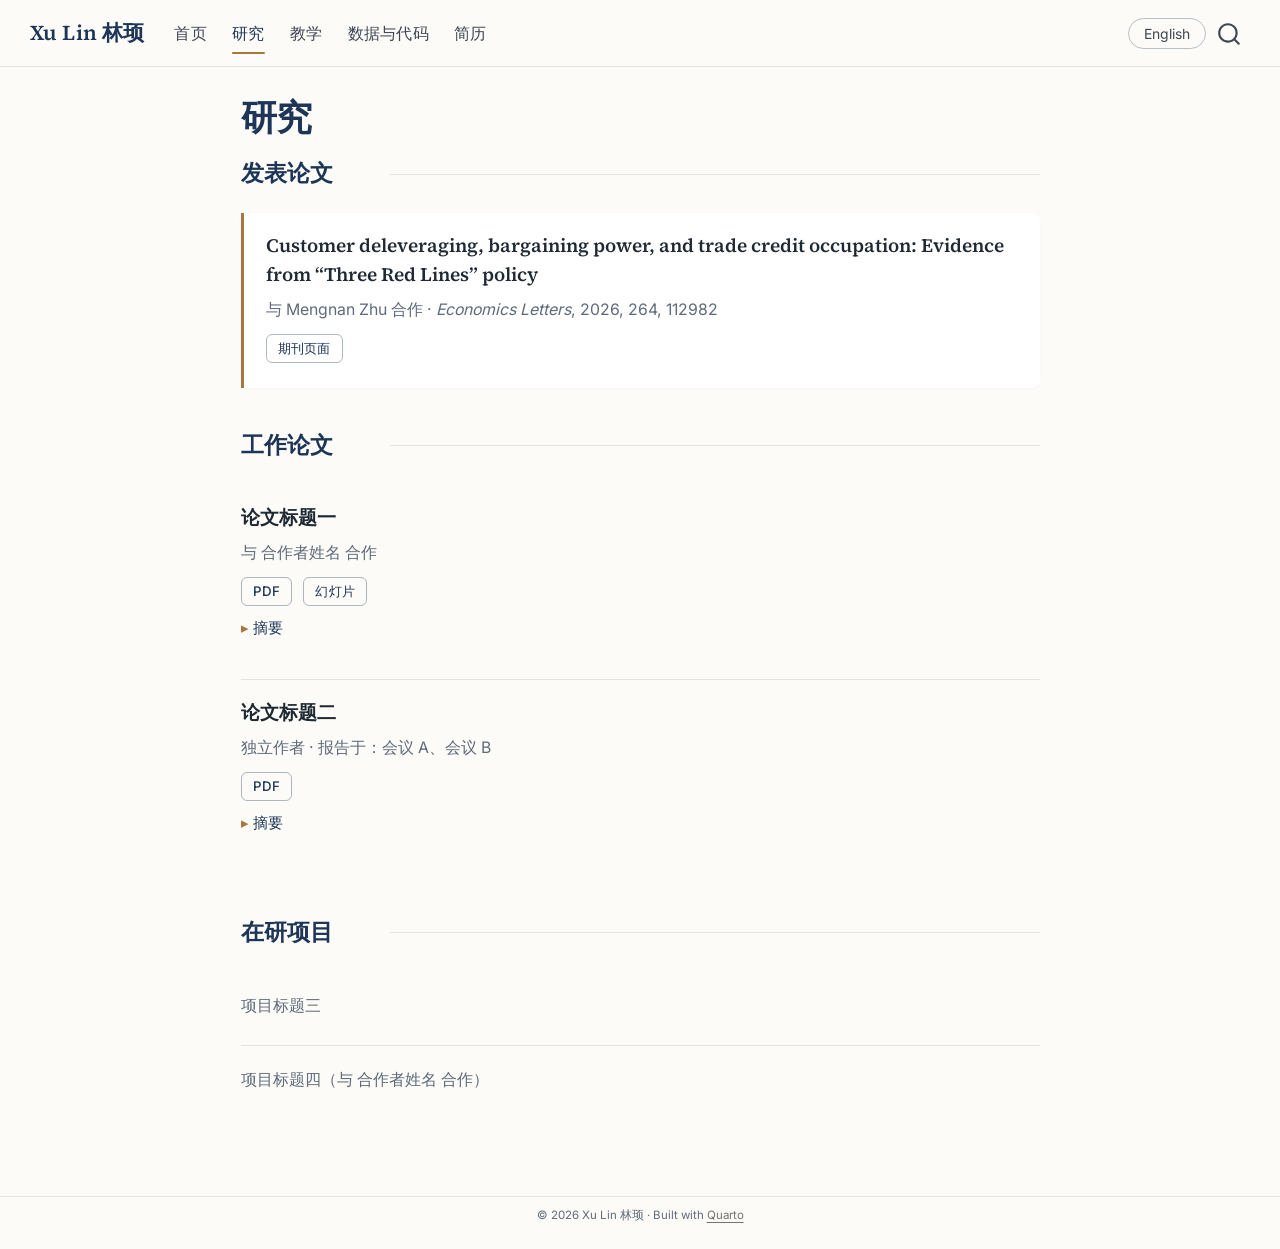
<file: docs/zh/research.html>
<!DOCTYPE html>
<html xmlns="http://www.w3.org/1999/xhtml" lang="zh-Hans" xml:lang="zh-Hans"><head>

<meta charset="utf-8">
<meta name="generator" content="quarto-1.7.32">

<meta name="viewport" content="width=device-width, initial-scale=1.0, user-scalable=yes">


<title>研究 – Xu Lin 林顼</title>
<style>
code{white-space: pre-wrap;}
span.smallcaps{font-variant: small-caps;}
div.columns{display: flex; gap: min(4vw, 1.5em);}
div.column{flex: auto; overflow-x: auto;}
div.hanging-indent{margin-left: 1.5em; text-indent: -1.5em;}
ul.task-list{list-style: none;}
ul.task-list li input[type="checkbox"] {
  width: 0.8em;
  margin: 0 0.8em 0.2em -1em; /* quarto-specific, see https://github.com/quarto-dev/quarto-cli/issues/4556 */ 
  vertical-align: middle;
}
</style>


<script src="../site_libs/quarto-nav/quarto-nav.js"></script>
<script src="../site_libs/quarto-nav/headroom.min.js"></script>
<script src="../site_libs/clipboard/clipboard.min.js"></script>
<script src="../site_libs/quarto-search/autocomplete.umd.js"></script>
<script src="../site_libs/quarto-search/fuse.min.js"></script>
<script src="../site_libs/quarto-search/quarto-search.js"></script>
<meta name="quarto:offset" content="../">
<link href="../images/favicon.svg" rel="icon" type="image/svg+xml">
<script src="../site_libs/quarto-html/quarto.js" type="module"></script>
<script src="../site_libs/quarto-html/tabsets/tabsets.js" type="module"></script>
<script src="../site_libs/quarto-html/popper.min.js"></script>
<script src="../site_libs/quarto-html/tippy.umd.min.js"></script>
<script src="../site_libs/quarto-html/anchor.min.js"></script>
<link href="../site_libs/quarto-html/tippy.css" rel="stylesheet">
<link href="../site_libs/quarto-html/quarto-syntax-highlighting-37eea08aefeeee20ff55810ff984fec1.css" rel="stylesheet" id="quarto-text-highlighting-styles">
<script src="../site_libs/bootstrap/bootstrap.min.js"></script>
<link href="../site_libs/bootstrap/bootstrap-icons.css" rel="stylesheet">
<link href="../site_libs/bootstrap/bootstrap-1c0b671b7806911411376e25a3329b81.min.css" rel="stylesheet" append-hash="true" id="quarto-bootstrap" data-mode="light">
<script id="quarto-search-options" type="application/json">{
  "location": "navbar",
  "copy-button": false,
  "collapse-after": 3,
  "panel-placement": "end",
  "type": "overlay",
  "limit": 50,
  "keyboard-shortcut": [
    "f",
    "/",
    "s"
  ],
  "show-item-context": false,
  "language": {
    "search-no-results-text": "没有结果",
    "search-matching-documents-text": "匹配的文档",
    "search-copy-link-title": "复制搜索链接",
    "search-hide-matches-text": "隐藏其它匹配结果",
    "search-more-match-text": "更多匹配结果",
    "search-more-matches-text": "更多匹配结果",
    "search-clear-button-title": "清除",
    "search-text-placeholder": "",
    "search-detached-cancel-button-title": "取消",
    "search-submit-button-title": "提交",
    "search-label": "搜索"
  }
}</script>
<style>html{ scroll-behavior: smooth; }</style>


</head>

<body class="nav-fixed fullcontent quarto-light">

<div id="quarto-search-results"></div>
  <header id="quarto-header" class="headroom fixed-top">
    <nav class="navbar navbar-expand-lg " data-bs-theme="dark">
      <div class="navbar-container container-fluid">
      <div class="navbar-brand-container mx-auto">
    <a class="navbar-brand" href="../index.html">
    <span class="navbar-title">Xu Lin 林顼</span>
    </a>
  </div>
            <div id="quarto-search" class="" title="搜索"></div>
          <button class="navbar-toggler" type="button" data-bs-toggle="collapse" data-bs-target="#navbarCollapse" aria-controls="navbarCollapse" role="menu" aria-expanded="false" aria-label="展开或折叠导航栏" onclick="if (window.quartoToggleHeadroom) { window.quartoToggleHeadroom(); }">
  <span class="navbar-toggler-icon"></span>
</button>
          <div class="collapse navbar-collapse" id="navbarCollapse">
            <ul class="navbar-nav navbar-nav-scroll me-auto">
  <li class="nav-item">
    <a class="nav-link" href="../index.html"> 
<span class="menu-text">Home</span></a>
  </li>  
  <li class="nav-item">
    <a class="nav-link" href="../research.html"> 
<span class="menu-text">Research</span></a>
  </li>  
  <li class="nav-item">
    <a class="nav-link" href="../teaching.html"> 
<span class="menu-text">Teaching</span></a>
  </li>  
  <li class="nav-item">
    <a class="nav-link" href="../code.html"> 
<span class="menu-text">Data &amp; Code</span></a>
  </li>  
  <li class="nav-item">
    <a class="nav-link" href="../cv.html"> 
<span class="menu-text">CV</span></a>
  </li>  
  <li class="nav-item">
    <a class="nav-link" href="../zh/index.html"> 
<span class="menu-text">首页</span></a>
  </li>  
  <li class="nav-item">
    <a class="nav-link active" href="../zh/research.html" aria-current="page"> 
<span class="menu-text">研究</span></a>
  </li>  
  <li class="nav-item">
    <a class="nav-link" href="../zh/teaching.html"> 
<span class="menu-text">教学</span></a>
  </li>  
  <li class="nav-item">
    <a class="nav-link" href="../zh/code.html"> 
<span class="menu-text">数据与代码</span></a>
  </li>  
  <li class="nav-item">
    <a class="nav-link" href="../zh/cv.html"> 
<span class="menu-text">简历</span></a>
  </li>  
</ul>
            <ul class="navbar-nav navbar-nav-scroll ms-auto">
  <li class="nav-item">
    <a class="nav-link" href="../zh/index.html#lang-zh"> 
<span class="menu-text">中文</span></a>
  </li>  
  <li class="nav-item">
    <a class="nav-link" href="../index.html#lang-en"> 
<span class="menu-text">English</span></a>
  </li>  
</ul>
          </div> <!-- /navcollapse -->
            <div class="quarto-navbar-tools">
</div>
      </div> <!-- /container-fluid -->
    </nav>
</header>
<!-- content -->
<div id="quarto-content" class="quarto-container page-columns page-rows-contents page-layout-article page-navbar">
<!-- sidebar -->
<!-- margin-sidebar -->
    
<!-- main -->
<main class="content" id="quarto-document-content">

<header id="title-block-header" class="quarto-title-block default">
<div class="quarto-title">
<h1 class="title">研究</h1>
</div>



<div class="quarto-title-meta">

    
  
    
  </div>
  


</header>


<!--
  每篇论文复制一个 ::: {.paper} ... ::: 块即可。
  PDF 放在 files/papers/ 文件夹，中文页面里的链接写成 ../files/papers/文件名.pdf
-->
<section id="发表论文" class="level2">
<h2 class="anchored" data-anchor-id="发表论文">发表论文</h2>
<div class="paper published">
<p><span class="paper-title">Customer deleveraging, bargaining power, and trade credit occupation: Evidence from “Three Red Lines” policy</span></p>
<p><span class="paper-meta">与 Mengnan Zhu 合作 · <em>Economics Letters</em>, 2026, 264, 112982</span></p>
<p><span class="paper-links"><a href="https://doi.org/10.1016/j.econlet.2026.112982">期刊页面</a></span></p>
</div>
</section>
<section id="工作论文" class="level2">
<h2 class="anchored" data-anchor-id="工作论文">工作论文</h2>
<div class="paper">
<p><span class="paper-title">论文标题一</span></p>
<p><span class="paper-meta">与 合作者姓名 合作</span></p>
<p><span class="paper-links"><a href="#">PDF</a></span> <span class="paper-links"><a href="#">幻灯片</a></span></p>
<details>
<summary>
摘要
</summary>
<p>本文研究……利用……数据，发现……结果表明……</p>
</details>
</div>
<div class="paper">
<p><span class="paper-title">论文标题二</span></p>
<p><span class="paper-meta">独立作者 · 报告于：会议 A、会议 B</span></p>
<p><span class="paper-links"><a href="#">PDF</a></span></p>
<details>
<summary>
摘要
</summary>
<p>本文考察……基于交错双重差分设计，发现……</p>
</details>
</div>
</section>
<section id="在研项目" class="level2">
<h2 class="anchored" data-anchor-id="在研项目">在研项目</h2>
<div class="paper">
<p><span class="paper-meta">项目标题三</span></p>
</div>
<div class="paper">
<p><span class="paper-meta">项目标题四（与 合作者姓名 合作）</span></p>
</div>


</section>

</main> <!-- /main -->
<script>
// 语言切换：把「中文 / English」按钮指向当前页面的另一语言版本
// 例：/research.html <-> /zh/research.html
// 按钮的 href 保留 #lang-zh / #lang-en 标记，供 styles.scss 识别；目标页面会忽略这个标记。
(function () {
  var m = window.location.pathname.match(/^(.*?\/)(zh\/)?([^\/]*)$/);
  if (!m) return;
  var base = m[1], page = m[3] || "index.html";
  document.querySelectorAll('.navbar a.nav-link[href*="#lang-zh"]').forEach(function (a) {
    a.href = base + "zh/" + page + "#lang-zh"; a.title = "中文版"; a.lang = "zh";
  });
  document.querySelectorAll('.navbar a.nav-link[href*="#lang-en"]').forEach(function (a) {
    a.href = base + page + "#lang-en"; a.title = "English version"; a.lang = "en";
  });
})();
</script>
<script id="quarto-html-after-body" type="application/javascript">
  window.document.addEventListener("DOMContentLoaded", function (event) {
    const icon = "";
    const anchorJS = new window.AnchorJS();
    anchorJS.options = {
      placement: 'right',
      icon: icon
    };
    anchorJS.add('.anchored');
    const isCodeAnnotation = (el) => {
      for (const clz of el.classList) {
        if (clz.startsWith('code-annotation-')) {                     
          return true;
        }
      }
      return false;
    }
    const onCopySuccess = function(e) {
      // button target
      const button = e.trigger;
      // don't keep focus
      button.blur();
      // flash "checked"
      button.classList.add('code-copy-button-checked');
      var currentTitle = button.getAttribute("title");
      button.setAttribute("title", "已复制");
      let tooltip;
      if (window.bootstrap) {
        button.setAttribute("data-bs-toggle", "tooltip");
        button.setAttribute("data-bs-placement", "left");
        button.setAttribute("data-bs-title", "已复制");
        tooltip = new bootstrap.Tooltip(button, 
          { trigger: "manual", 
            customClass: "code-copy-button-tooltip",
            offset: [0, -8]});
        tooltip.show();    
      }
      setTimeout(function() {
        if (tooltip) {
          tooltip.hide();
          button.removeAttribute("data-bs-title");
          button.removeAttribute("data-bs-toggle");
          button.removeAttribute("data-bs-placement");
        }
        button.setAttribute("title", currentTitle);
        button.classList.remove('code-copy-button-checked');
      }, 1000);
      // clear code selection
      e.clearSelection();
    }
    const getTextToCopy = function(trigger) {
        const codeEl = trigger.previousElementSibling.cloneNode(true);
        for (const childEl of codeEl.children) {
          if (isCodeAnnotation(childEl)) {
            childEl.remove();
          }
        }
        return codeEl.innerText;
    }
    const clipboard = new window.ClipboardJS('.code-copy-button:not([data-in-quarto-modal])', {
      text: getTextToCopy
    });
    clipboard.on('success', onCopySuccess);
    if (window.document.getElementById('quarto-embedded-source-code-modal')) {
      const clipboardModal = new window.ClipboardJS('.code-copy-button[data-in-quarto-modal]', {
        text: getTextToCopy,
        container: window.document.getElementById('quarto-embedded-source-code-modal')
      });
      clipboardModal.on('success', onCopySuccess);
    }
      var localhostRegex = new RegExp(/^(?:http|https):\/\/localhost\:?[0-9]*\//);
      var mailtoRegex = new RegExp(/^mailto:/);
        var filterRegex = new RegExp("https:\/\/linixity\.github\.io");
      var isInternal = (href) => {
          return filterRegex.test(href) || localhostRegex.test(href) || mailtoRegex.test(href);
      }
      // Inspect non-navigation links and adorn them if external
     var links = window.document.querySelectorAll('a[href]:not(.nav-link):not(.navbar-brand):not(.toc-action):not(.sidebar-link):not(.sidebar-item-toggle):not(.pagination-link):not(.no-external):not([aria-hidden]):not(.dropdown-item):not(.quarto-navigation-tool):not(.about-link)');
      for (var i=0; i<links.length; i++) {
        const link = links[i];
        if (!isInternal(link.href)) {
          // undo the damage that might have been done by quarto-nav.js in the case of
          // links that we want to consider external
          if (link.dataset.originalHref !== undefined) {
            link.href = link.dataset.originalHref;
          }
        }
      }
    function tippyHover(el, contentFn, onTriggerFn, onUntriggerFn) {
      const config = {
        allowHTML: true,
        maxWidth: 500,
        delay: 100,
        arrow: false,
        appendTo: function(el) {
            return el.parentElement;
        },
        interactive: true,
        interactiveBorder: 10,
        theme: 'quarto',
        placement: 'bottom-start',
      };
      if (contentFn) {
        config.content = contentFn;
      }
      if (onTriggerFn) {
        config.onTrigger = onTriggerFn;
      }
      if (onUntriggerFn) {
        config.onUntrigger = onUntriggerFn;
      }
      window.tippy(el, config); 
    }
    const noterefs = window.document.querySelectorAll('a[role="doc-noteref"]');
    for (var i=0; i<noterefs.length; i++) {
      const ref = noterefs[i];
      tippyHover(ref, function() {
        // use id or data attribute instead here
        let href = ref.getAttribute('data-footnote-href') || ref.getAttribute('href');
        try { href = new URL(href).hash; } catch {}
        const id = href.replace(/^#\/?/, "");
        const note = window.document.getElementById(id);
        if (note) {
          return note.innerHTML;
        } else {
          return "";
        }
      });
    }
    const xrefs = window.document.querySelectorAll('a.quarto-xref');
    const processXRef = (id, note) => {
      // Strip column container classes
      const stripColumnClz = (el) => {
        el.classList.remove("page-full", "page-columns");
        if (el.children) {
          for (const child of el.children) {
            stripColumnClz(child);
          }
        }
      }
      stripColumnClz(note)
      if (id === null || id.startsWith('sec-')) {
        // Special case sections, only their first couple elements
        const container = document.createElement("div");
        if (note.children && note.children.length > 2) {
          container.appendChild(note.children[0].cloneNode(true));
          for (let i = 1; i < note.children.length; i++) {
            const child = note.children[i];
            if (child.tagName === "P" && child.innerText === "") {
              continue;
            } else {
              container.appendChild(child.cloneNode(true));
              break;
            }
          }
          if (window.Quarto?.typesetMath) {
            window.Quarto.typesetMath(container);
          }
          return container.innerHTML
        } else {
          if (window.Quarto?.typesetMath) {
            window.Quarto.typesetMath(note);
          }
          return note.innerHTML;
        }
      } else {
        // Remove any anchor links if they are present
        const anchorLink = note.querySelector('a.anchorjs-link');
        if (anchorLink) {
          anchorLink.remove();
        }
        if (window.Quarto?.typesetMath) {
          window.Quarto.typesetMath(note);
        }
        if (note.classList.contains("callout")) {
          return note.outerHTML;
        } else {
          return note.innerHTML;
        }
      }
    }
    for (var i=0; i<xrefs.length; i++) {
      const xref = xrefs[i];
      tippyHover(xref, undefined, function(instance) {
        instance.disable();
        let url = xref.getAttribute('href');
        let hash = undefined; 
        if (url.startsWith('#')) {
          hash = url;
        } else {
          try { hash = new URL(url).hash; } catch {}
        }
        if (hash) {
          const id = hash.replace(/^#\/?/, "");
          const note = window.document.getElementById(id);
          if (note !== null) {
            try {
              const html = processXRef(id, note.cloneNode(true));
              instance.setContent(html);
            } finally {
              instance.enable();
              instance.show();
            }
          } else {
            // See if we can fetch this
            fetch(url.split('#')[0])
            .then(res => res.text())
            .then(html => {
              const parser = new DOMParser();
              const htmlDoc = parser.parseFromString(html, "text/html");
              const note = htmlDoc.getElementById(id);
              if (note !== null) {
                const html = processXRef(id, note);
                instance.setContent(html);
              } 
            }).finally(() => {
              instance.enable();
              instance.show();
            });
          }
        } else {
          // See if we can fetch a full url (with no hash to target)
          // This is a special case and we should probably do some content thinning / targeting
          fetch(url)
          .then(res => res.text())
          .then(html => {
            const parser = new DOMParser();
            const htmlDoc = parser.parseFromString(html, "text/html");
            const note = htmlDoc.querySelector('main.content');
            if (note !== null) {
              // This should only happen for chapter cross references
              // (since there is no id in the URL)
              // remove the first header
              if (note.children.length > 0 && note.children[0].tagName === "HEADER") {
                note.children[0].remove();
              }
              const html = processXRef(null, note);
              instance.setContent(html);
            } 
          }).finally(() => {
            instance.enable();
            instance.show();
          });
        }
      }, function(instance) {
      });
    }
        let selectedAnnoteEl;
        const selectorForAnnotation = ( cell, annotation) => {
          let cellAttr = 'data-code-cell="' + cell + '"';
          let lineAttr = 'data-code-annotation="' +  annotation + '"';
          const selector = 'span[' + cellAttr + '][' + lineAttr + ']';
          return selector;
        }
        const selectCodeLines = (annoteEl) => {
          const doc = window.document;
          const targetCell = annoteEl.getAttribute("data-target-cell");
          const targetAnnotation = annoteEl.getAttribute("data-target-annotation");
          const annoteSpan = window.document.querySelector(selectorForAnnotation(targetCell, targetAnnotation));
          const lines = annoteSpan.getAttribute("data-code-lines").split(",");
          const lineIds = lines.map((line) => {
            return targetCell + "-" + line;
          })
          let top = null;
          let height = null;
          let parent = null;
          if (lineIds.length > 0) {
              //compute the position of the single el (top and bottom and make a div)
              const el = window.document.getElementById(lineIds[0]);
              top = el.offsetTop;
              height = el.offsetHeight;
              parent = el.parentElement.parentElement;
            if (lineIds.length > 1) {
              const lastEl = window.document.getElementById(lineIds[lineIds.length - 1]);
              const bottom = lastEl.offsetTop + lastEl.offsetHeight;
              height = bottom - top;
            }
            if (top !== null && height !== null && parent !== null) {
              // cook up a div (if necessary) and position it 
              let div = window.document.getElementById("code-annotation-line-highlight");
              if (div === null) {
                div = window.document.createElement("div");
                div.setAttribute("id", "code-annotation-line-highlight");
                div.style.position = 'absolute';
                parent.appendChild(div);
              }
              div.style.top = top - 2 + "px";
              div.style.height = height + 4 + "px";
              div.style.left = 0;
              let gutterDiv = window.document.getElementById("code-annotation-line-highlight-gutter");
              if (gutterDiv === null) {
                gutterDiv = window.document.createElement("div");
                gutterDiv.setAttribute("id", "code-annotation-line-highlight-gutter");
                gutterDiv.style.position = 'absolute';
                const codeCell = window.document.getElementById(targetCell);
                const gutter = codeCell.querySelector('.code-annotation-gutter');
                gutter.appendChild(gutterDiv);
              }
              gutterDiv.style.top = top - 2 + "px";
              gutterDiv.style.height = height + 4 + "px";
            }
            selectedAnnoteEl = annoteEl;
          }
        };
        const unselectCodeLines = () => {
          const elementsIds = ["code-annotation-line-highlight", "code-annotation-line-highlight-gutter"];
          elementsIds.forEach((elId) => {
            const div = window.document.getElementById(elId);
            if (div) {
              div.remove();
            }
          });
          selectedAnnoteEl = undefined;
        };
          // Handle positioning of the toggle
      window.addEventListener(
        "resize",
        throttle(() => {
          elRect = undefined;
          if (selectedAnnoteEl) {
            selectCodeLines(selectedAnnoteEl);
          }
        }, 10)
      );
      function throttle(fn, ms) {
      let throttle = false;
      let timer;
        return (...args) => {
          if(!throttle) { // first call gets through
              fn.apply(this, args);
              throttle = true;
          } else { // all the others get throttled
              if(timer) clearTimeout(timer); // cancel #2
              timer = setTimeout(() => {
                fn.apply(this, args);
                timer = throttle = false;
              }, ms);
          }
        };
      }
        // Attach click handler to the DT
        const annoteDls = window.document.querySelectorAll('dt[data-target-cell]');
        for (const annoteDlNode of annoteDls) {
          annoteDlNode.addEventListener('click', (event) => {
            const clickedEl = event.target;
            if (clickedEl !== selectedAnnoteEl) {
              unselectCodeLines();
              const activeEl = window.document.querySelector('dt[data-target-cell].code-annotation-active');
              if (activeEl) {
                activeEl.classList.remove('code-annotation-active');
              }
              selectCodeLines(clickedEl);
              clickedEl.classList.add('code-annotation-active');
            } else {
              // Unselect the line
              unselectCodeLines();
              clickedEl.classList.remove('code-annotation-active');
            }
          });
        }
    const findCites = (el) => {
      const parentEl = el.parentElement;
      if (parentEl) {
        const cites = parentEl.dataset.cites;
        if (cites) {
          return {
            el,
            cites: cites.split(' ')
          };
        } else {
          return findCites(el.parentElement)
        }
      } else {
        return undefined;
      }
    };
    var bibliorefs = window.document.querySelectorAll('a[role="doc-biblioref"]');
    for (var i=0; i<bibliorefs.length; i++) {
      const ref = bibliorefs[i];
      const citeInfo = findCites(ref);
      if (citeInfo) {
        tippyHover(citeInfo.el, function() {
          var popup = window.document.createElement('div');
          citeInfo.cites.forEach(function(cite) {
            var citeDiv = window.document.createElement('div');
            citeDiv.classList.add('hanging-indent');
            citeDiv.classList.add('csl-entry');
            var biblioDiv = window.document.getElementById('ref-' + cite);
            if (biblioDiv) {
              citeDiv.innerHTML = biblioDiv.innerHTML;
            }
            popup.appendChild(citeDiv);
          });
          return popup.innerHTML;
        });
      }
    }
  });
  </script>
</div> <!-- /content -->
<footer class="footer">
  <div class="nav-footer">
    <div class="nav-footer-left">
      &nbsp;
    </div>   
    <div class="nav-footer-center">
<p>© 2026 Xu Lin 林顼 · Built with <a href="https://quarto.org">Quarto</a></p>
</div>
    <div class="nav-footer-right">
      &nbsp;
    </div>
  </div>
</footer>




<script src="../site_libs/quarto-html/zenscroll-min.js"></script>
</body></html>
</file>
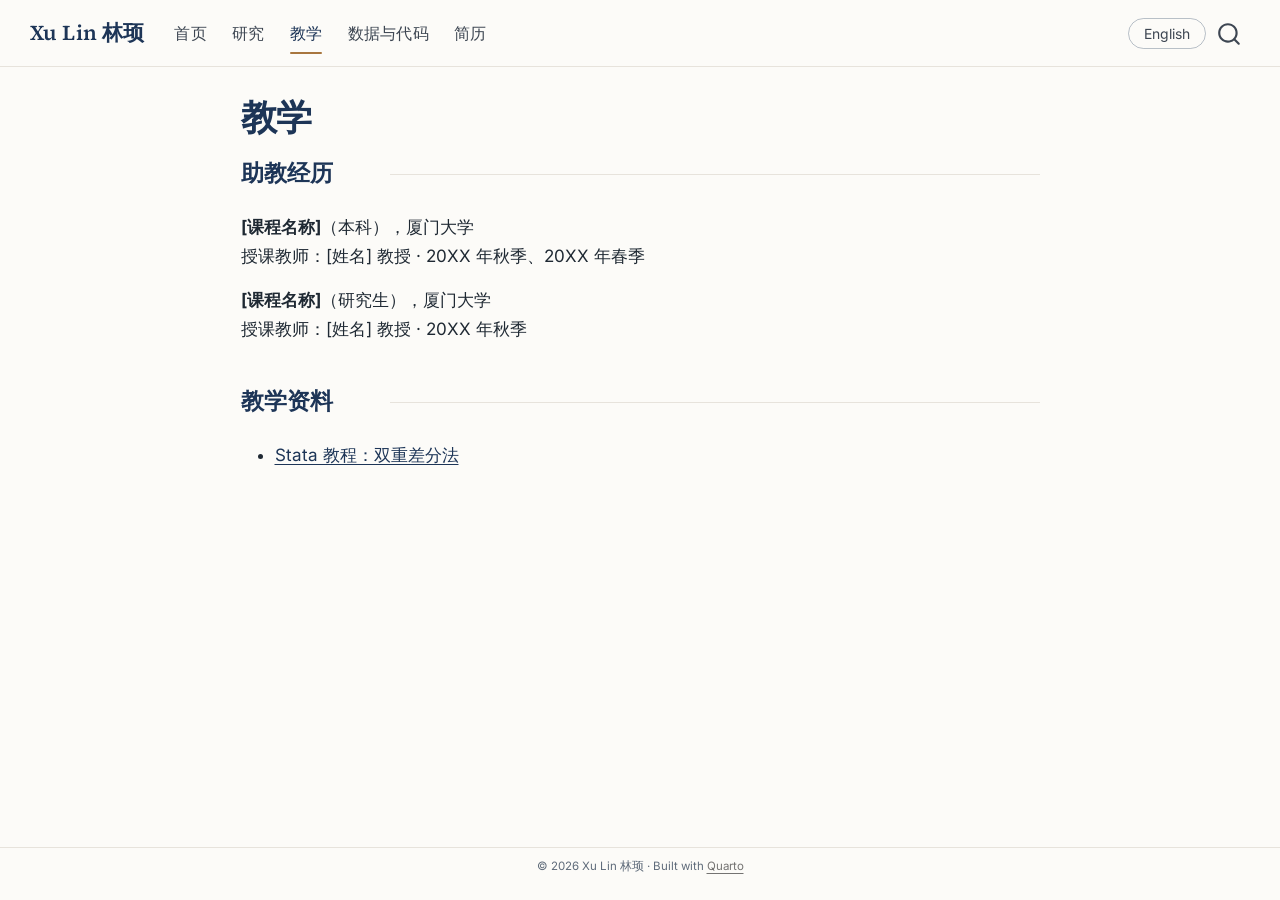
<file: docs/zh/teaching.html>
<!DOCTYPE html>
<html xmlns="http://www.w3.org/1999/xhtml" lang="zh-Hans" xml:lang="zh-Hans"><head>

<meta charset="utf-8">
<meta name="generator" content="quarto-1.7.32">

<meta name="viewport" content="width=device-width, initial-scale=1.0, user-scalable=yes">


<title>教学 – Xu Lin 林顼</title>
<style>
code{white-space: pre-wrap;}
span.smallcaps{font-variant: small-caps;}
div.columns{display: flex; gap: min(4vw, 1.5em);}
div.column{flex: auto; overflow-x: auto;}
div.hanging-indent{margin-left: 1.5em; text-indent: -1.5em;}
ul.task-list{list-style: none;}
ul.task-list li input[type="checkbox"] {
  width: 0.8em;
  margin: 0 0.8em 0.2em -1em; /* quarto-specific, see https://github.com/quarto-dev/quarto-cli/issues/4556 */ 
  vertical-align: middle;
}
</style>


<script src="../site_libs/quarto-nav/quarto-nav.js"></script>
<script src="../site_libs/quarto-nav/headroom.min.js"></script>
<script src="../site_libs/clipboard/clipboard.min.js"></script>
<script src="../site_libs/quarto-search/autocomplete.umd.js"></script>
<script src="../site_libs/quarto-search/fuse.min.js"></script>
<script src="../site_libs/quarto-search/quarto-search.js"></script>
<meta name="quarto:offset" content="../">
<link href="../images/favicon.svg" rel="icon" type="image/svg+xml">
<script src="../site_libs/quarto-html/quarto.js" type="module"></script>
<script src="../site_libs/quarto-html/tabsets/tabsets.js" type="module"></script>
<script src="../site_libs/quarto-html/popper.min.js"></script>
<script src="../site_libs/quarto-html/tippy.umd.min.js"></script>
<script src="../site_libs/quarto-html/anchor.min.js"></script>
<link href="../site_libs/quarto-html/tippy.css" rel="stylesheet">
<link href="../site_libs/quarto-html/quarto-syntax-highlighting-37eea08aefeeee20ff55810ff984fec1.css" rel="stylesheet" id="quarto-text-highlighting-styles">
<script src="../site_libs/bootstrap/bootstrap.min.js"></script>
<link href="../site_libs/bootstrap/bootstrap-icons.css" rel="stylesheet">
<link href="../site_libs/bootstrap/bootstrap-1c0b671b7806911411376e25a3329b81.min.css" rel="stylesheet" append-hash="true" id="quarto-bootstrap" data-mode="light">
<script id="quarto-search-options" type="application/json">{
  "location": "navbar",
  "copy-button": false,
  "collapse-after": 3,
  "panel-placement": "end",
  "type": "overlay",
  "limit": 50,
  "keyboard-shortcut": [
    "f",
    "/",
    "s"
  ],
  "show-item-context": false,
  "language": {
    "search-no-results-text": "没有结果",
    "search-matching-documents-text": "匹配的文档",
    "search-copy-link-title": "复制搜索链接",
    "search-hide-matches-text": "隐藏其它匹配结果",
    "search-more-match-text": "更多匹配结果",
    "search-more-matches-text": "更多匹配结果",
    "search-clear-button-title": "清除",
    "search-text-placeholder": "",
    "search-detached-cancel-button-title": "取消",
    "search-submit-button-title": "提交",
    "search-label": "搜索"
  }
}</script>
<style>html{ scroll-behavior: smooth; }</style>


</head>

<body class="nav-fixed fullcontent quarto-light">

<div id="quarto-search-results"></div>
  <header id="quarto-header" class="headroom fixed-top">
    <nav class="navbar navbar-expand-lg " data-bs-theme="dark">
      <div class="navbar-container container-fluid">
      <div class="navbar-brand-container mx-auto">
    <a class="navbar-brand" href="../index.html">
    <span class="navbar-title">Xu Lin 林顼</span>
    </a>
  </div>
            <div id="quarto-search" class="" title="搜索"></div>
          <button class="navbar-toggler" type="button" data-bs-toggle="collapse" data-bs-target="#navbarCollapse" aria-controls="navbarCollapse" role="menu" aria-expanded="false" aria-label="展开或折叠导航栏" onclick="if (window.quartoToggleHeadroom) { window.quartoToggleHeadroom(); }">
  <span class="navbar-toggler-icon"></span>
</button>
          <div class="collapse navbar-collapse" id="navbarCollapse">
            <ul class="navbar-nav navbar-nav-scroll me-auto">
  <li class="nav-item">
    <a class="nav-link" href="../index.html"> 
<span class="menu-text">Home</span></a>
  </li>  
  <li class="nav-item">
    <a class="nav-link" href="../research.html"> 
<span class="menu-text">Research</span></a>
  </li>  
  <li class="nav-item">
    <a class="nav-link" href="../teaching.html"> 
<span class="menu-text">Teaching</span></a>
  </li>  
  <li class="nav-item">
    <a class="nav-link" href="../code.html"> 
<span class="menu-text">Data &amp; Code</span></a>
  </li>  
  <li class="nav-item">
    <a class="nav-link" href="../cv.html"> 
<span class="menu-text">CV</span></a>
  </li>  
  <li class="nav-item">
    <a class="nav-link" href="../zh/index.html"> 
<span class="menu-text">首页</span></a>
  </li>  
  <li class="nav-item">
    <a class="nav-link" href="../zh/research.html"> 
<span class="menu-text">研究</span></a>
  </li>  
  <li class="nav-item">
    <a class="nav-link active" href="../zh/teaching.html" aria-current="page"> 
<span class="menu-text">教学</span></a>
  </li>  
  <li class="nav-item">
    <a class="nav-link" href="../zh/code.html"> 
<span class="menu-text">数据与代码</span></a>
  </li>  
  <li class="nav-item">
    <a class="nav-link" href="../zh/cv.html"> 
<span class="menu-text">简历</span></a>
  </li>  
</ul>
            <ul class="navbar-nav navbar-nav-scroll ms-auto">
  <li class="nav-item">
    <a class="nav-link" href="../zh/index.html#lang-zh"> 
<span class="menu-text">中文</span></a>
  </li>  
  <li class="nav-item">
    <a class="nav-link" href="../index.html#lang-en"> 
<span class="menu-text">English</span></a>
  </li>  
</ul>
          </div> <!-- /navcollapse -->
            <div class="quarto-navbar-tools">
</div>
      </div> <!-- /container-fluid -->
    </nav>
</header>
<!-- content -->
<div id="quarto-content" class="quarto-container page-columns page-rows-contents page-layout-article page-navbar">
<!-- sidebar -->
<!-- margin-sidebar -->
    
<!-- main -->
<main class="content" id="quarto-document-content">

<header id="title-block-header" class="quarto-title-block default">
<div class="quarto-title">
<h1 class="title">教学</h1>
</div>



<div class="quarto-title-meta">

    
  
    
  </div>
  


</header>


<section id="助教经历" class="level2">
<h2 class="anchored" data-anchor-id="助教经历">助教经历</h2>
<p><strong>[课程名称]</strong>（本科），厦门大学<br>
授课教师：[姓名] 教授 · 20XX 年秋季、20XX 年春季</p>
<p><strong>[课程名称]</strong>（研究生），厦门大学<br>
授课教师：[姓名] 教授 · 20XX 年秋季</p>
</section>
<section id="教学资料" class="level2">
<h2 class="anchored" data-anchor-id="教学资料">教学资料</h2>
<!-- 可以放讲义、习题课材料、Stata 教程等 -->
<ul>
<li><a href="#">Stata 教程：双重差分法</a></li>
</ul>


</section>

</main> <!-- /main -->
<script>
// 语言切换：把「中文 / English」按钮指向当前页面的另一语言版本
// 例：/research.html <-> /zh/research.html
// 按钮的 href 保留 #lang-zh / #lang-en 标记，供 styles.scss 识别；目标页面会忽略这个标记。
(function () {
  var m = window.location.pathname.match(/^(.*?\/)(zh\/)?([^\/]*)$/);
  if (!m) return;
  var base = m[1], page = m[3] || "index.html";
  document.querySelectorAll('.navbar a.nav-link[href*="#lang-zh"]').forEach(function (a) {
    a.href = base + "zh/" + page + "#lang-zh"; a.title = "中文版"; a.lang = "zh";
  });
  document.querySelectorAll('.navbar a.nav-link[href*="#lang-en"]').forEach(function (a) {
    a.href = base + page + "#lang-en"; a.title = "English version"; a.lang = "en";
  });
})();
</script>
<script id="quarto-html-after-body" type="application/javascript">
  window.document.addEventListener("DOMContentLoaded", function (event) {
    const icon = "";
    const anchorJS = new window.AnchorJS();
    anchorJS.options = {
      placement: 'right',
      icon: icon
    };
    anchorJS.add('.anchored');
    const isCodeAnnotation = (el) => {
      for (const clz of el.classList) {
        if (clz.startsWith('code-annotation-')) {                     
          return true;
        }
      }
      return false;
    }
    const onCopySuccess = function(e) {
      // button target
      const button = e.trigger;
      // don't keep focus
      button.blur();
      // flash "checked"
      button.classList.add('code-copy-button-checked');
      var currentTitle = button.getAttribute("title");
      button.setAttribute("title", "已复制");
      let tooltip;
      if (window.bootstrap) {
        button.setAttribute("data-bs-toggle", "tooltip");
        button.setAttribute("data-bs-placement", "left");
        button.setAttribute("data-bs-title", "已复制");
        tooltip = new bootstrap.Tooltip(button, 
          { trigger: "manual", 
            customClass: "code-copy-button-tooltip",
            offset: [0, -8]});
        tooltip.show();    
      }
      setTimeout(function() {
        if (tooltip) {
          tooltip.hide();
          button.removeAttribute("data-bs-title");
          button.removeAttribute("data-bs-toggle");
          button.removeAttribute("data-bs-placement");
        }
        button.setAttribute("title", currentTitle);
        button.classList.remove('code-copy-button-checked');
      }, 1000);
      // clear code selection
      e.clearSelection();
    }
    const getTextToCopy = function(trigger) {
        const codeEl = trigger.previousElementSibling.cloneNode(true);
        for (const childEl of codeEl.children) {
          if (isCodeAnnotation(childEl)) {
            childEl.remove();
          }
        }
        return codeEl.innerText;
    }
    const clipboard = new window.ClipboardJS('.code-copy-button:not([data-in-quarto-modal])', {
      text: getTextToCopy
    });
    clipboard.on('success', onCopySuccess);
    if (window.document.getElementById('quarto-embedded-source-code-modal')) {
      const clipboardModal = new window.ClipboardJS('.code-copy-button[data-in-quarto-modal]', {
        text: getTextToCopy,
        container: window.document.getElementById('quarto-embedded-source-code-modal')
      });
      clipboardModal.on('success', onCopySuccess);
    }
      var localhostRegex = new RegExp(/^(?:http|https):\/\/localhost\:?[0-9]*\//);
      var mailtoRegex = new RegExp(/^mailto:/);
        var filterRegex = new RegExp("https:\/\/linixity\.github\.io");
      var isInternal = (href) => {
          return filterRegex.test(href) || localhostRegex.test(href) || mailtoRegex.test(href);
      }
      // Inspect non-navigation links and adorn them if external
     var links = window.document.querySelectorAll('a[href]:not(.nav-link):not(.navbar-brand):not(.toc-action):not(.sidebar-link):not(.sidebar-item-toggle):not(.pagination-link):not(.no-external):not([aria-hidden]):not(.dropdown-item):not(.quarto-navigation-tool):not(.about-link)');
      for (var i=0; i<links.length; i++) {
        const link = links[i];
        if (!isInternal(link.href)) {
          // undo the damage that might have been done by quarto-nav.js in the case of
          // links that we want to consider external
          if (link.dataset.originalHref !== undefined) {
            link.href = link.dataset.originalHref;
          }
        }
      }
    function tippyHover(el, contentFn, onTriggerFn, onUntriggerFn) {
      const config = {
        allowHTML: true,
        maxWidth: 500,
        delay: 100,
        arrow: false,
        appendTo: function(el) {
            return el.parentElement;
        },
        interactive: true,
        interactiveBorder: 10,
        theme: 'quarto',
        placement: 'bottom-start',
      };
      if (contentFn) {
        config.content = contentFn;
      }
      if (onTriggerFn) {
        config.onTrigger = onTriggerFn;
      }
      if (onUntriggerFn) {
        config.onUntrigger = onUntriggerFn;
      }
      window.tippy(el, config); 
    }
    const noterefs = window.document.querySelectorAll('a[role="doc-noteref"]');
    for (var i=0; i<noterefs.length; i++) {
      const ref = noterefs[i];
      tippyHover(ref, function() {
        // use id or data attribute instead here
        let href = ref.getAttribute('data-footnote-href') || ref.getAttribute('href');
        try { href = new URL(href).hash; } catch {}
        const id = href.replace(/^#\/?/, "");
        const note = window.document.getElementById(id);
        if (note) {
          return note.innerHTML;
        } else {
          return "";
        }
      });
    }
    const xrefs = window.document.querySelectorAll('a.quarto-xref');
    const processXRef = (id, note) => {
      // Strip column container classes
      const stripColumnClz = (el) => {
        el.classList.remove("page-full", "page-columns");
        if (el.children) {
          for (const child of el.children) {
            stripColumnClz(child);
          }
        }
      }
      stripColumnClz(note)
      if (id === null || id.startsWith('sec-')) {
        // Special case sections, only their first couple elements
        const container = document.createElement("div");
        if (note.children && note.children.length > 2) {
          container.appendChild(note.children[0].cloneNode(true));
          for (let i = 1; i < note.children.length; i++) {
            const child = note.children[i];
            if (child.tagName === "P" && child.innerText === "") {
              continue;
            } else {
              container.appendChild(child.cloneNode(true));
              break;
            }
          }
          if (window.Quarto?.typesetMath) {
            window.Quarto.typesetMath(container);
          }
          return container.innerHTML
        } else {
          if (window.Quarto?.typesetMath) {
            window.Quarto.typesetMath(note);
          }
          return note.innerHTML;
        }
      } else {
        // Remove any anchor links if they are present
        const anchorLink = note.querySelector('a.anchorjs-link');
        if (anchorLink) {
          anchorLink.remove();
        }
        if (window.Quarto?.typesetMath) {
          window.Quarto.typesetMath(note);
        }
        if (note.classList.contains("callout")) {
          return note.outerHTML;
        } else {
          return note.innerHTML;
        }
      }
    }
    for (var i=0; i<xrefs.length; i++) {
      const xref = xrefs[i];
      tippyHover(xref, undefined, function(instance) {
        instance.disable();
        let url = xref.getAttribute('href');
        let hash = undefined; 
        if (url.startsWith('#')) {
          hash = url;
        } else {
          try { hash = new URL(url).hash; } catch {}
        }
        if (hash) {
          const id = hash.replace(/^#\/?/, "");
          const note = window.document.getElementById(id);
          if (note !== null) {
            try {
              const html = processXRef(id, note.cloneNode(true));
              instance.setContent(html);
            } finally {
              instance.enable();
              instance.show();
            }
          } else {
            // See if we can fetch this
            fetch(url.split('#')[0])
            .then(res => res.text())
            .then(html => {
              const parser = new DOMParser();
              const htmlDoc = parser.parseFromString(html, "text/html");
              const note = htmlDoc.getElementById(id);
              if (note !== null) {
                const html = processXRef(id, note);
                instance.setContent(html);
              } 
            }).finally(() => {
              instance.enable();
              instance.show();
            });
          }
        } else {
          // See if we can fetch a full url (with no hash to target)
          // This is a special case and we should probably do some content thinning / targeting
          fetch(url)
          .then(res => res.text())
          .then(html => {
            const parser = new DOMParser();
            const htmlDoc = parser.parseFromString(html, "text/html");
            const note = htmlDoc.querySelector('main.content');
            if (note !== null) {
              // This should only happen for chapter cross references
              // (since there is no id in the URL)
              // remove the first header
              if (note.children.length > 0 && note.children[0].tagName === "HEADER") {
                note.children[0].remove();
              }
              const html = processXRef(null, note);
              instance.setContent(html);
            } 
          }).finally(() => {
            instance.enable();
            instance.show();
          });
        }
      }, function(instance) {
      });
    }
        let selectedAnnoteEl;
        const selectorForAnnotation = ( cell, annotation) => {
          let cellAttr = 'data-code-cell="' + cell + '"';
          let lineAttr = 'data-code-annotation="' +  annotation + '"';
          const selector = 'span[' + cellAttr + '][' + lineAttr + ']';
          return selector;
        }
        const selectCodeLines = (annoteEl) => {
          const doc = window.document;
          const targetCell = annoteEl.getAttribute("data-target-cell");
          const targetAnnotation = annoteEl.getAttribute("data-target-annotation");
          const annoteSpan = window.document.querySelector(selectorForAnnotation(targetCell, targetAnnotation));
          const lines = annoteSpan.getAttribute("data-code-lines").split(",");
          const lineIds = lines.map((line) => {
            return targetCell + "-" + line;
          })
          let top = null;
          let height = null;
          let parent = null;
          if (lineIds.length > 0) {
              //compute the position of the single el (top and bottom and make a div)
              const el = window.document.getElementById(lineIds[0]);
              top = el.offsetTop;
              height = el.offsetHeight;
              parent = el.parentElement.parentElement;
            if (lineIds.length > 1) {
              const lastEl = window.document.getElementById(lineIds[lineIds.length - 1]);
              const bottom = lastEl.offsetTop + lastEl.offsetHeight;
              height = bottom - top;
            }
            if (top !== null && height !== null && parent !== null) {
              // cook up a div (if necessary) and position it 
              let div = window.document.getElementById("code-annotation-line-highlight");
              if (div === null) {
                div = window.document.createElement("div");
                div.setAttribute("id", "code-annotation-line-highlight");
                div.style.position = 'absolute';
                parent.appendChild(div);
              }
              div.style.top = top - 2 + "px";
              div.style.height = height + 4 + "px";
              div.style.left = 0;
              let gutterDiv = window.document.getElementById("code-annotation-line-highlight-gutter");
              if (gutterDiv === null) {
                gutterDiv = window.document.createElement("div");
                gutterDiv.setAttribute("id", "code-annotation-line-highlight-gutter");
                gutterDiv.style.position = 'absolute';
                const codeCell = window.document.getElementById(targetCell);
                const gutter = codeCell.querySelector('.code-annotation-gutter');
                gutter.appendChild(gutterDiv);
              }
              gutterDiv.style.top = top - 2 + "px";
              gutterDiv.style.height = height + 4 + "px";
            }
            selectedAnnoteEl = annoteEl;
          }
        };
        const unselectCodeLines = () => {
          const elementsIds = ["code-annotation-line-highlight", "code-annotation-line-highlight-gutter"];
          elementsIds.forEach((elId) => {
            const div = window.document.getElementById(elId);
            if (div) {
              div.remove();
            }
          });
          selectedAnnoteEl = undefined;
        };
          // Handle positioning of the toggle
      window.addEventListener(
        "resize",
        throttle(() => {
          elRect = undefined;
          if (selectedAnnoteEl) {
            selectCodeLines(selectedAnnoteEl);
          }
        }, 10)
      );
      function throttle(fn, ms) {
      let throttle = false;
      let timer;
        return (...args) => {
          if(!throttle) { // first call gets through
              fn.apply(this, args);
              throttle = true;
          } else { // all the others get throttled
              if(timer) clearTimeout(timer); // cancel #2
              timer = setTimeout(() => {
                fn.apply(this, args);
                timer = throttle = false;
              }, ms);
          }
        };
      }
        // Attach click handler to the DT
        const annoteDls = window.document.querySelectorAll('dt[data-target-cell]');
        for (const annoteDlNode of annoteDls) {
          annoteDlNode.addEventListener('click', (event) => {
            const clickedEl = event.target;
            if (clickedEl !== selectedAnnoteEl) {
              unselectCodeLines();
              const activeEl = window.document.querySelector('dt[data-target-cell].code-annotation-active');
              if (activeEl) {
                activeEl.classList.remove('code-annotation-active');
              }
              selectCodeLines(clickedEl);
              clickedEl.classList.add('code-annotation-active');
            } else {
              // Unselect the line
              unselectCodeLines();
              clickedEl.classList.remove('code-annotation-active');
            }
          });
        }
    const findCites = (el) => {
      const parentEl = el.parentElement;
      if (parentEl) {
        const cites = parentEl.dataset.cites;
        if (cites) {
          return {
            el,
            cites: cites.split(' ')
          };
        } else {
          return findCites(el.parentElement)
        }
      } else {
        return undefined;
      }
    };
    var bibliorefs = window.document.querySelectorAll('a[role="doc-biblioref"]');
    for (var i=0; i<bibliorefs.length; i++) {
      const ref = bibliorefs[i];
      const citeInfo = findCites(ref);
      if (citeInfo) {
        tippyHover(citeInfo.el, function() {
          var popup = window.document.createElement('div');
          citeInfo.cites.forEach(function(cite) {
            var citeDiv = window.document.createElement('div');
            citeDiv.classList.add('hanging-indent');
            citeDiv.classList.add('csl-entry');
            var biblioDiv = window.document.getElementById('ref-' + cite);
            if (biblioDiv) {
              citeDiv.innerHTML = biblioDiv.innerHTML;
            }
            popup.appendChild(citeDiv);
          });
          return popup.innerHTML;
        });
      }
    }
  });
  </script>
</div> <!-- /content -->
<footer class="footer">
  <div class="nav-footer">
    <div class="nav-footer-left">
      &nbsp;
    </div>   
    <div class="nav-footer-center">
<p>© 2026 Xu Lin 林顼 · Built with <a href="https://quarto.org">Quarto</a></p>
</div>
    <div class="nav-footer-right">
      &nbsp;
    </div>
  </div>
</footer>




<script src="../site_libs/quarto-html/zenscroll-min.js"></script>
</body></html>
</file>
<file: docs/site_libs/quarto-html/tippy.css>
.tippy-box[data-animation=fade][data-state=hidden]{opacity:0}[data-tippy-root]{max-width:calc(100vw - 10px)}.tippy-box{position:relative;background-color:#333;color:#fff;border-radius:4px;font-size:14px;line-height:1.4;white-space:normal;outline:0;transition-property:transform,visibility,opacity}.tippy-box[data-placement^=top]>.tippy-arrow{bottom:0}.tippy-box[data-placement^=top]>.tippy-arrow:before{bottom:-7px;left:0;border-width:8px 8px 0;border-top-color:initial;transform-origin:center top}.tippy-box[data-placement^=bottom]>.tippy-arrow{top:0}.tippy-box[data-placement^=bottom]>.tippy-arrow:before{top:-7px;left:0;border-width:0 8px 8px;border-bottom-color:initial;transform-origin:center bottom}.tippy-box[data-placement^=left]>.tippy-arrow{right:0}.tippy-box[data-placement^=left]>.tippy-arrow:before{border-width:8px 0 8px 8px;border-left-color:initial;right:-7px;transform-origin:center left}.tippy-box[data-placement^=right]>.tippy-arrow{left:0}.tippy-box[data-placement^=right]>.tippy-arrow:before{left:-7px;border-width:8px 8px 8px 0;border-right-color:initial;transform-origin:center right}.tippy-box[data-inertia][data-state=visible]{transition-timing-function:cubic-bezier(.54,1.5,.38,1.11)}.tippy-arrow{width:16px;height:16px;color:#333}.tippy-arrow:before{content:"";position:absolute;border-color:transparent;border-style:solid}.tippy-content{position:relative;padding:5px 9px;z-index:1}
</file>
<file: docs/site_libs/quarto-html/quarto-syntax-highlighting-37eea08aefeeee20ff55810ff984fec1.css>
/* quarto syntax highlight colors */
:root {
  --quarto-hl-ot-color: #003B4F;
  --quarto-hl-at-color: #657422;
  --quarto-hl-ss-color: #20794D;
  --quarto-hl-an-color: #5E5E5E;
  --quarto-hl-fu-color: #4758AB;
  --quarto-hl-st-color: #20794D;
  --quarto-hl-cf-color: #003B4F;
  --quarto-hl-op-color: #5E5E5E;
  --quarto-hl-er-color: #AD0000;
  --quarto-hl-bn-color: #AD0000;
  --quarto-hl-al-color: #AD0000;
  --quarto-hl-va-color: #111111;
  --quarto-hl-bu-color: inherit;
  --quarto-hl-ex-color: inherit;
  --quarto-hl-pp-color: #AD0000;
  --quarto-hl-in-color: #5E5E5E;
  --quarto-hl-vs-color: #20794D;
  --quarto-hl-wa-color: #5E5E5E;
  --quarto-hl-do-color: #5E5E5E;
  --quarto-hl-im-color: #00769E;
  --quarto-hl-ch-color: #20794D;
  --quarto-hl-dt-color: #AD0000;
  --quarto-hl-fl-color: #AD0000;
  --quarto-hl-co-color: #5E5E5E;
  --quarto-hl-cv-color: #5E5E5E;
  --quarto-hl-cn-color: #8f5902;
  --quarto-hl-sc-color: #5E5E5E;
  --quarto-hl-dv-color: #AD0000;
  --quarto-hl-kw-color: #003B4F;
}

/* other quarto variables */
:root {
  --quarto-font-monospace: SFMono-Regular, Menlo, Monaco, Consolas, "Liberation Mono", "Courier New", monospace;
}

/* syntax highlight based on Pandoc's rules */
pre > code.sourceCode > span {
  color: #003B4F;
}

code.sourceCode > span {
  color: #003B4F;
}

div.sourceCode,
div.sourceCode pre.sourceCode {
  color: #003B4F;
}

/* Normal */
code span {
  color: #003B4F;
}

/* Alert */
code span.al {
  color: #AD0000;
  font-style: inherit;
}

/* Annotation */
code span.an {
  color: #5E5E5E;
  font-style: inherit;
}

/* Attribute */
code span.at {
  color: #657422;
  font-style: inherit;
}

/* BaseN */
code span.bn {
  color: #AD0000;
  font-style: inherit;
}

/* BuiltIn */
code span.bu {
  font-style: inherit;
}

/* ControlFlow */
code span.cf {
  color: #003B4F;
  font-weight: bold;
  font-style: inherit;
}

/* Char */
code span.ch {
  color: #20794D;
  font-style: inherit;
}

/* Constant */
code span.cn {
  color: #8f5902;
  font-style: inherit;
}

/* Comment */
code span.co {
  color: #5E5E5E;
  font-style: inherit;
}

/* CommentVar */
code span.cv {
  color: #5E5E5E;
  font-style: italic;
}

/* Documentation */
code span.do {
  color: #5E5E5E;
  font-style: italic;
}

/* DataType */
code span.dt {
  color: #AD0000;
  font-style: inherit;
}

/* DecVal */
code span.dv {
  color: #AD0000;
  font-style: inherit;
}

/* Error */
code span.er {
  color: #AD0000;
  font-style: inherit;
}

/* Extension */
code span.ex {
  font-style: inherit;
}

/* Float */
code span.fl {
  color: #AD0000;
  font-style: inherit;
}

/* Function */
code span.fu {
  color: #4758AB;
  font-style: inherit;
}

/* Import */
code span.im {
  color: #00769E;
  font-style: inherit;
}

/* Information */
code span.in {
  color: #5E5E5E;
  font-style: inherit;
}

/* Keyword */
code span.kw {
  color: #003B4F;
  font-weight: bold;
  font-style: inherit;
}

/* Operator */
code span.op {
  color: #5E5E5E;
  font-style: inherit;
}

/* Other */
code span.ot {
  color: #003B4F;
  font-style: inherit;
}

/* Preprocessor */
code span.pp {
  color: #AD0000;
  font-style: inherit;
}

/* SpecialChar */
code span.sc {
  color: #5E5E5E;
  font-style: inherit;
}

/* SpecialString */
code span.ss {
  color: #20794D;
  font-style: inherit;
}

/* String */
code span.st {
  color: #20794D;
  font-style: inherit;
}

/* Variable */
code span.va {
  color: #111111;
  font-style: inherit;
}

/* VerbatimString */
code span.vs {
  color: #20794D;
  font-style: inherit;
}

/* Warning */
code span.wa {
  color: #5E5E5E;
  font-style: italic;
}

.prevent-inlining {
  content: "</";
}

/*# sourceMappingURL=27d3d809615f7771493d095567f04340.css.map */
</file>
